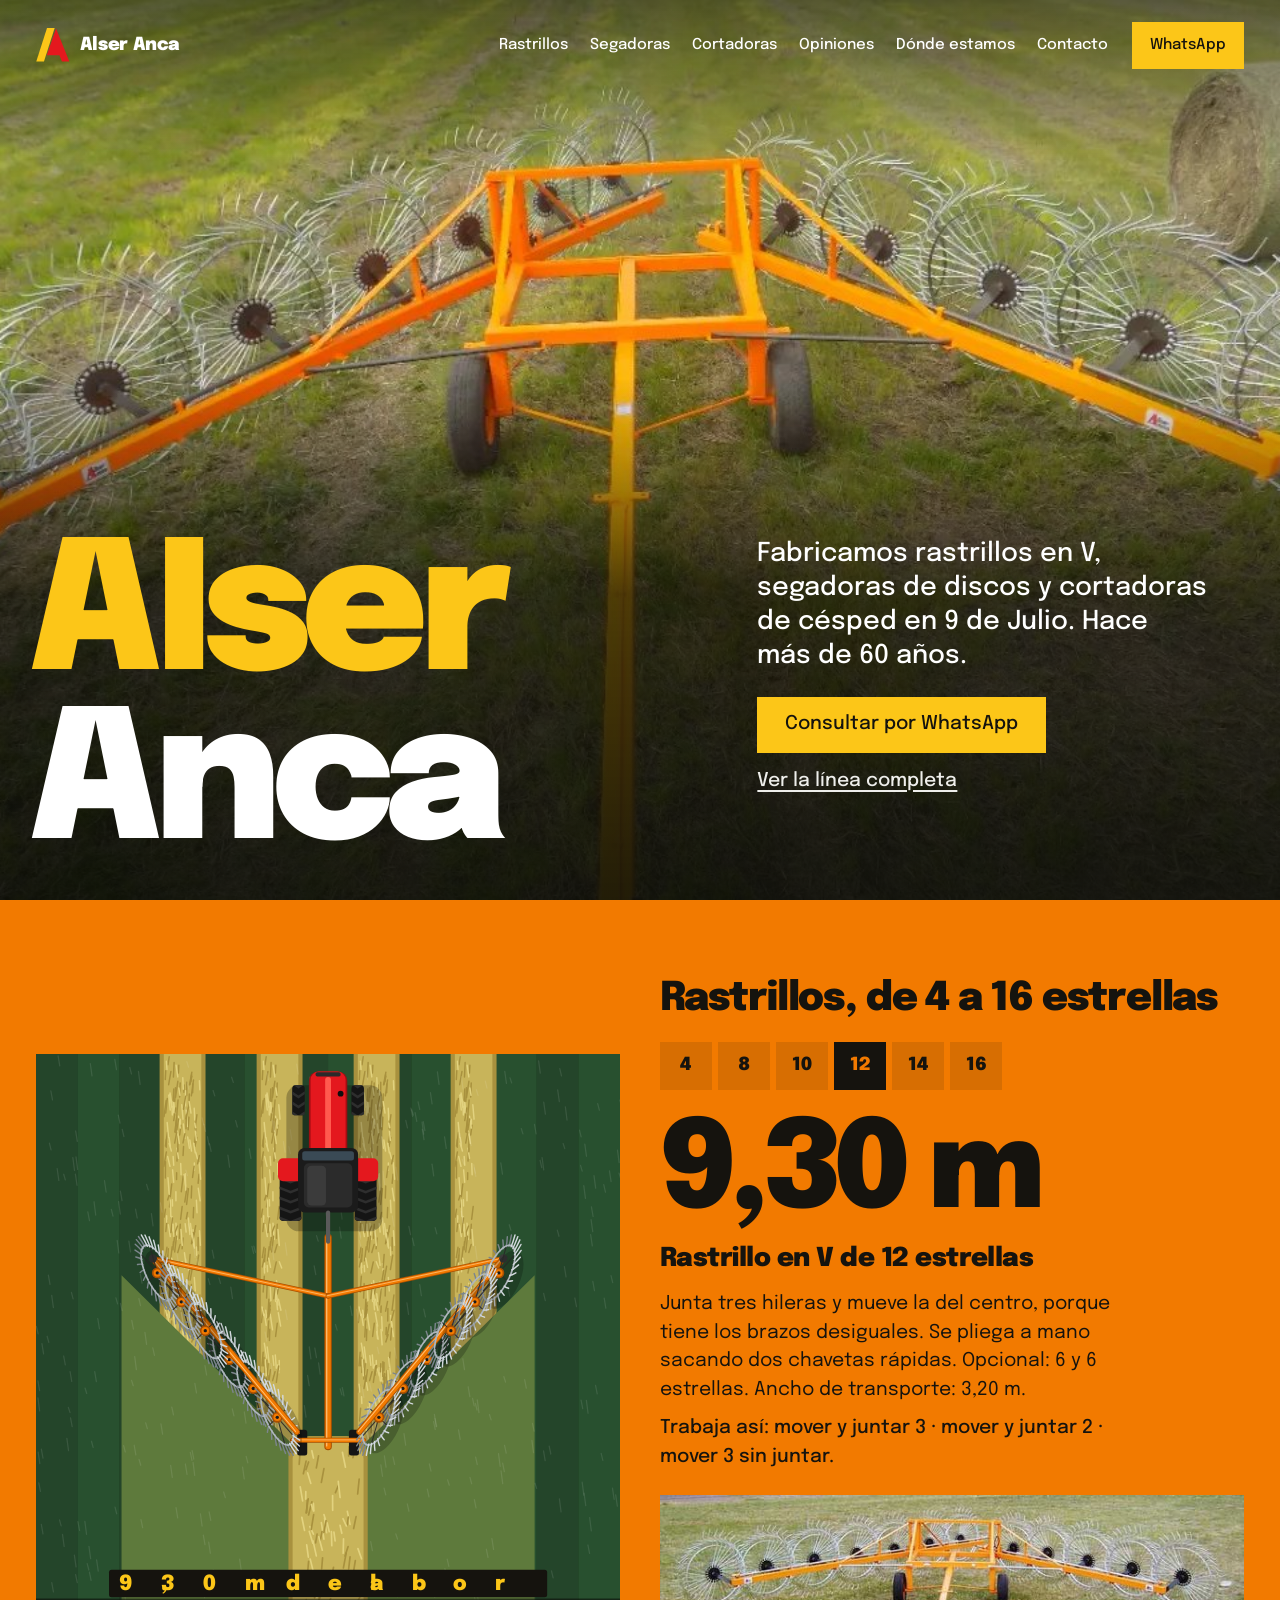
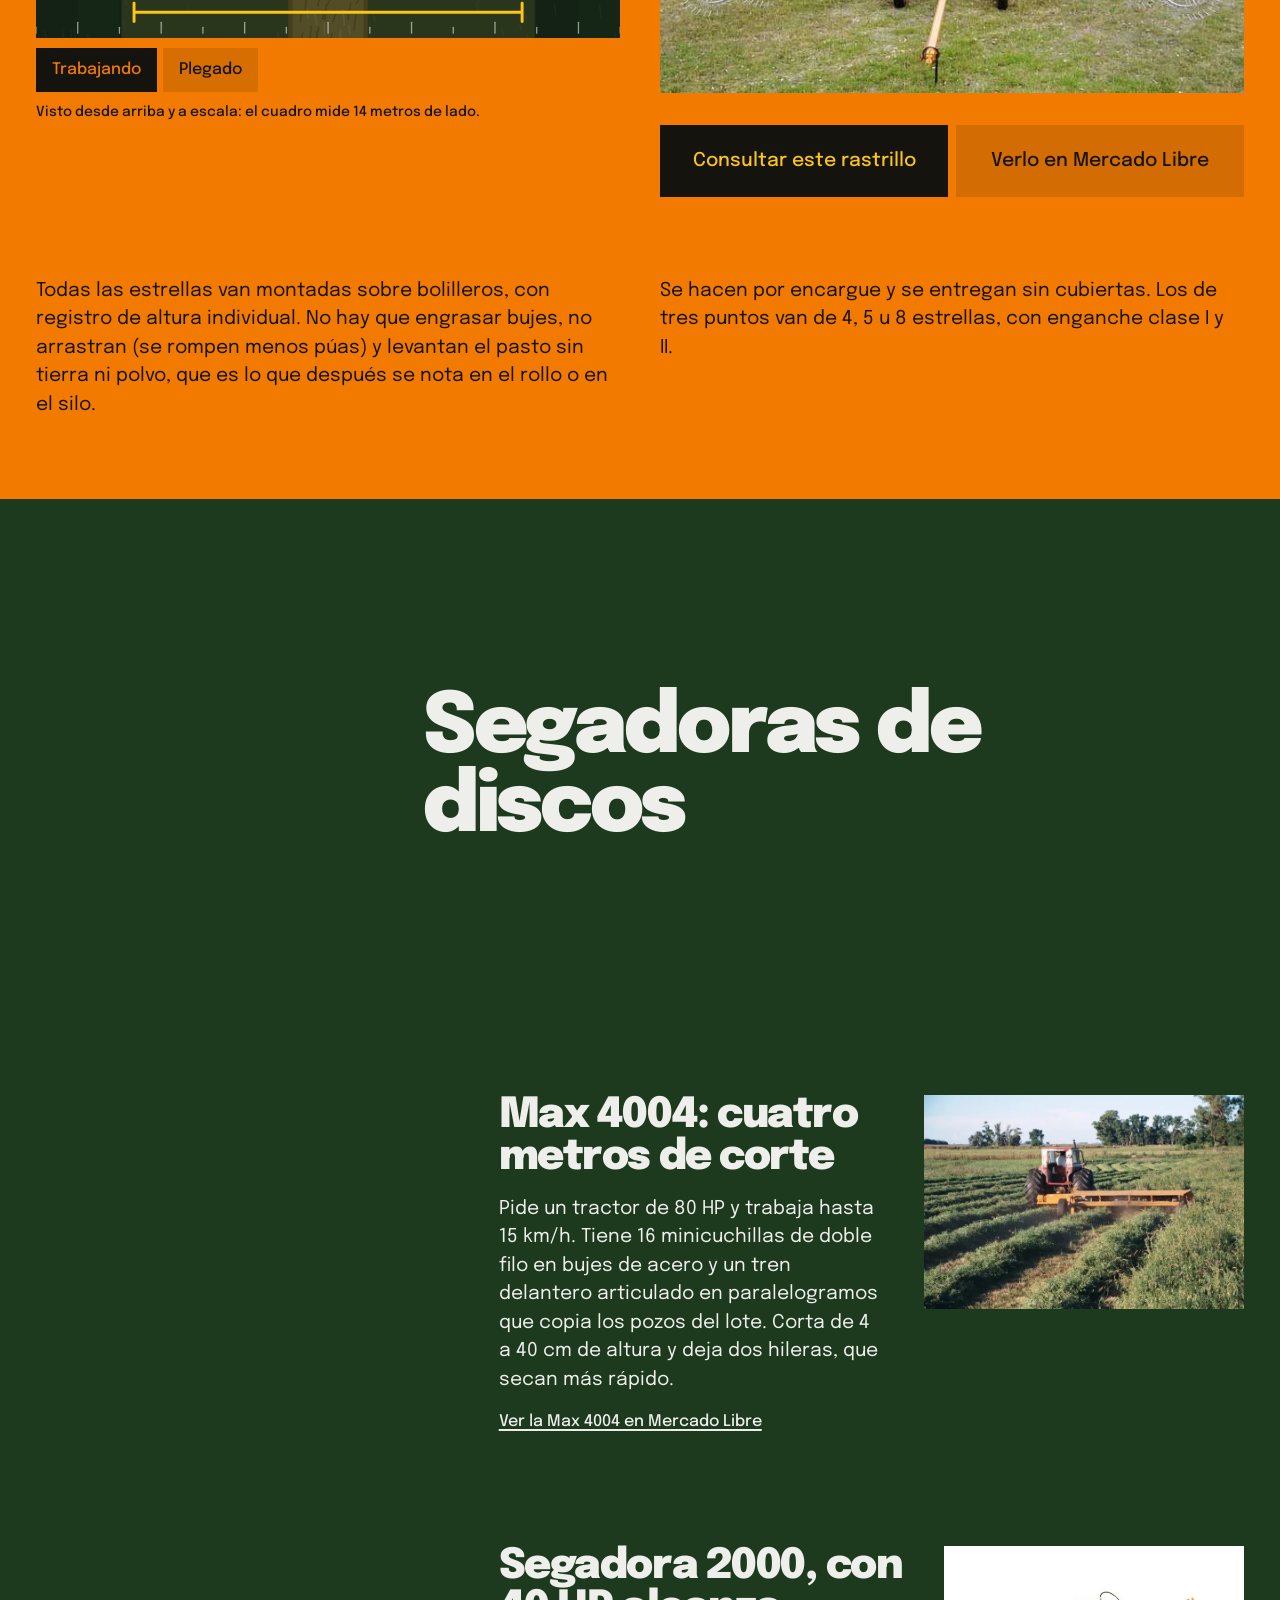
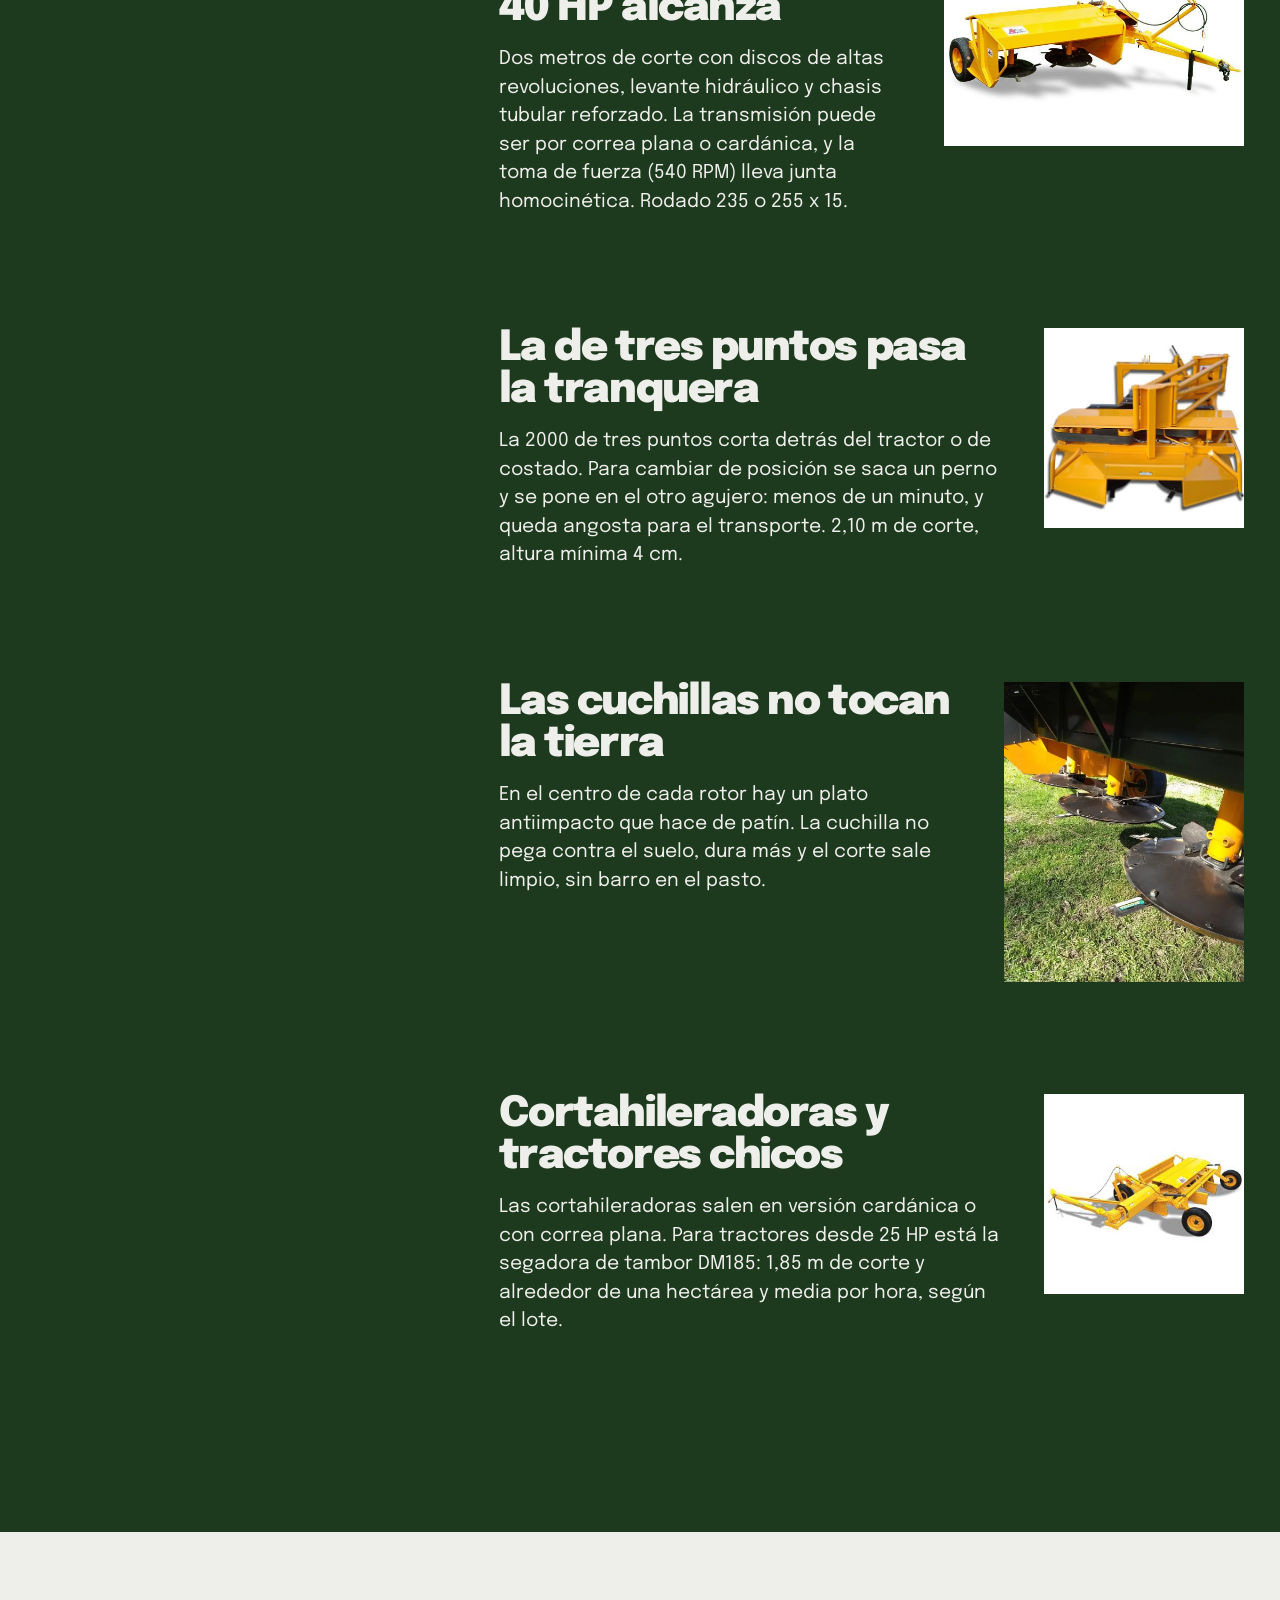
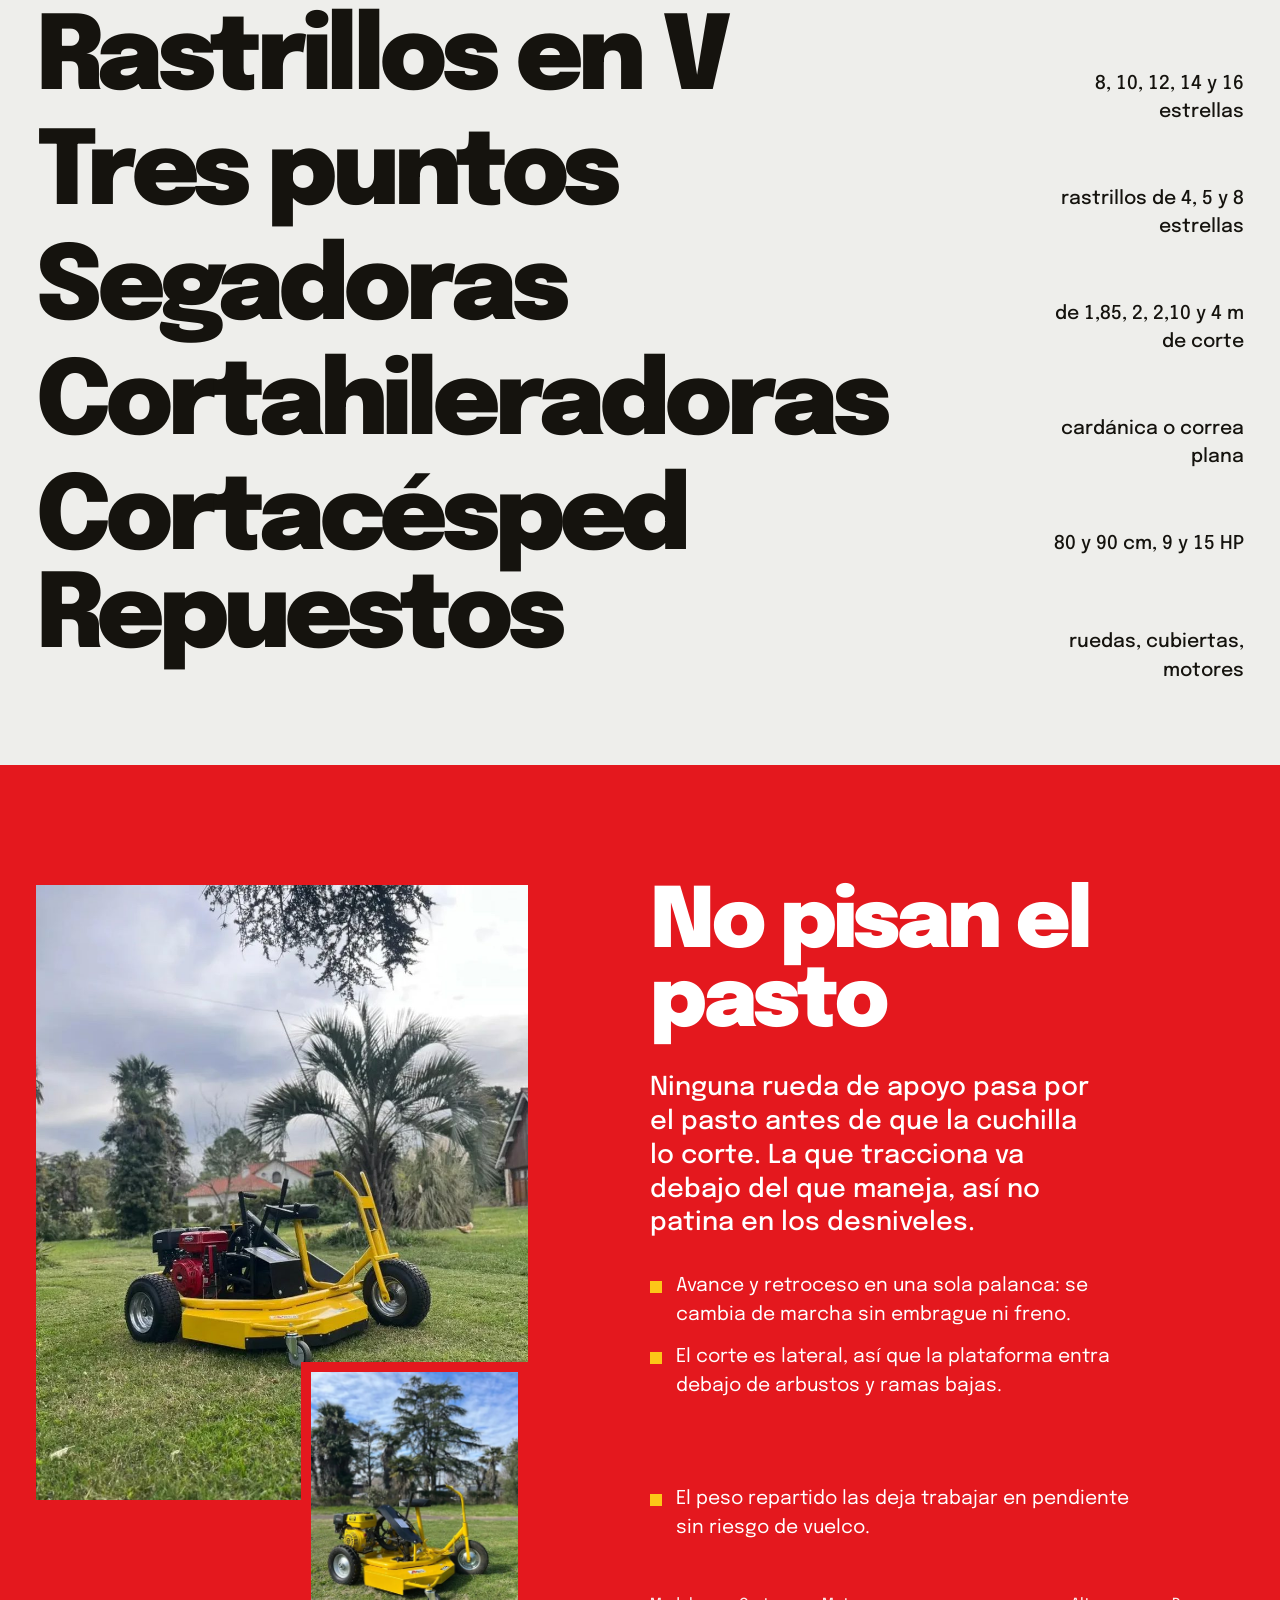
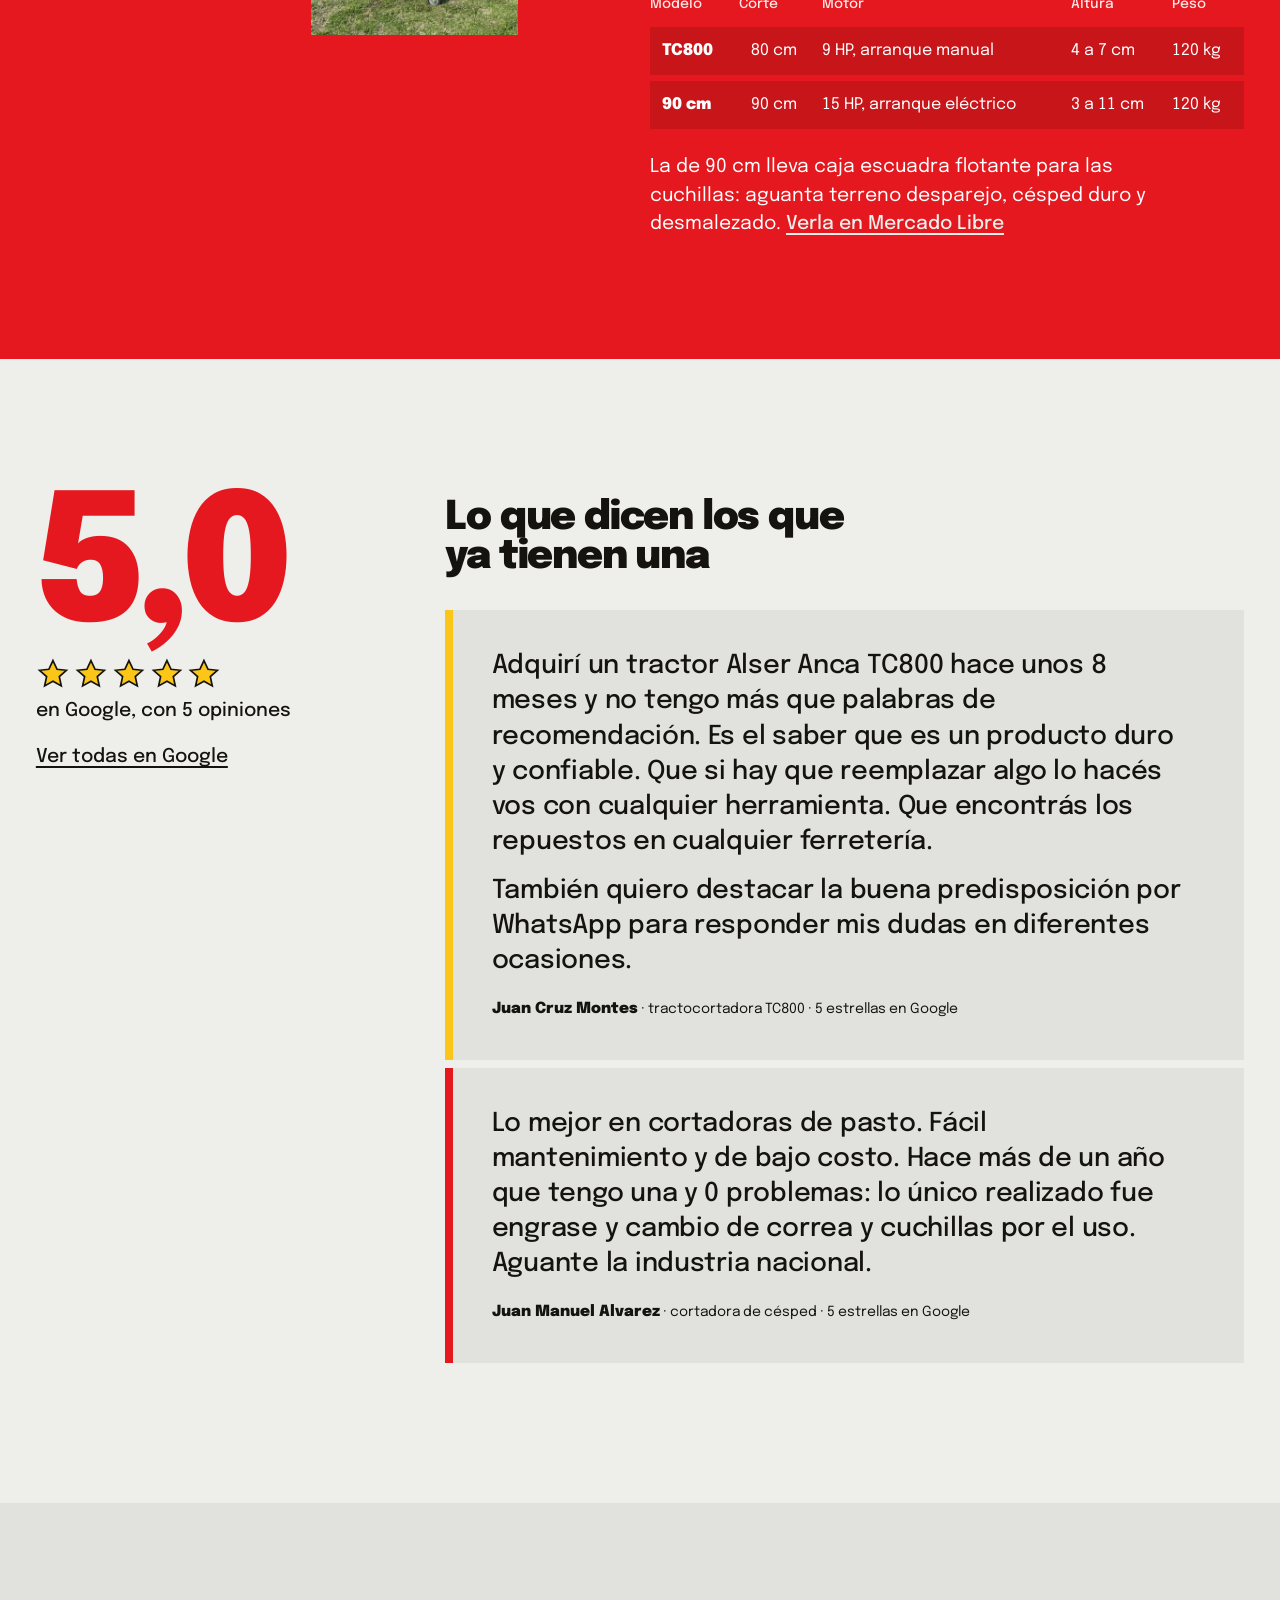
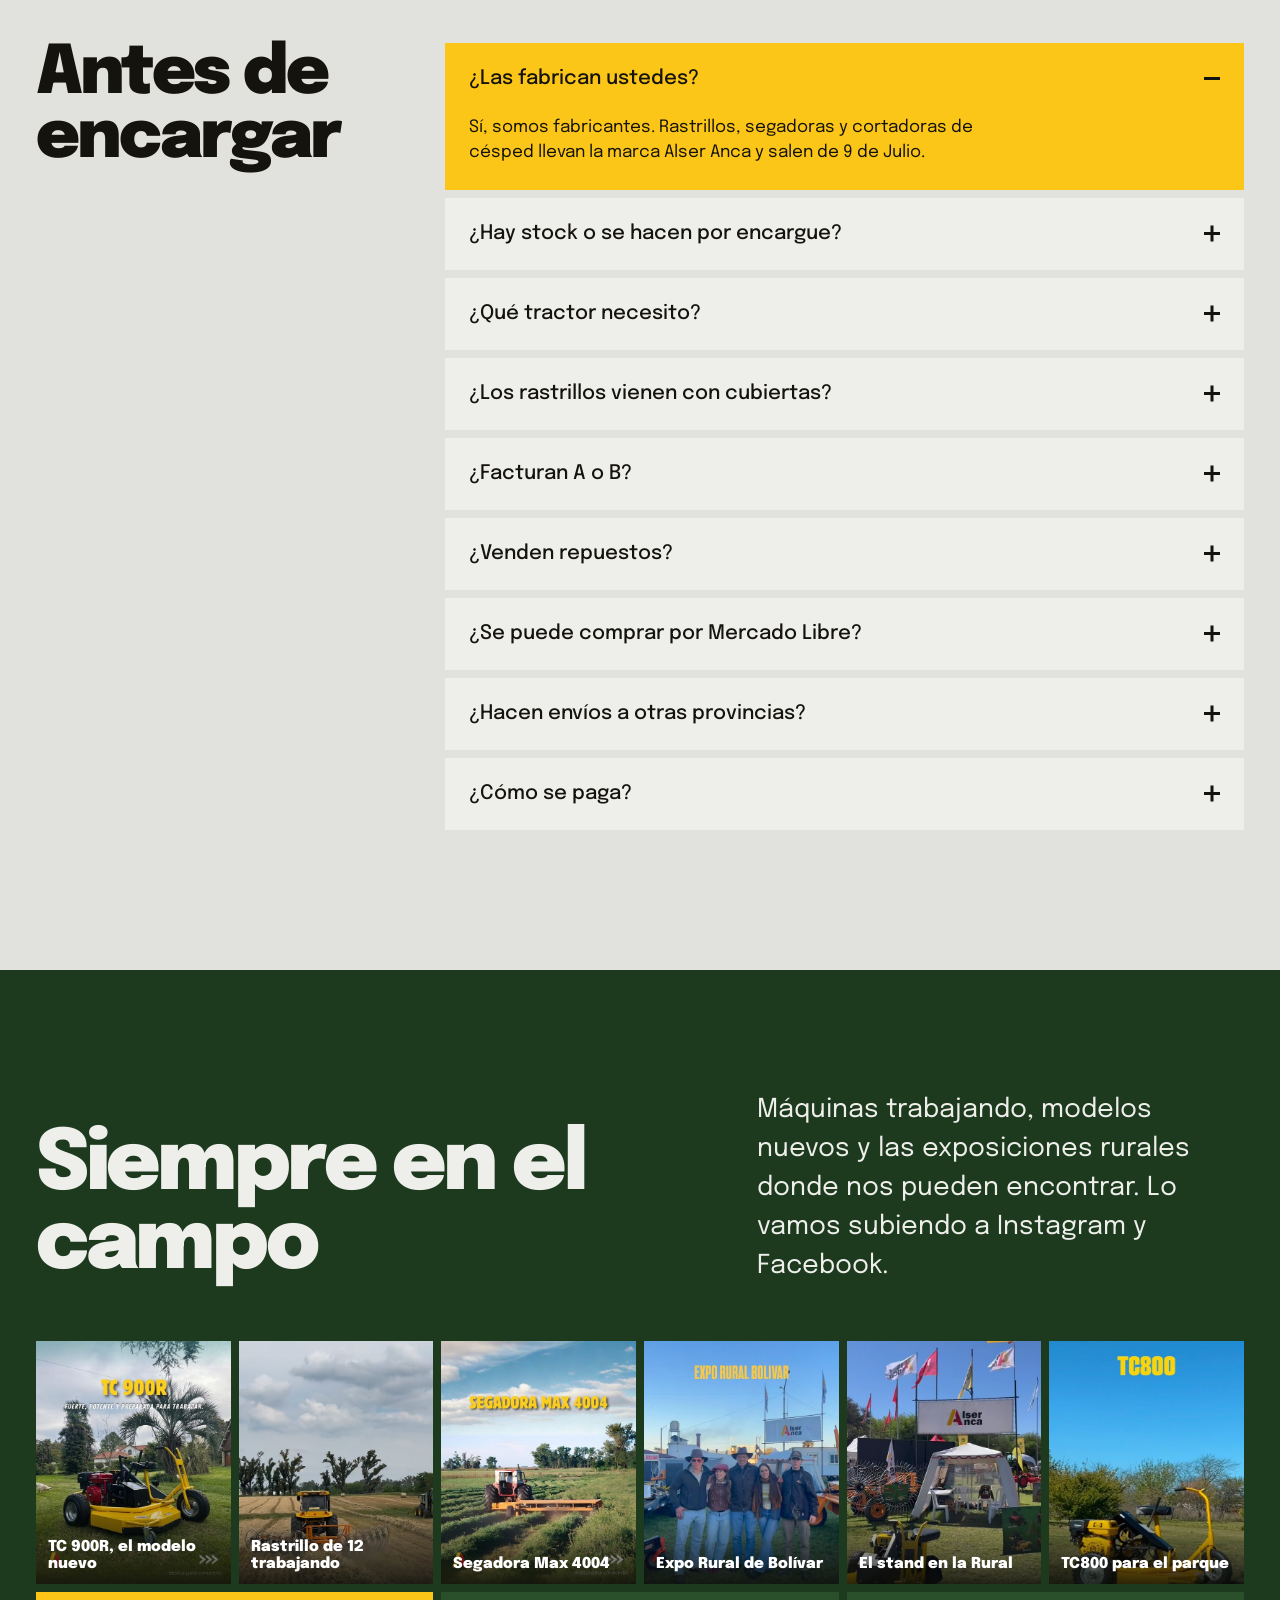
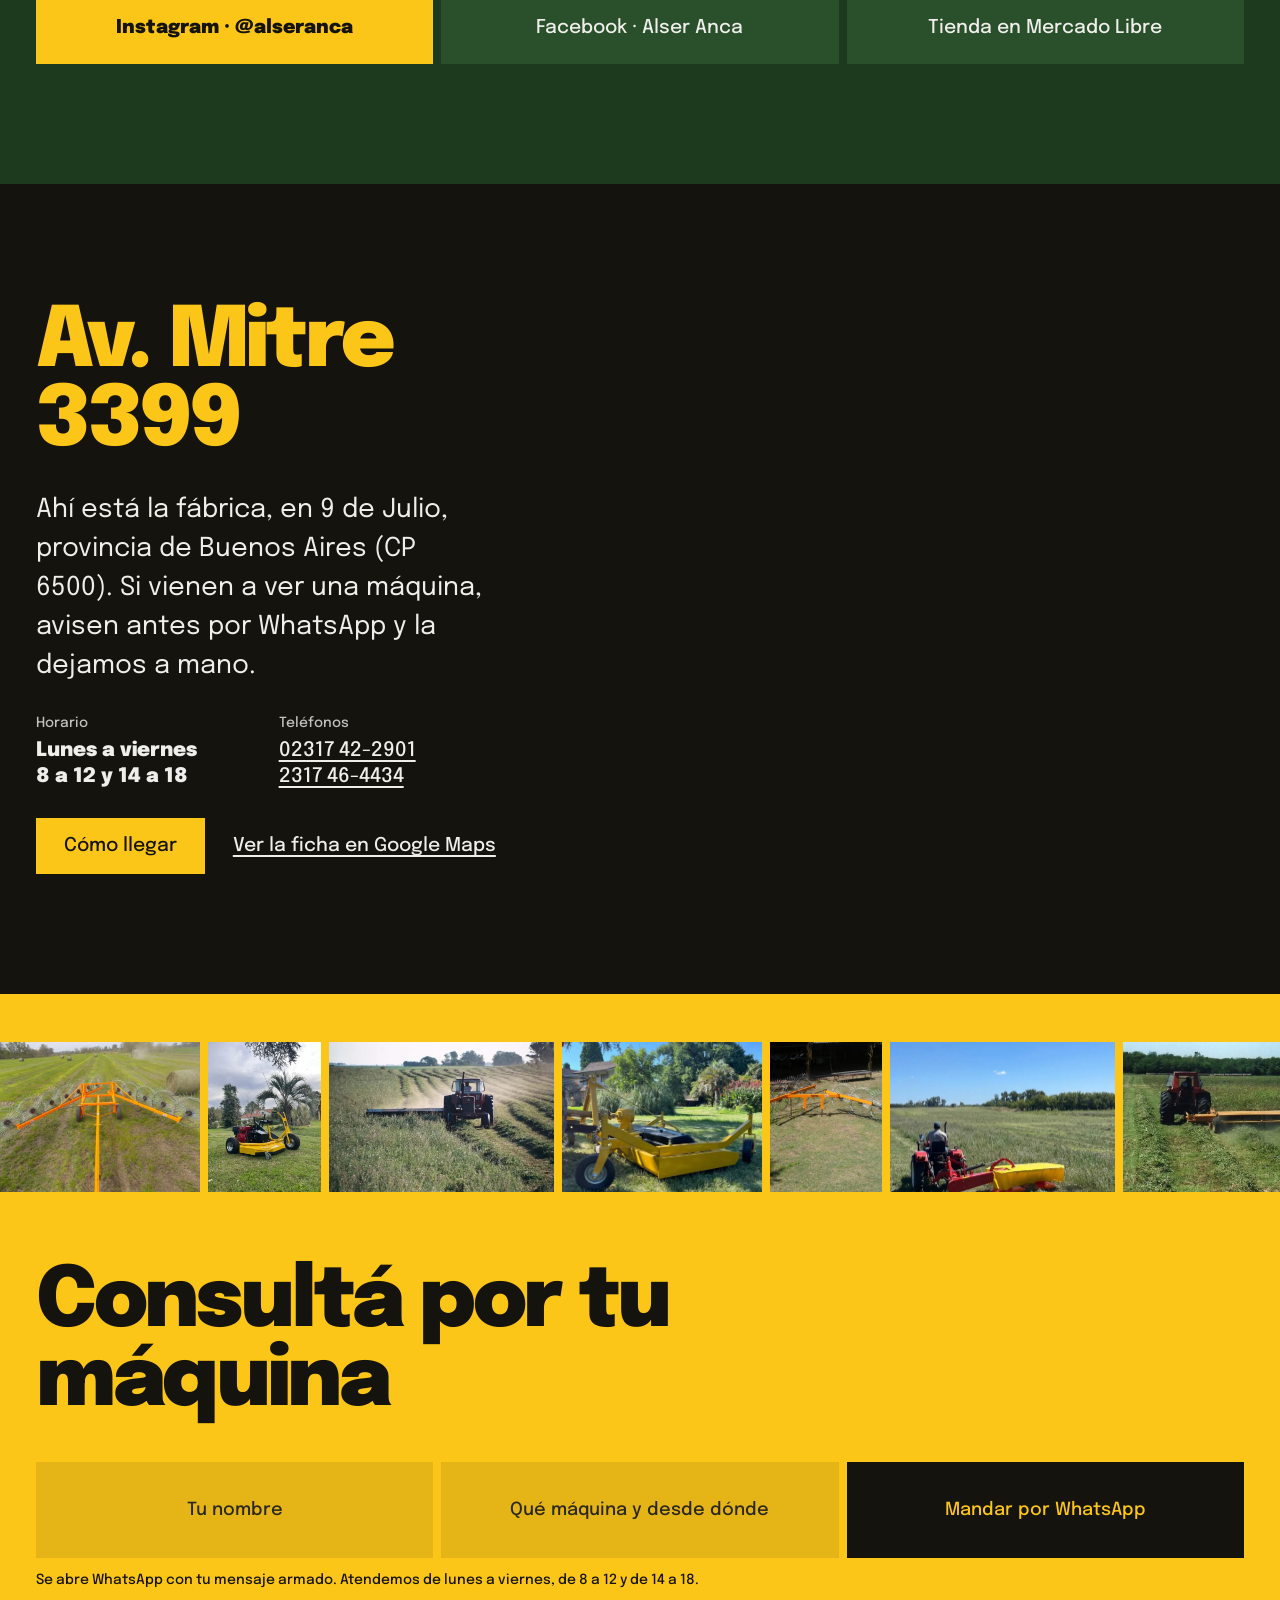
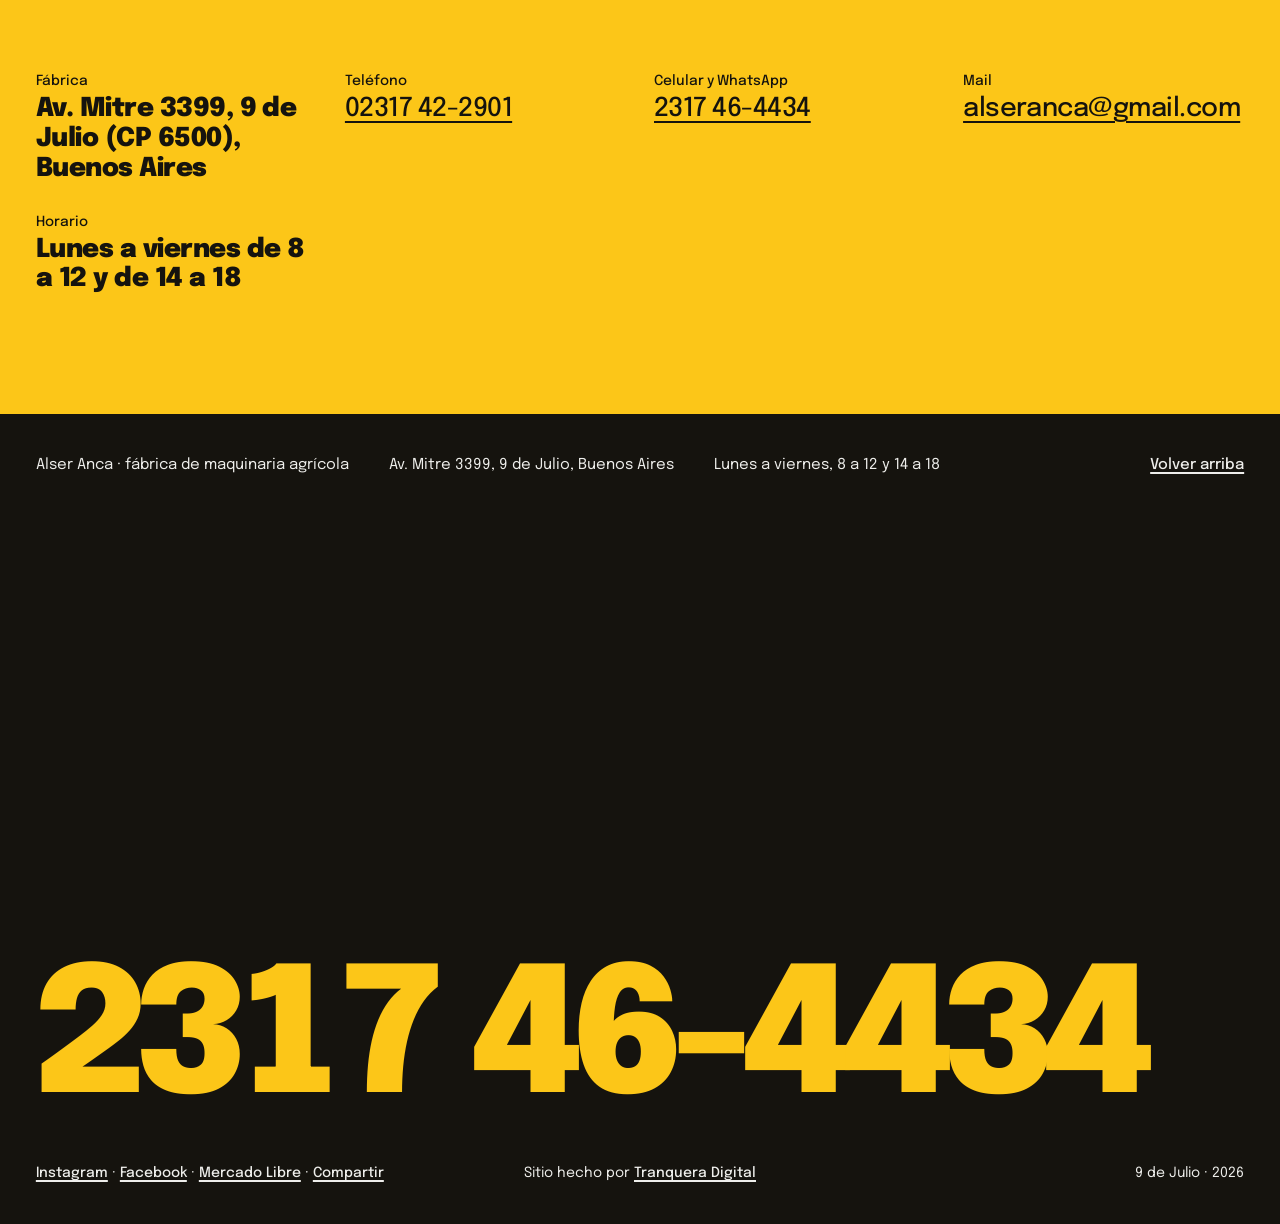
<file: index.html>
<!doctype html>
<html lang="es-AR">
<head>
<meta charset="utf-8">
<meta name="viewport" content="width=device-width, initial-scale=1">
<title>Alser Anca | Fábrica de rastrillos y segadoras en 9 de Julio</title>
<meta name="description" content="Fábrica de maquinaria agrícola en 9 de Julio, Buenos Aires: rastrillos en V de 8 a 16 estrellas, segadoras de discos de 2 y 4 metros, cortahileradoras y cortadoras de césped. Consultas por WhatsApp.">
<!-- MUESTRA: sacar el noindex cuando el sitio pase a alseranca.com.ar -->
<meta name="robots" content="noindex">
<link rel="canonical" href="https://alseranca.com.ar/">
<meta property="og:title" content="Alser Anca · Maquinaria agrícola en 9 de Julio">
<meta property="og:description" content="Rastrillos en V, segadoras de discos y cortadoras de césped. Fabricantes desde hace más de 60 años.">
<meta property="og:image" content="assets/img/rastrillo-v-12-estrellas-campo.jpg">
<meta property="og:type" content="website">
<meta name="theme-color" content="#FCC618">
<link rel="icon" href="assets/img/logo-alser-anca.svg" type="image/svg+xml">
<link rel="preconnect" href="https://fonts.googleapis.com">
<link rel="preconnect" href="https://fonts.gstatic.com" crossorigin>
<link href="https://fonts.googleapis.com/css2?family=Epilogue:wght@400;500;900&display=swap" rel="stylesheet">
<link rel="stylesheet" href="styles.css?v=10">
<script type="application/ld+json">
{
  "@context": "https://schema.org",
  "@type": "LocalBusiness",
  "@id": "https://alseranca.com.ar/#fabrica",
  "name": "Alser Anca",
  "description": "Fábrica de maquinaria agrícola: rastrillos en V, rastrillos de tres puntos, segadoras de discos, cortahileradoras y cortadoras de césped.",
  "url": "https://alseranca.com.ar/",
  "logo": "https://alseranca.com.ar/assets/img/logo-alser-anca.svg",
  "image": "https://alseranca.com.ar/assets/img/rastrillo-v-12-estrellas-campo.jpg",
  "telephone": "+54 2317 42-2901",
  "email": "alseranca@gmail.com",
  "address": {
    "@type": "PostalAddress",
    "streetAddress": "Av. Mitre 3399",
    "addressLocality": "9 de Julio",
    "postalCode": "6500",
    "addressRegion": "Buenos Aires",
    "addressCountry": "AR"
  },
  "geo": {"@type": "GeoCoordinates", "latitude": -35.4555786, "longitude": -60.9059053},
  "openingHoursSpecification": [
    {"@type": "OpeningHoursSpecification", "dayOfWeek": ["Monday","Tuesday","Wednesday","Thursday","Friday"], "opens": "08:00", "closes": "12:00"},
    {"@type": "OpeningHoursSpecification", "dayOfWeek": ["Monday","Tuesday","Wednesday","Thursday","Friday"], "opens": "14:00", "closes": "18:00"}
  ],
  "sameAs": ["https://www.instagram.com/alseranca/", "https://www.facebook.com/alser.anca/", "https://www.mercadolibre.com.ar/tienda/alser-anca", "https://maps.google.com/?cid=13103248731918909060"]
}
</script>
<script type="application/ld+json">
{
  "@context": "https://schema.org",
  "@type": "FAQPage",
  "mainEntity": [
    {"@type": "Question", "name": "¿Las fabrican ustedes?", "acceptedAnswer": {"@type": "Answer", "text": "Sí, somos fabricantes. Rastrillos, segadoras y cortadoras de césped llevan la marca Alser Anca y salen de 9 de Julio."}},
    {"@type": "Question", "name": "¿Hay stock o se hacen por encargue?", "acceptedAnswer": {"@type": "Answer", "text": "Los rastrillos en V se hacen por encargue. Escribinos por WhatsApp con el modelo y te decimos disponibilidad y plazo."}},
    {"@type": "Question", "name": "¿Qué tractor necesito?", "acceptedAnswer": {"@type": "Answer", "text": "Para la Max 4004, 80 HP. Para la Segadora 2000, 40 HP. Para la de tambor DM185, desde 25 HP. Los rastrillos de tres puntos van con enganche clase I y II."}},
    {"@type": "Question", "name": "¿Los rastrillos vienen con cubiertas?", "acceptedAnswer": {"@type": "Answer", "text": "No, se entregan sin cubiertas. Los de 14 y 16 estrellas llevan cuatro ruedas de apoyo 225 o 235 x 15."}},
    {"@type": "Question", "name": "¿Facturan A o B?", "acceptedAnswer": {"@type": "Answer", "text": "Sí, las dos."}},
    {"@type": "Question", "name": "¿Venden repuestos?", "acceptedAnswer": {"@type": "Answer", "text": "Sí: ruedas macizas 400 x 8 con bolilleros, ruedas inflables 650 x 8, cubiertas, cámaras 16 x 6.5 x 8 y motores de 15 HP de eje horizontal, entre otros."}},
    {"@type": "Question", "name": "¿Se puede comprar por Mercado Libre?", "acceptedAnswer": {"@type": "Answer", "text": "Sí, Alser Anca tiene tienda oficial en Mercado Libre."}}
  ]
}
</script>
</head>
<body>
<a class="skip" href="#rastrillos">Saltar al contenido</a>

<!-- ============ 1. AMARILLO: el nombre ============ -->
<header class="hero field field--photo" id="inicio">
  <nav class="bar" aria-label="Principal">
    <a class="bar__brand" href="#inicio" aria-label="Alser Anca, inicio">
      <svg class="mark" viewBox="0 0 240 244" aria-hidden="true"><path fill="#FCC618" d="M0 241 77 0h55L55 241z"/><path fill="#E4181E" d="M142 3l95 238h-53l-18-45H75z"/></svg>
      <span>Alser Anca</span>
    </a>
    <ul class="bar__links">
      <li><a href="#rastrillos">Rastrillos</a></li>
      <li><a href="#segadoras">Segadoras</a></li>
      <li><a href="#cortadoras">Cortadoras</a></li>
      <li><a href="#opiniones">Opiniones</a></li>
      <li><a href="#ubicacion">Dónde estamos</a></li>
      <li><a href="#contacto">Contacto</a></li>
    </ul>
    <a class="bar__cta" href="https://wa.me/5492317464434?text=Hola%20Alser%20Anca%2C%20quer%C3%ADa%20hacer%20una%20consulta." target="_blank" rel="noopener">WhatsApp</a>
  </nav>

  <picture class="hero__bg">
    <source media="(max-width: 760px)" srcset="assets/img/hero-rastrillo-v-pastura-celular.jpg" width="558" height="900">
    <img src="assets/img/hero-rastrillo-v-pastura.jpg" alt="Rastrillo en V de 12 estrellas Alser Anca, naranja, abierto sobre una pastura recién cortada" width="1200" height="675" fetchpriority="high">
  </picture>
  <h1 class="hero__name" aria-label="Alser Anca">
    <span class="line"><span class="line__in">Alser</span></span>
    <span class="line line--red"><span class="line__in">Anca</span></span>
  </h1>
  <div class="hero__foot">
    <p class="hero__lead">Fabricamos rastrillos en V, segadoras de discos y cortadoras de césped en 9&nbsp;de&nbsp;Julio. Hace más de 60 años.</p>
    <div class="hero__actions">
      <a class="btn btn--yellow" href="https://wa.me/5492317464434?text=Hola%20Alser%20Anca%2C%20quer%C3%ADa%20consultar%20por%20una%20m%C3%A1quina." target="_blank" rel="noopener">Consultar por WhatsApp</a>
      <a class="link link--light" href="#linea">Ver la línea completa</a>
    </div>
  </div>
</header>

<main>

<!-- ============ 2. NARANJA: rastrillos (la pieza interactiva) ============ -->
<section class="field field--orange rake" id="rastrillos" aria-labelledby="rake-title">
  <div class="rake__plate reveal">
    <canvas id="rakeCanvas" role="img" aria-label="Rastrillo visto desde arriba, dibujado a escala sobre la pastura, con el tractor, las estrellas y la hilera que deja"></canvas>
    <div class="rake__under">
      <div class="modes" role="group" aria-label="Posición del rastrillo">
        <button type="button" data-fold="0" aria-pressed="true">Trabajando</button>
        <button type="button" data-fold="1" aria-pressed="false">Plegado</button>
      </div>
      <p class="rake__scale">Visto desde arriba y a escala: el cuadro mide 14 metros de lado.</p>
    </div>
  </div>

  <div class="rake__side">
    <div class="rake__top reveal">
      <h2 id="rake-title" class="h-sec">Rastrillos, de 4 a 16 estrellas</h2>
      <div class="tabs" role="tablist" aria-label="Cantidad de estrellas">
        <button role="tab" data-n="4" aria-selected="false">4</button>
        <button role="tab" data-n="8" aria-selected="false">8</button>
        <button role="tab" data-n="10" aria-selected="false">10</button>
        <button role="tab" data-n="12" aria-selected="true">12</button>
        <button role="tab" data-n="14" aria-selected="false">14</button>
        <button role="tab" data-n="16" aria-selected="false">16</button>
      </div>
    </div>

    <div class="rake__mid reveal" aria-live="polite">
      <p class="rake__width"><span id="rkWidth">9,30</span>&nbsp;m</p>
      <h3 class="rake__model" id="rkModel">Rastrillo en V de 12 estrellas</h3>
      <p class="rake__desc" id="rkDesc">Junta tres hileras y mueve la del centro. Se pliega a mano sacando dos chavetas rápidas, en segundos. Ancho de transporte: 3,20&nbsp;m.</p>
      <p class="rake__rows" id="rkRows">Trabaja así: mover y juntar 3 · mover y juntar 2 · mover 3 sin juntar.</p>
      <img class="rake__photo" id="rkPhoto" src="assets/img/rastrillo-v-12-estrellas.jpg" alt="Rastrillo en V de 12 estrellas Alser Anca, naranja, abierto sobre el pasto" width="629" height="213" loading="lazy">
    </div>

    <div class="cells reveal">
      <a class="cell cell--ink" id="rkWa" href="https://wa.me/5492317464434" target="_blank" rel="noopener">Consultar este rastrillo</a>
      <a class="cell cell--tone" id="rkMl" href="https://articulo.mercadolibre.com.ar/MLA-4031760790" target="_blank" rel="noopener">Verlo en Mercado Libre</a>
    </div>
  </div>

  <div class="rake__why">
    <p class="reveal">Todas las estrellas van montadas sobre bolilleros, con registro de altura individual. No hay que engrasar bujes, no arrastran (se rompen menos púas) y levantan el pasto sin tierra ni polvo, que es lo que después se nota en el rollo o en el silo.</p>
    <p class="reveal">Se hacen por encargue y se entregan sin cubiertas. Los de tres puntos van de 4, 5 u 8 estrellas, con enganche clase I y II.</p>
  </div>
</section>

<!-- ============ 3. VERDE PASTURA: segadoras ============ -->
<section class="field field--green feats" id="segadoras" aria-labelledby="sega-title">
  <div class="feats__intro">
    <h2 id="sega-title" class="h-big reveal">Segadoras de discos</h2>
  </div>

  <article class="row">
    <div class="row__text">
      <h3 class="h-row reveal">Max 4004: cuatro metros de corte</h3>
      <p class="reveal">Pide un tractor de 80&nbsp;HP y trabaja hasta 15&nbsp;km/h. Tiene 16 minicuchillas de doble filo en bujes de acero y un tren delantero articulado en paralelogramos que copia los pozos del lote. Corta de 4 a 40&nbsp;cm de altura y deja dos hileras, que secan más rápido.</p>
      <p class="row__more reveal"><a class="link" href="https://articulo.mercadolibre.com.ar/MLA-3926977892" target="_blank" rel="noopener">Ver la Max 4004 en Mercado Libre</a></p>
    </div>
    <img class="row__pic row__pic--a reveal" src="assets/img/segadora-max-4004-cortando-alfalfa.jpg" alt="Segadora Max 4004 cortando alfalfa detrás de un tractor rojo" width="720" height="480" loading="lazy">
  </article>

  <article class="row">
    <div class="row__text">
      <h3 class="h-row reveal">Segadora 2000, con 40 HP alcanza</h3>
      <p class="reveal">Dos metros de corte con discos de altas revoluciones, levante hidráulico y chasis tubular reforzado. La transmisión puede ser por correa plana o cardánica, y la toma de fuerza (540&nbsp;RPM) lleva junta homocinética. Rodado 235 o 255&nbsp;x&nbsp;15.</p>
    </div>
    <img class="row__pic row__pic--b reveal" src="assets/img/segadora-2000-discos.jpg" alt="Segadora 2000 de discos Alser Anca, amarilla, vista de costado" width="590" height="229" loading="lazy">
  </article>

  <article class="row">
    <div class="row__text">
      <h3 class="h-row reveal">La de tres puntos pasa la tranquera</h3>
      <p class="reveal">La 2000 de tres puntos corta detrás del tractor o de costado. Para cambiar de posición se saca un perno y se pone en el otro agujero: menos de un minuto, y queda angosta para el transporte. 2,10&nbsp;m de corte, altura mínima 4&nbsp;cm.</p>
    </div>
    <img class="row__pic row__pic--c reveal" src="assets/img/segadora-2000-tres-puntos.jpg" alt="Segadora 2000 de tres puntos Alser Anca, vista de frente" width="404" height="337" loading="lazy">
  </article>

  <article class="row">
    <div class="row__text">
      <h3 class="h-row reveal">Las cuchillas no tocan la tierra</h3>
      <p class="reveal">En el centro de cada rotor hay un plato antiimpacto que hace de patín. La cuchilla no pega contra el suelo, dura más y el corte sale limpio, sin barro en el pasto.</p>
    </div>
    <img class="row__pic row__pic--d reveal" src="assets/img/segadora-platos-antiimpacto.jpg" alt="Detalle de los platos antiimpacto debajo de una segadora de discos" width="900" height="1125" loading="lazy">
  </article>

  <article class="row">
    <div class="row__text">
      <h3 class="h-row reveal">Cortahileradoras y tractores chicos</h3>
      <p class="reveal">Las cortahileradoras salen en versión cardánica o con correa plana. Para tractores desde 25&nbsp;HP está la segadora de tambor DM185: 1,85&nbsp;m de corte y alrededor de una hectárea y media por hora, según el lote.</p>
      <!-- A CONFIRMAR: medidas y potencia de las cortahileradoras (la web vieja solo tenía las fotos) -->
    </div>
    <img class="row__pic row__pic--c reveal" src="assets/img/cortahileradora-cardanica.jpg" alt="Cortahileradora cardánica Alser Anca, amarilla" width="300" height="149" loading="lazy">
  </article>
</section>

<!-- ============ 4. PAPEL: la línea completa como cartel ============ -->
<section class="field field--paper poster" id="linea" aria-labelledby="linea-title">
  <h2 id="linea-title" class="sr-only">Línea completa de Alser Anca</h2>
  <ul class="poster__list">
    <li><a href="#rastrillos"><span class="poster__w">Rastrillos en V</span><span class="poster__d">8, 10, 12, 14 y 16 estrellas</span></a></li>
    <li><a href="#rastrillos"><span class="poster__w">Tres puntos</span><span class="poster__d">rastrillos de 4, 5 y 8 estrellas</span></a></li>
    <li><a href="#segadoras"><span class="poster__w">Segadoras</span><span class="poster__d">de 1,85, 2, 2,10 y 4 m de corte</span></a></li>
    <li><a href="#segadoras"><span class="poster__w">Cortahileradoras</span><span class="poster__d">cardánica o correa plana</span></a></li>
    <li><a href="#cortadoras"><span class="poster__w">Cortacésped</span><span class="poster__d">80 y 90 cm, 9 y 15 HP</span></a></li>
    <li><a href="#repuestos"><span class="poster__w">Repuestos</span><span class="poster__d">ruedas, cubiertas, motores</span></a></li>
  </ul>
</section>

<!-- ============ 5. ROJO: cortadoras de césped ============ -->
<section class="field field--red mow" id="cortadoras" aria-labelledby="mow-title">
  <div class="mow__pics">
    <img class="mow__big reveal" src="assets/img/tractocortadora-90-cm-parque.jpg" alt="Tractocortadora Alser Anca de 90 cm, amarilla, sobre el césped de un parque con palmeras" width="900" height="1125" loading="lazy">
    <img class="mow__small reveal" src="assets/img/tractocortadora-tc800-9-hp.jpg" alt="Tractocortadora TC800 de 9 HP Alser Anca en un jardín" width="900" height="1125" loading="lazy">
  </div>
  <div class="mow__text">
    <h2 id="mow-title" class="h-big reveal">No pisan el pasto</h2>
    <p class="mow__lead reveal">Ninguna rueda de apoyo pasa por el pasto antes de que la cuchilla lo corte. La que tracciona va debajo del que maneja, así no patina en los desniveles.</p>
    <ul class="mow__points">
      <li class="reveal">Avance y retroceso en una sola palanca: se cambia de marcha sin embrague ni freno.</li>
      <li class="reveal">El corte es lateral, así que la plataforma entra debajo de arbustos y ramas bajas.</li>
      <li class="reveal">Giran corto: rodean un árbol cortando, sin alejarse.</li>
      <li class="reveal">El peso repartido las deja trabajar en pendiente sin riesgo de vuelco.</li>
    </ul>
    <table class="specs reveal">
      <caption class="sr-only">Modelos de cortadoras de césped</caption>
      <thead><tr><th scope="col">Modelo</th><th scope="col">Corte</th><th scope="col">Motor</th><th scope="col">Altura</th><th scope="col">Peso</th></tr></thead>
      <tbody>
        <tr><th scope="row">TC800</th><td>80 cm</td><td>9 HP, arranque manual</td><td>4 a 7 cm</td><td>120 kg</td></tr>
        <tr><th scope="row">90 cm</th><td>90 cm</td><td>15 HP, arranque eléctrico</td><td>3 a 11 cm</td><td>120 kg</td></tr>
      </tbody>
    </table>
    <p class="mow__note reveal">La de 90&nbsp;cm lleva caja escuadra flotante para las cuchillas: aguanta terreno desparejo, césped duro y desmalezado. <a class="link link--light" href="https://articulo.mercadolibre.com.ar/MLA-3948970706" target="_blank" rel="noopener">Verla en Mercado Libre</a></p>
  </div>
</section>

<!-- ============ 6. PAPEL: opiniones (reseñas reales de Google) ============ -->
<section class="field field--paper revs" id="opiniones" aria-labelledby="revs-title">
  <div class="revs__score reveal">
    <p class="revs__num">5,0</p>
    <p class="revs__stars" aria-hidden="true"><svg viewBox="0 0 24 24"><path d="M12 2.5l2.9 6.2 6.6.7-5 4.5 1.4 6.6L12 17.2l-5.9 3.3 1.4-6.6-5-4.5 6.6-.7z"/></svg><svg viewBox="0 0 24 24"><path d="M12 2.5l2.9 6.2 6.6.7-5 4.5 1.4 6.6L12 17.2l-5.9 3.3 1.4-6.6-5-4.5 6.6-.7z"/></svg><svg viewBox="0 0 24 24"><path d="M12 2.5l2.9 6.2 6.6.7-5 4.5 1.4 6.6L12 17.2l-5.9 3.3 1.4-6.6-5-4.5 6.6-.7z"/></svg><svg viewBox="0 0 24 24"><path d="M12 2.5l2.9 6.2 6.6.7-5 4.5 1.4 6.6L12 17.2l-5.9 3.3 1.4-6.6-5-4.5 6.6-.7z"/></svg><svg viewBox="0 0 24 24"><path d="M12 2.5l2.9 6.2 6.6.7-5 4.5 1.4 6.6L12 17.2l-5.9 3.3 1.4-6.6-5-4.5 6.6-.7z"/></svg></p>
    <p class="revs__meta">en Google, con 5 opiniones</p>
    <a class="link" href="https://maps.google.com/?cid=13103248731918909060" target="_blank" rel="noopener">Ver todas en Google</a>
  </div>
  <div class="revs__list">
    <h2 id="revs-title" class="h-sec reveal">Lo que dicen los que ya tienen una</h2>
    <figure class="rev reveal">
      <blockquote><p>Adquirí un tractor Alser Anca TC800 hace unos 8 meses y no tengo más que palabras de recomendación. Es el saber que es un producto duro y confiable. Que si hay que reemplazar algo lo hacés vos con cualquier herramienta. Que encontrás los repuestos en cualquier ferretería.</p>
      <p>También quiero destacar la buena predisposición por WhatsApp para responder mis dudas en diferentes ocasiones.</p></blockquote>
      <figcaption><strong>Juan Cruz Montes</strong> · tractocortadora TC800 · 5 estrellas en Google</figcaption>
    </figure>
    <figure class="rev reveal">
      <blockquote><p>Lo mejor en cortadoras de pasto. Fácil mantenimiento y de bajo costo. Hace más de un año que tengo una y 0 problemas: lo único realizado fue engrase y cambio de correa y cuchillas por el uso. Aguante la industria nacional.</p></blockquote>
      <figcaption><strong>Juan Manuel Alvarez</strong> · cortadora de césped · 5 estrellas en Google</figcaption>
    </figure>
  </div>
</section>

<!-- ============ 7. PAPEL: preguntas ============ -->
<section class="field field--paper2 faq" id="preguntas" aria-labelledby="faq-title">
  <h2 id="faq-title" class="faq__title h-big reveal">Antes de encargar</h2>
  <div class="faq__list">
    <details name="faq" class="reveal" open>
      <summary>¿Las fabrican ustedes?</summary>
      <p>Sí, somos fabricantes. Rastrillos, segadoras y cortadoras de césped llevan la marca Alser Anca y salen de 9 de Julio.</p>
    </details>
    <details name="faq" class="reveal">
      <summary>¿Hay stock o se hacen por encargue?</summary>
      <p>Los rastrillos en V se hacen por encargue. Escribinos por WhatsApp con el modelo y te decimos disponibilidad y plazo.</p>
    </details>
    <details name="faq" class="reveal">
      <summary>¿Qué tractor necesito?</summary>
      <p>Para la Max 4004, 80&nbsp;HP. Para la Segadora 2000, 40&nbsp;HP. Para la de tambor DM185, desde 25&nbsp;HP. Los rastrillos de tres puntos van con enganche clase I y II.</p>
    </details>
    <details name="faq" class="reveal">
      <summary>¿Los rastrillos vienen con cubiertas?</summary>
      <p>No, se entregan sin cubiertas. Los de 14 y 16 estrellas llevan cuatro ruedas de apoyo 225 o 235&nbsp;x&nbsp;15.</p>
    </details>
    <details name="faq" class="reveal">
      <summary>¿Facturan A o B?</summary>
      <p>Sí, las dos.</p>
    </details>
    <details name="faq" class="reveal" id="repuestos">
      <summary>¿Venden repuestos?</summary>
      <p>Sí: ruedas macizas 400&nbsp;x&nbsp;8 con bolilleros, ruedas inflables 650&nbsp;x&nbsp;8, cubiertas, cámaras 16&nbsp;x&nbsp;6.5&nbsp;x&nbsp;8 y motores de 15&nbsp;HP de eje horizontal, con arranque manual o eléctrico, entre otros.</p>
    </details>
    <details name="faq" class="reveal">
      <summary>¿Se puede comprar por Mercado Libre?</summary>
      <p>Sí, tenemos tienda oficial: <a class="link" href="https://www.mercadolibre.com.ar/tienda/alser-anca" target="_blank" rel="noopener">Alser Anca en Mercado Libre</a>. Ahí también están los tractores cortacésped de otras líneas, como el de giro cero de 17&nbsp;HP.</p>
    </details>
    <details name="faq" class="reveal">
      <summary>¿Hacen envíos a otras provincias?</summary>
      <!-- A CONFIRMAR: envíos y zonas --><!-- taste-skill-ignore -->
      <p>Lorem ipsum dolor sit amet, consectetur adipiscing elit. Sed do eiusmod tempor incididunt.</p>
    </details>
    <details name="faq" class="reveal">
      <summary>¿Cómo se paga?</summary>
      <!-- A CONFIRMAR: formas de pago (transferencia, cheque, financiación) --><!-- taste-skill-ignore -->
      <p>Lorem ipsum dolor sit amet, consectetur adipiscing elit. Ut enim ad minim veniam.</p>
    </details>
  </div>
</section>

<!-- ============ 8. VERDE: redes ============ -->
<section class="field field--green redes" id="redes" aria-labelledby="redes-title">
  <div class="redes__head">
    <h2 id="redes-title" class="h-big reveal">Siempre en el campo</h2>
    <p class="redes__lead reveal">Máquinas trabajando, modelos nuevos y las exposiciones rurales donde nos pueden encontrar. Lo vamos subiendo a Instagram y Facebook.</p>
  </div>
  <ul class="redes__grid">
    <li class="reveal"><a href="https://www.instagram.com/p/Dd4GRm4DlD_/" target="_blank" rel="noopener"><img src="assets/img/ig-tractocortadora-tc900r.jpg" alt="Tractocortadora TC 900R amarilla de Alser Anca sobre el pasto" width="540" height="675" loading="lazy"><span>TC 900R, el modelo nuevo</span></a></li>
    <li class="reveal"><a href="https://www.instagram.com/p/Deb7nfZuyuG/" target="_blank" rel="noopener"><img src="assets/img/ig-rastrillo-v-12-estrellas-trabajando.jpg" alt="Rastrillo en V de 12 estrellas trabajando detrás de un tractor amarillo" width="540" height="675" loading="lazy"><span>Rastrillo de 12 trabajando</span></a></li>
    <li class="reveal"><a href="https://www.instagram.com/p/DfCrb0BlSNw/" target="_blank" rel="noopener"><img src="assets/img/ig-segadora-max-4004-alfalfa.jpg" alt="Segadora Max 4004 cortando una pastura detrás de un tractor rojo" width="540" height="675" loading="lazy"><span>Segadora Max 4004</span></a></li>
    <li class="reveal"><a href="https://www.instagram.com/p/DdbWWWXubQi/" target="_blank" rel="noopener"><img src="assets/img/ig-equipo-alser-anca-expo-rural-bolivar.jpg" alt="El equipo de Alser Anca en la Expo Rural de Bolívar" width="540" height="675" loading="lazy"><span>Expo Rural de Bolívar</span></a></li>
    <li class="reveal"><a href="https://www.instagram.com/p/DeHzv8ypsqu/" target="_blank" rel="noopener"><img src="assets/img/ig-stand-alser-anca-sociedad-rural-9-de-julio.jpg" alt="Stand de Alser Anca con rastrillos y cortadoras en una exposición rural" width="540" height="675" loading="lazy"><span>El stand en la Rural</span></a></li>
    <li class="reveal"><a href="https://www.instagram.com/p/DexC8n8JzAt/" target="_blank" rel="noopener"><img src="assets/img/ig-tractocortadora-tc800.jpg" alt="Tractocortadora TC800 amarilla en un parque" width="540" height="675" loading="lazy"><span>TC800 para el parque</span></a></li>
  </ul>
  <div class="cells cells--3 redes__links reveal">
    <a class="cell cell--yellow" href="https://www.instagram.com/alseranca/" target="_blank" rel="noopener">Instagram · @alseranca</a>
    <a class="cell cell--line" href="https://www.facebook.com/alser.anca/" target="_blank" rel="noopener">Facebook · Alser Anca</a>
    <a class="cell cell--line" href="https://www.mercadolibre.com.ar/tienda/alser-anca" target="_blank" rel="noopener">Tienda en Mercado Libre</a>
  </div>
</section>

<!-- ============ 9. NEGRO: ubicación ============ -->
<section class="field field--ink ubi" id="ubicacion" aria-labelledby="ubi-title">
  <div class="ubi__text">
    <h2 id="ubi-title" class="h-big reveal">Av. Mitre 3399</h2>
    <p class="ubi__lead reveal">Ahí está la fábrica, en 9 de Julio, provincia de Buenos Aires (CP 6500). Si vienen a ver una máquina, avisen antes por WhatsApp y la dejamos a mano.</p>
    <dl class="ubi__data reveal">
      <div><dt>Horario</dt><dd>Lunes a viernes<br>8 a 12 y 14 a 18</dd></div>
      <div><dt>Teléfonos</dt><dd><a class="link link--light" href="tel:+542317422901">02317 42-2901</a><br><a class="link link--light" href="https://wa.me/5492317464434" target="_blank" rel="noopener">2317 46-4434</a></dd></div>
    </dl>
    <div class="ubi__actions reveal">
      <a class="btn btn--yellow" href="https://www.google.com/maps/dir/?api=1&amp;destination=-35.4555786,-60.9059053" target="_blank" rel="noopener">Cómo llegar</a>
      <a class="link link--light" href="https://maps.google.com/?cid=13103248731918909060" target="_blank" rel="noopener">Ver la ficha en Google Maps</a>
    </div>
  </div>
  <iframe class="ubi__map" title="Mapa: Alser Anca, Av. Mitre 3399, 9 de Julio" src="https://maps.google.com/maps?q=-35.4555786,-60.9059053&amp;z=15&amp;output=embed" loading="lazy" referrerpolicy="no-referrer-when-downgrade"></iframe>
</section>

<!-- ============ 10. AMARILLO: contacto ============ -->
<section class="field field--yellow contact" id="contacto" aria-labelledby="contact-title">
  <div class="strip" aria-hidden="true">
    <div class="strip__track">
      <img src="assets/img/rastrillo-v-12-estrellas-campo.jpg" alt="" width="200" height="150">
      <img src="assets/img/tractocortadora-90-cm-15-hp.jpg" alt="" width="120" height="150">
      <img src="assets/img/segadora-cortando-pastura.jpg" alt="" width="225" height="150">
      <img src="assets/img/desmalezadora-180-tres-puntos.jpg" alt="" width="120" height="150">
      <img src="assets/img/rastrillo-3-puntos-8-estrellas-campo.jpg" alt="" width="200" height="150">
      <img src="assets/img/segadora-tambor-dm185.jpg" alt="" width="120" height="150">
      <img src="assets/img/segadora-max-4004-trabajando.jpg" alt="" width="225" height="150">
      <img src="assets/img/segadora-discos-tres-puntos-campo.jpg" alt="" width="120" height="150">
      <img src="assets/img/rastrillo-v-16-estrellas-campo.jpg" alt="" width="221" height="150">
      <img src="assets/img/motor-15-hp-eje-horizontal.jpg" alt="" width="120" height="150">
      <img src="assets/img/segadora-max-4004-tractor.jpg" alt="" width="236" height="150">
      <img src="assets/img/rueda-650x8.jpg" alt="" width="120" height="150">
    </div>
  </div>

  <div class="contact__body">
    <h2 id="contact-title" class="h-big reveal">Consultá por tu máquina</h2>
    <form class="cells cells--3 reveal" id="waForm" action="https://wa.me/5492317464434" method="get" target="_blank">
      <label class="sr-only" for="fName">Tu nombre</label>
      <input class="cell cell--input" id="fName" name="nombre" placeholder="Tu nombre" autocomplete="name" required>
      <label class="sr-only" for="fWhat">Qué máquina y desde dónde</label>
      <input class="cell cell--input" id="fWhat" name="maquina" placeholder="Qué máquina y desde dónde" required>
      <button class="cell cell--ink" type="submit">Mandar por WhatsApp</button>
    </form>
    <p class="contact__small">Se abre WhatsApp con tu mensaje armado. Atendemos de lunes a viernes, de 8 a 12 y de 14 a 18.</p>

    <div class="contact__grid contact__grid--solo">
      <dl class="contact__data reveal">
        <div><dt>Fábrica</dt><dd>Av. Mitre 3399, 9 de Julio (CP 6500), Buenos Aires</dd></div>
        <div><dt>Teléfono</dt><dd><a class="link" href="tel:+542317422901">02317 42-2901</a></dd></div>
        <div><dt>Celular y WhatsApp</dt><dd><a class="link" href="https://wa.me/5492317464434" target="_blank" rel="noopener">2317 46-4434</a></dd></div>
        <div><dt>Mail</dt><dd><a class="link" href="mailto:alseranca@gmail.com">alseranca@gmail.com</a></dd></div>
        <div><dt>Horario</dt><dd>Lunes a viernes de 8 a 12 y de 14 a 18</dd></div>
      </dl>
    </div>
  </div>
</section>

</main>

<!-- ============ 11. NEGRO: cierre ============ -->
<footer class="field field--ink foot">
  <div class="foot__top">
    <p>Alser Anca · fábrica de maquinaria agrícola</p>
    <p>Av. Mitre 3399, 9 de Julio, Buenos Aires</p>
    <p>Lunes a viernes, 8 a 12 y 14 a 18</p>
    <a class="link link--light foot__up" href="#inicio">Volver arriba</a>
  </div>
  <a class="foot__phone" href="https://wa.me/5492317464434" target="_blank" rel="noopener">2317 46-4434</a>
  <div class="foot__meta">
    <p><a class="link link--light" href="https://www.instagram.com/alseranca/" target="_blank" rel="noopener">Instagram</a> · <a class="link link--light" href="https://www.facebook.com/alser.anca/" target="_blank" rel="noopener">Facebook</a> · <a class="link link--light" href="https://www.mercadolibre.com.ar/tienda/alser-anca" target="_blank" rel="noopener">Mercado Libre</a> · <button class="share link link--light" type="button" id="shareBtn">Compartir</button></p>
    <p>Sitio hecho por <a class="link link--light" href="https://tranqueraweb.com.ar" target="_blank" rel="noopener">Tranquera Digital</a></p>
    <p>9 de Julio · 2026</p>
  </div>
</footer>

<a class="fab" href="https://wa.me/5492317464434?text=Hola%20Alser%20Anca%2C%20quer%C3%ADa%20hacer%20una%20consulta." target="_blank" rel="noopener" aria-label="Escribir por WhatsApp">
  <svg viewBox="0 0 24 24" aria-hidden="true"><path fill="currentColor" d="M12 2a10 10 0 0 0-8.6 15.1L2 22l5-1.3A10 10 0 1 0 12 2Zm0 18.2a8.2 8.2 0 0 1-4.2-1.2l-.3-.2-3 .8.8-2.9-.2-.3A8.2 8.2 0 1 1 12 20.2Zm4.5-6.1c-.2-.1-1.5-.7-1.7-.8-.2-.1-.4-.1-.6.1l-.8 1c-.1.2-.3.2-.5.1a6.7 6.7 0 0 1-3.3-2.9c-.3-.4.3-.4.7-1.3.1-.2 0-.3 0-.4l-.8-1.8c-.2-.5-.4-.4-.6-.4h-.5a1 1 0 0 0-.7.3 3 3 0 0 0-.9 2.2 5.2 5.2 0 0 0 1.1 2.8 11.9 11.9 0 0 0 4.6 4c1.7.7 2.4.8 3.2.7.5-.1 1.5-.6 1.8-1.2.2-.6.2-1.1.1-1.2l-.5-.2Z"/></svg>
  <span>WhatsApp</span>
</a>

<script src="rake.js?v=2" defer></script>
<script src="script.js?v=5" defer></script>
</body>
</html>
</file>
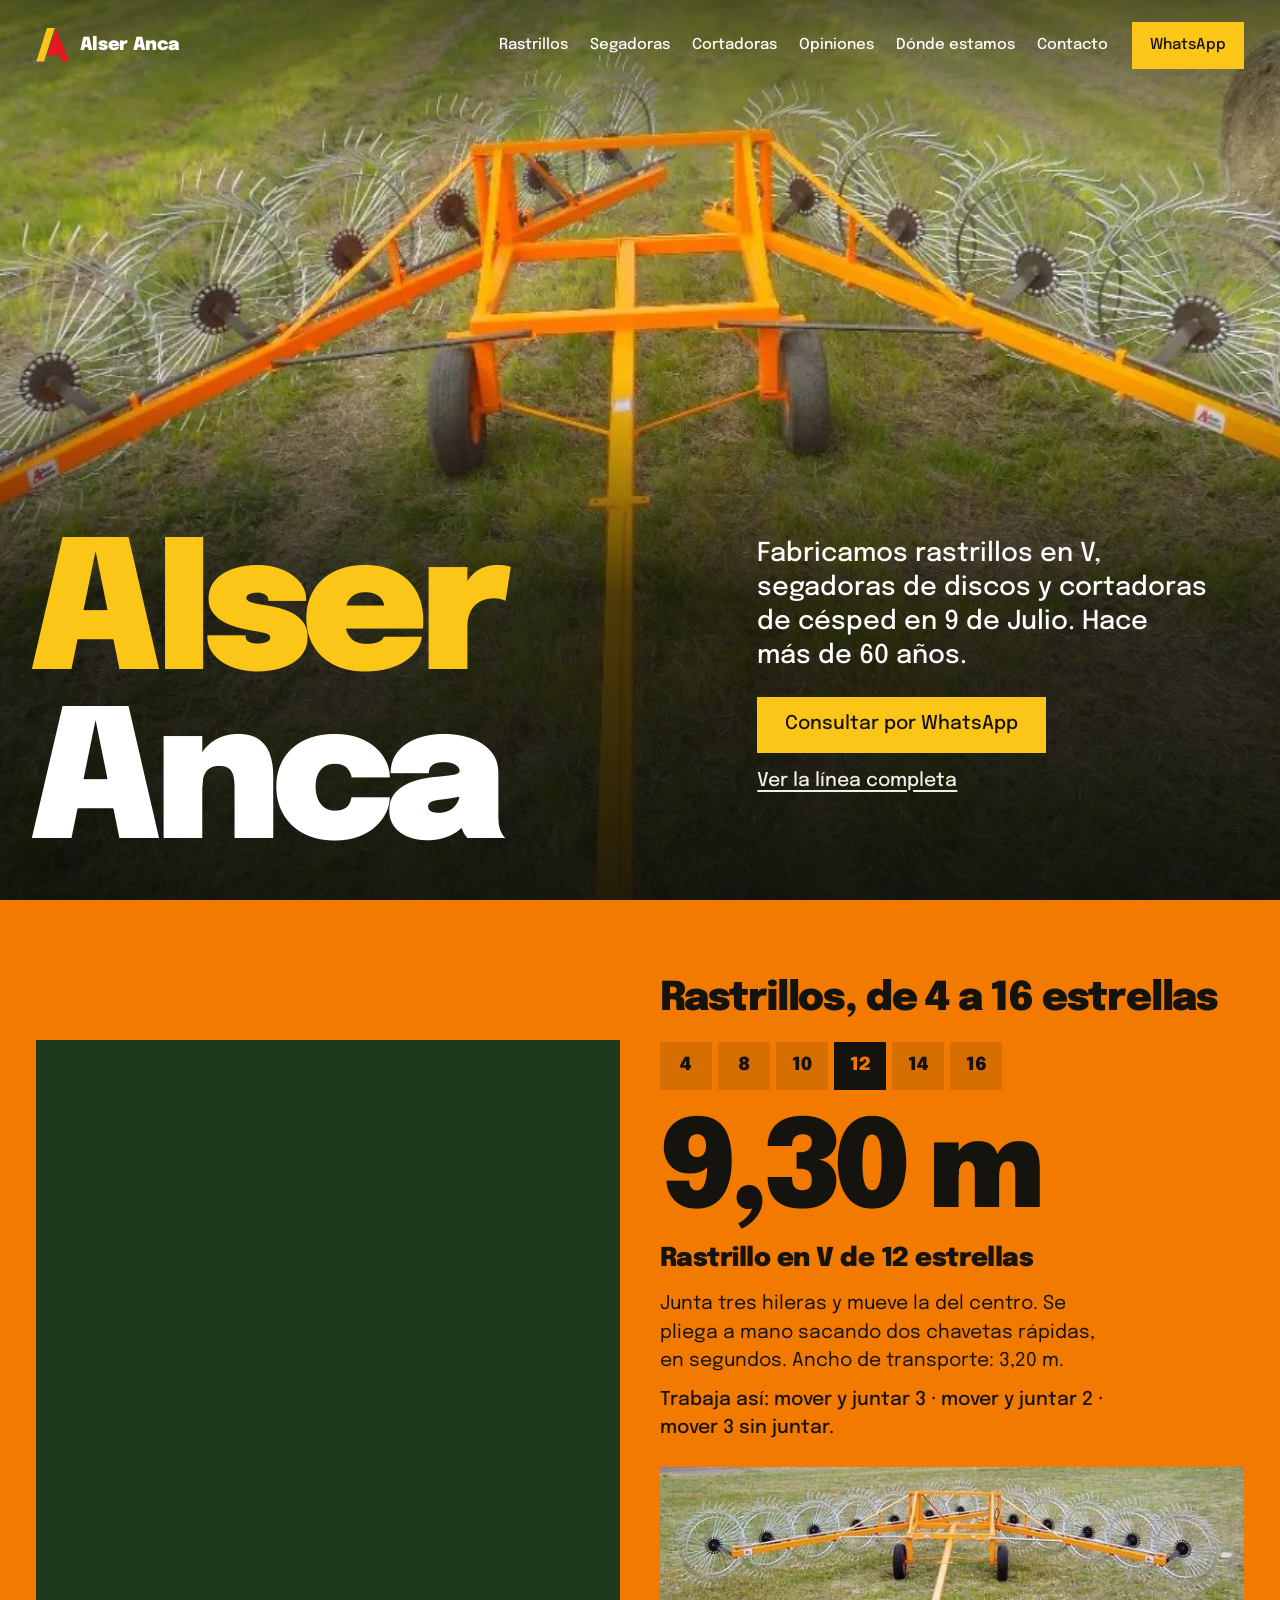
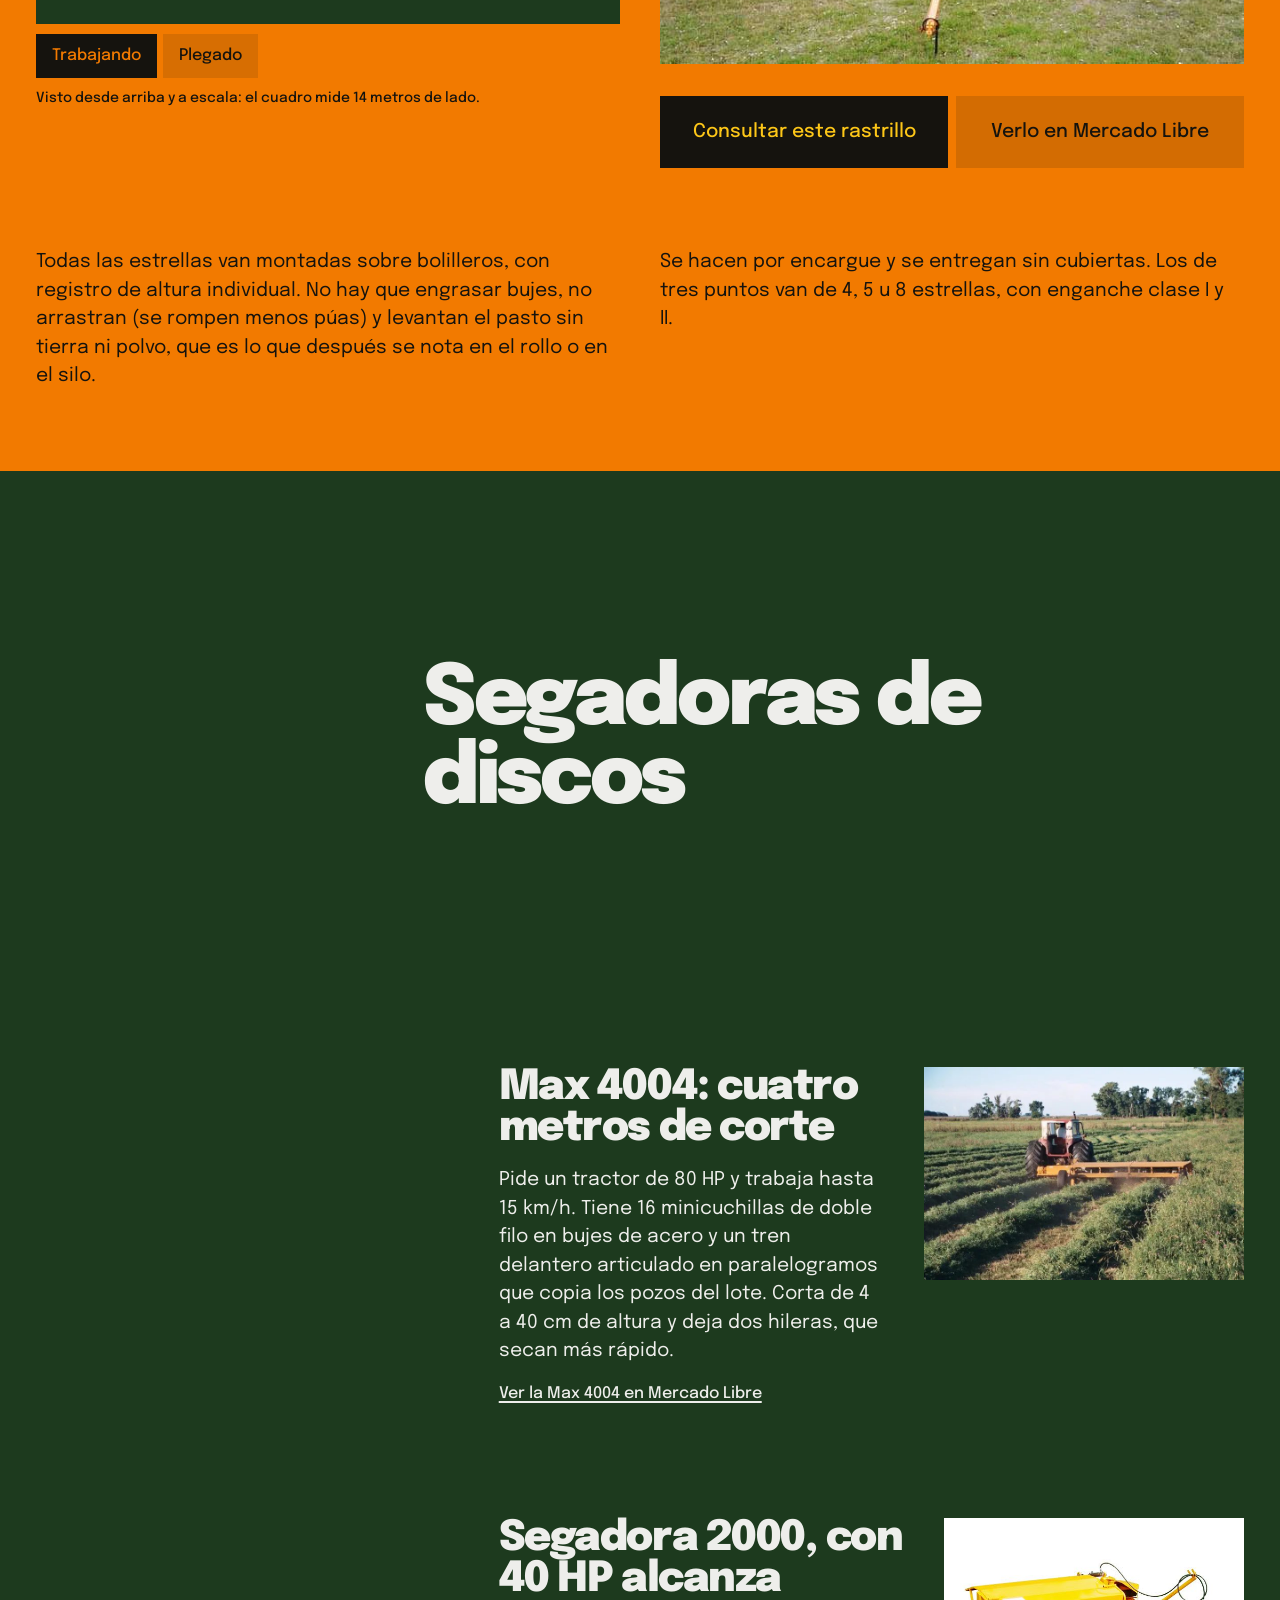
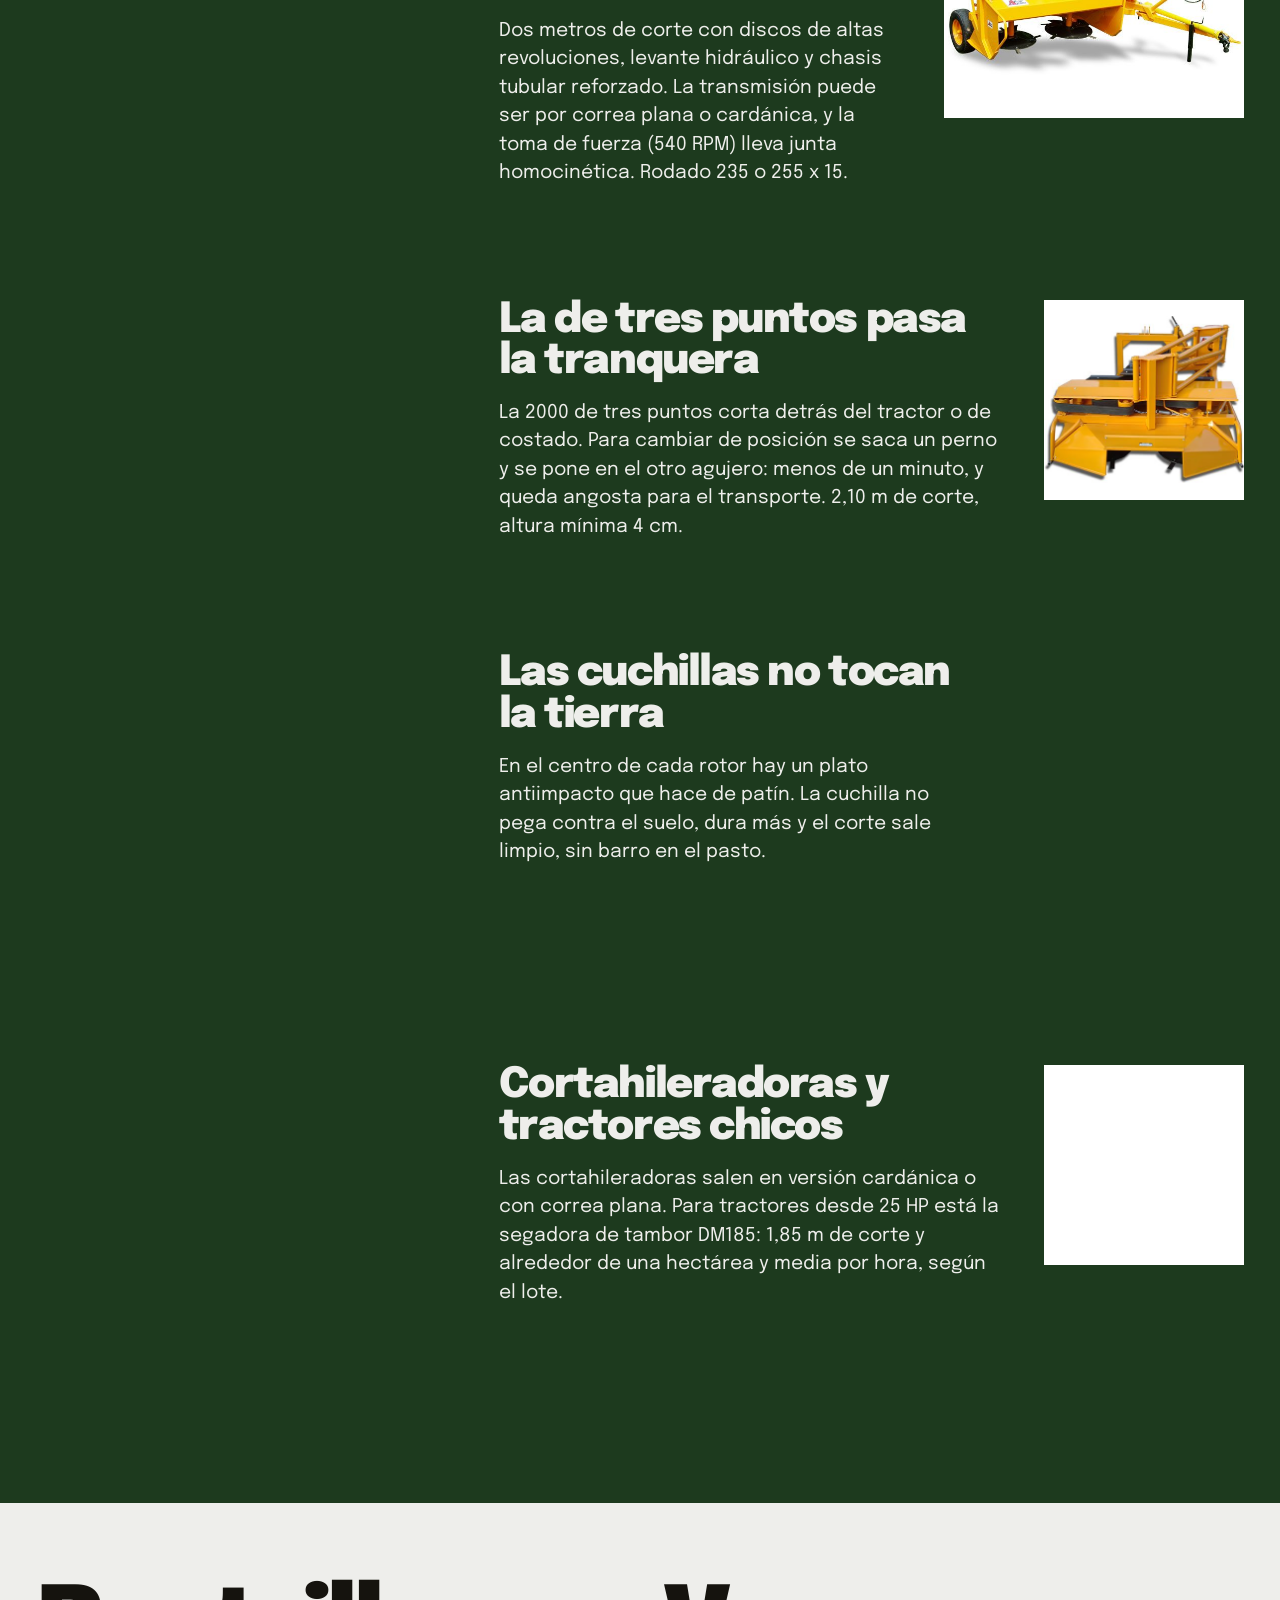
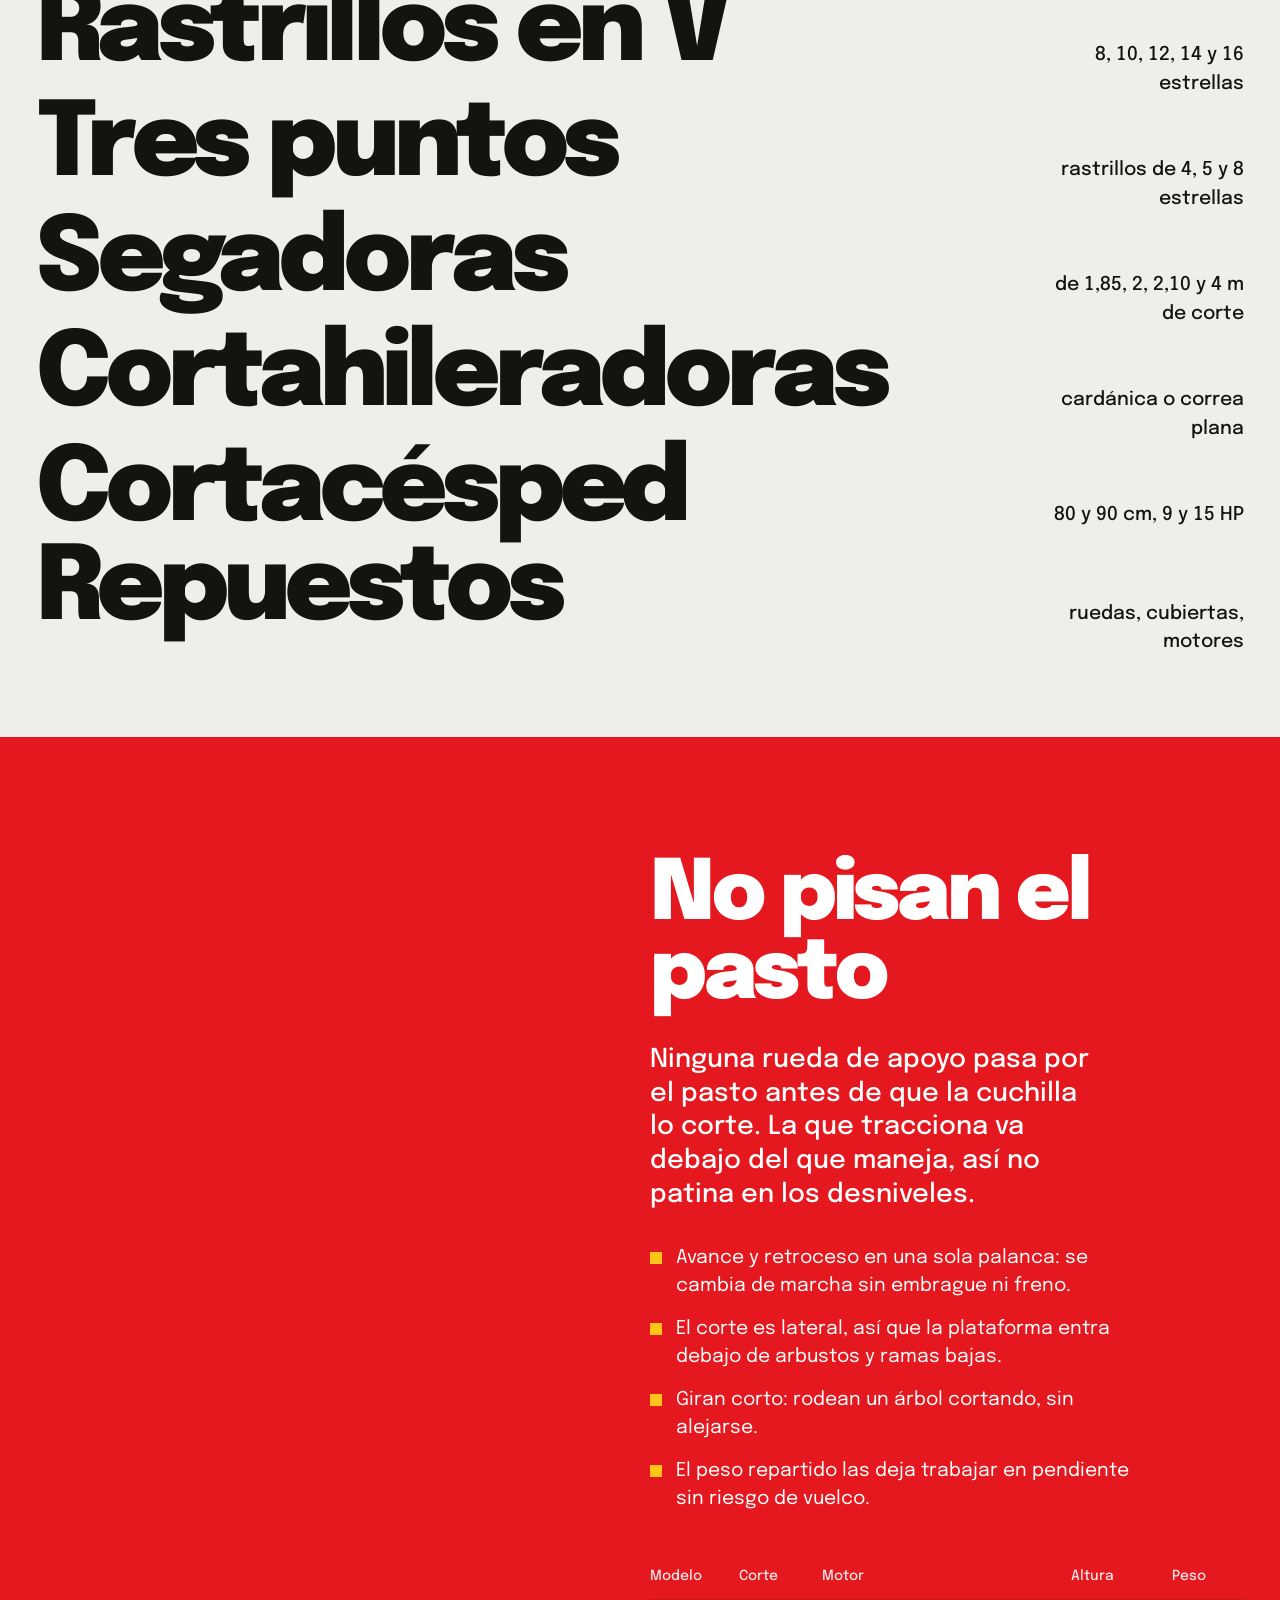
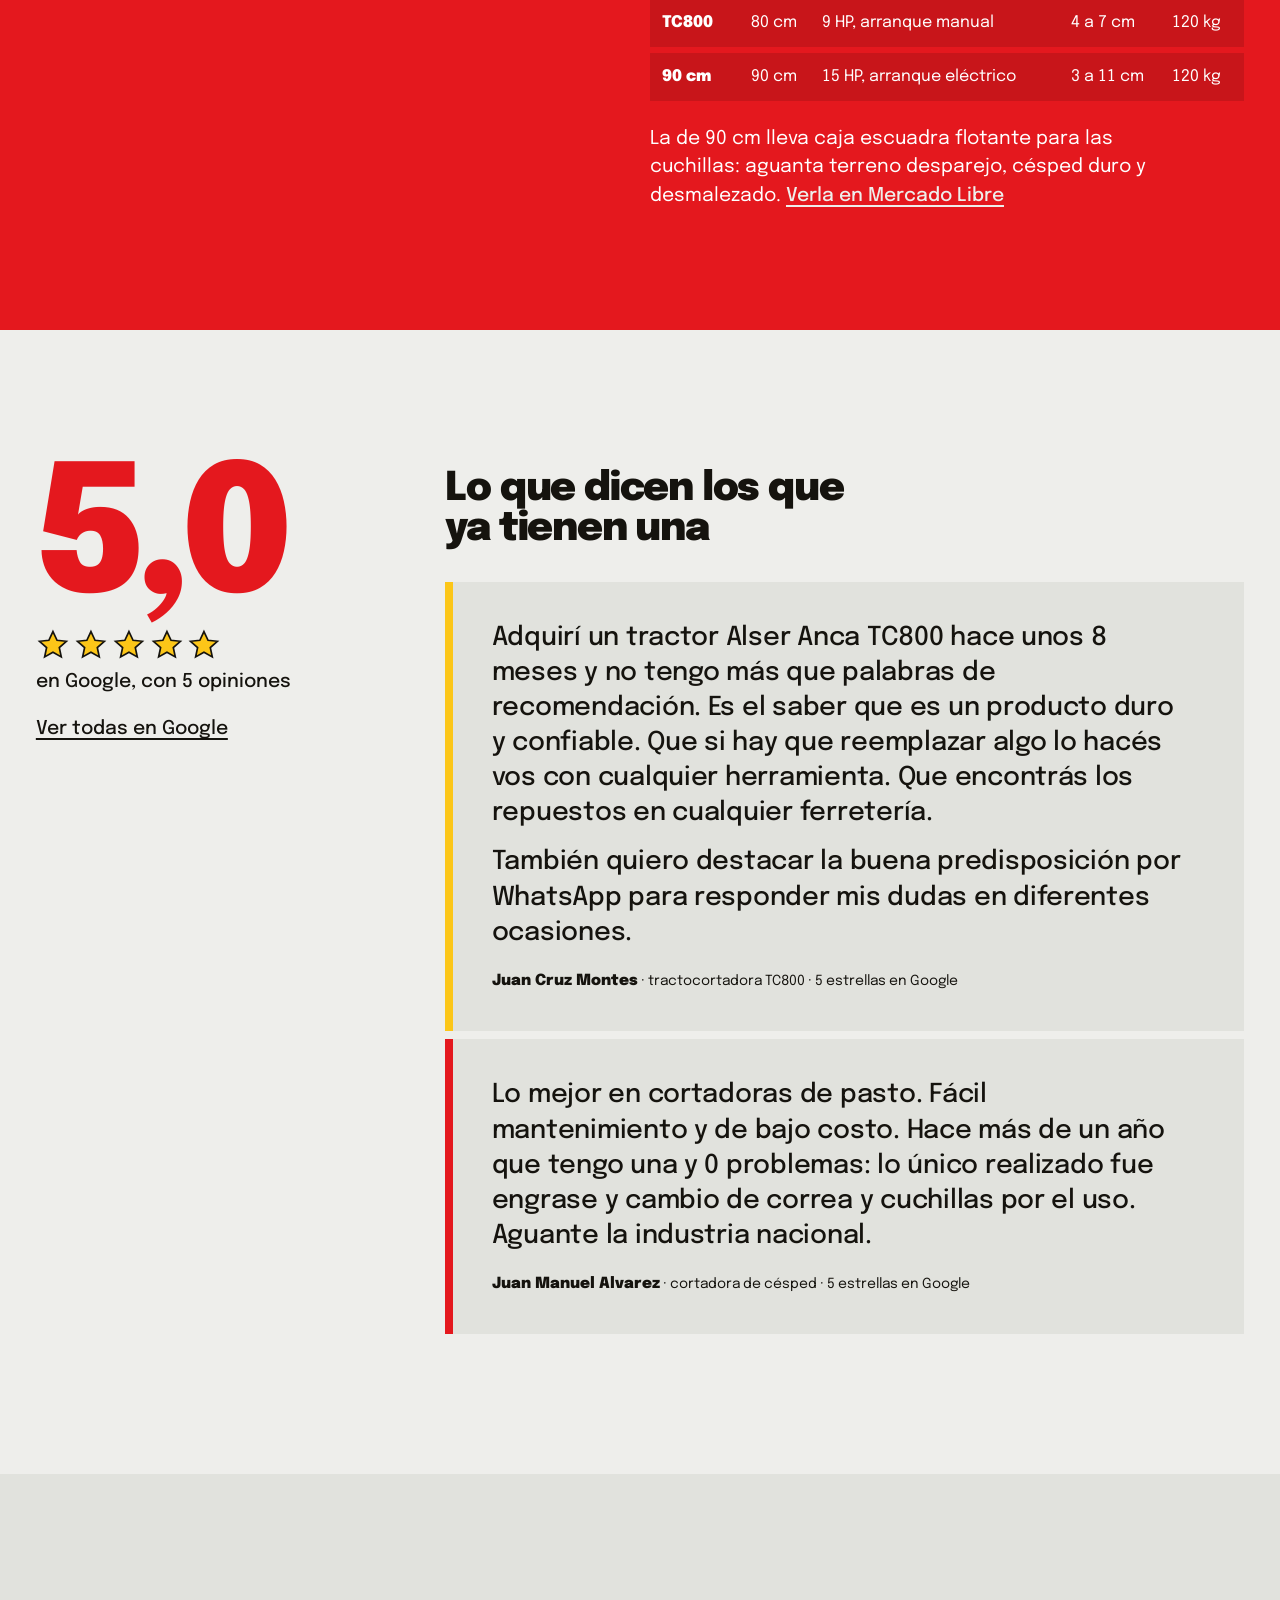
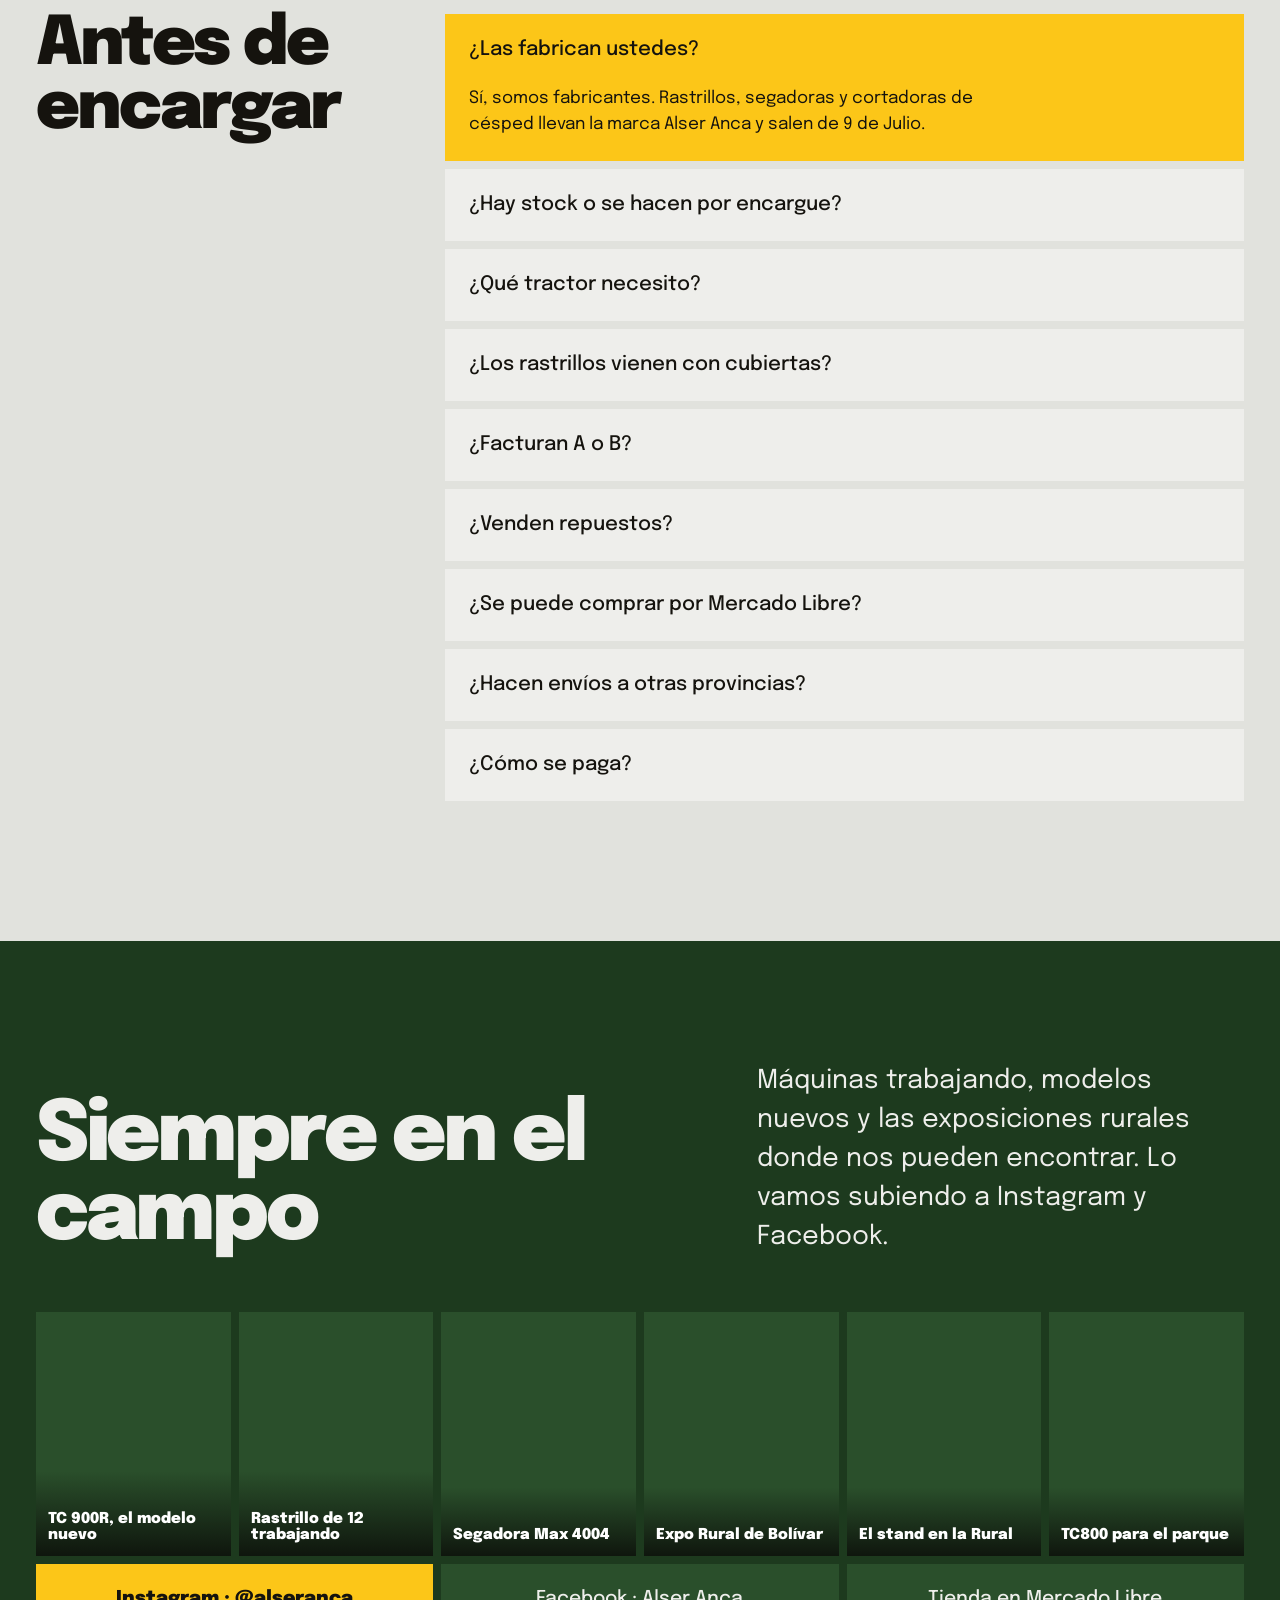
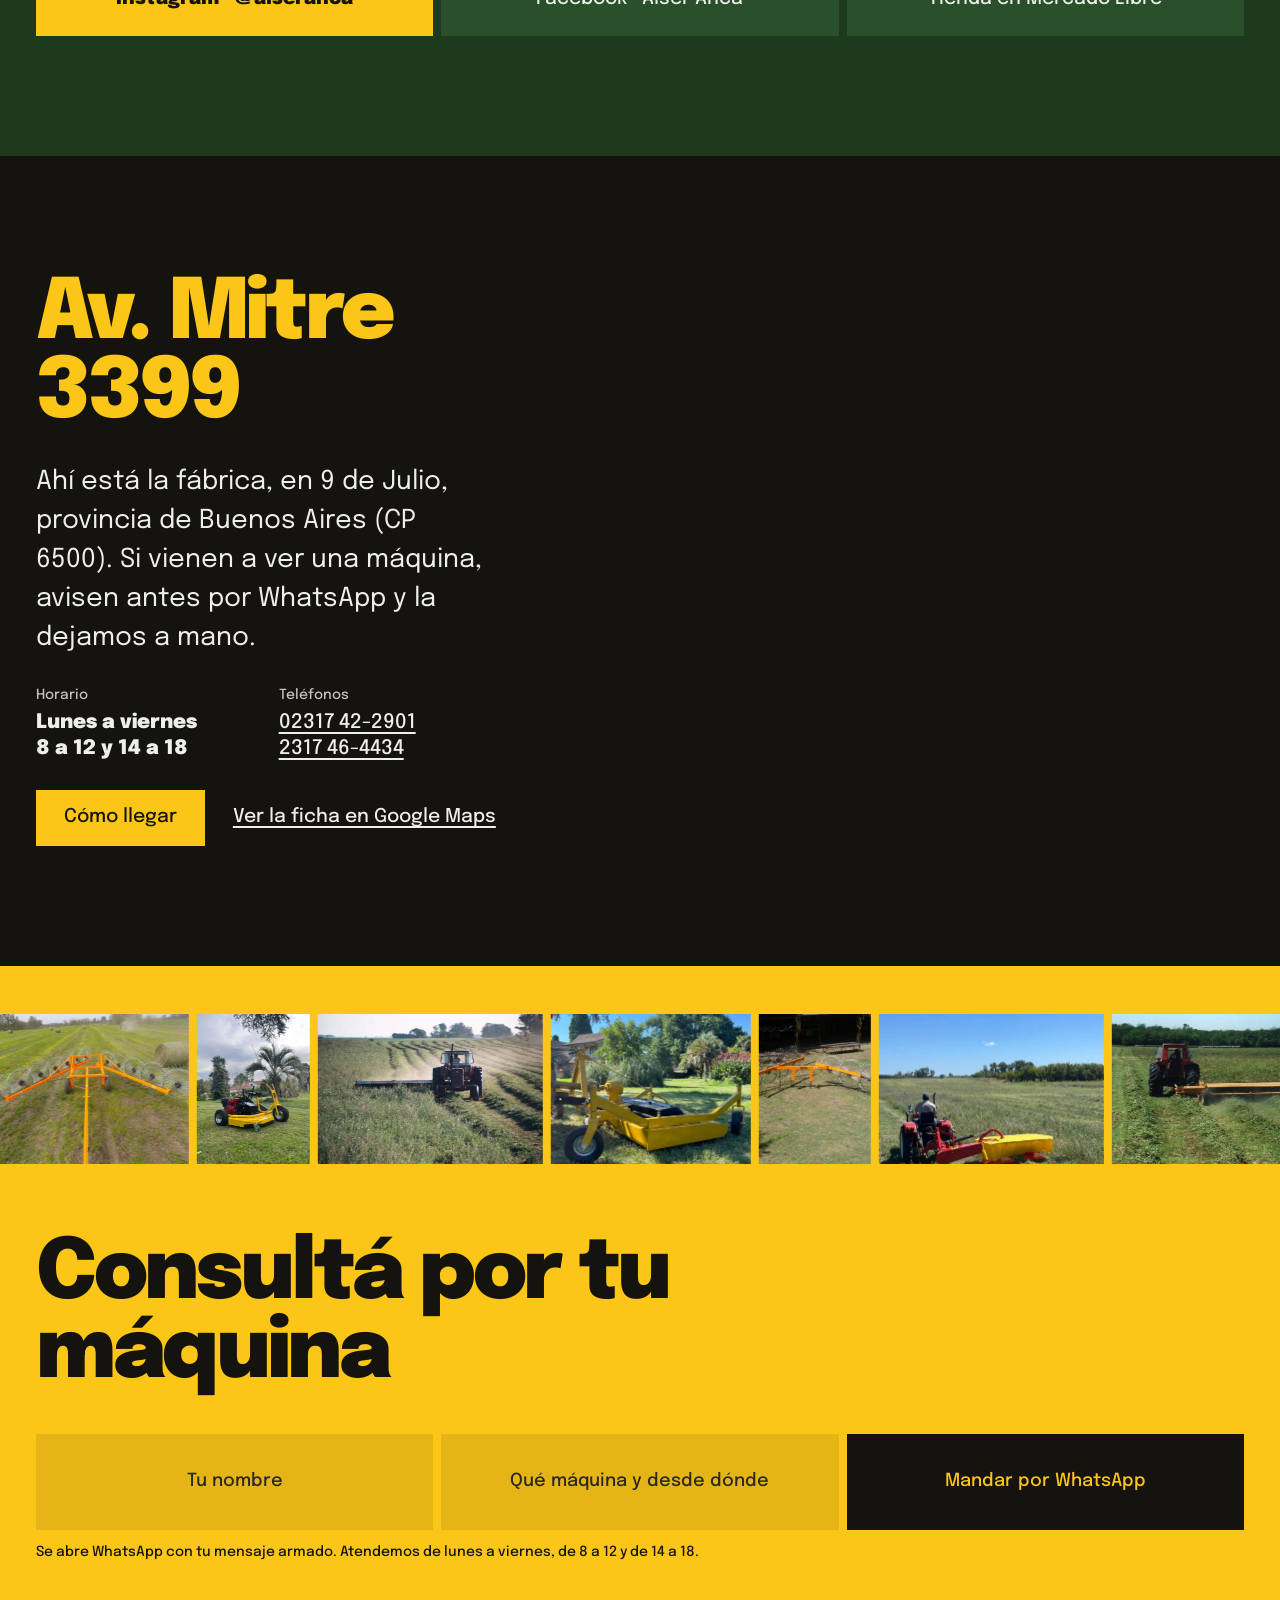
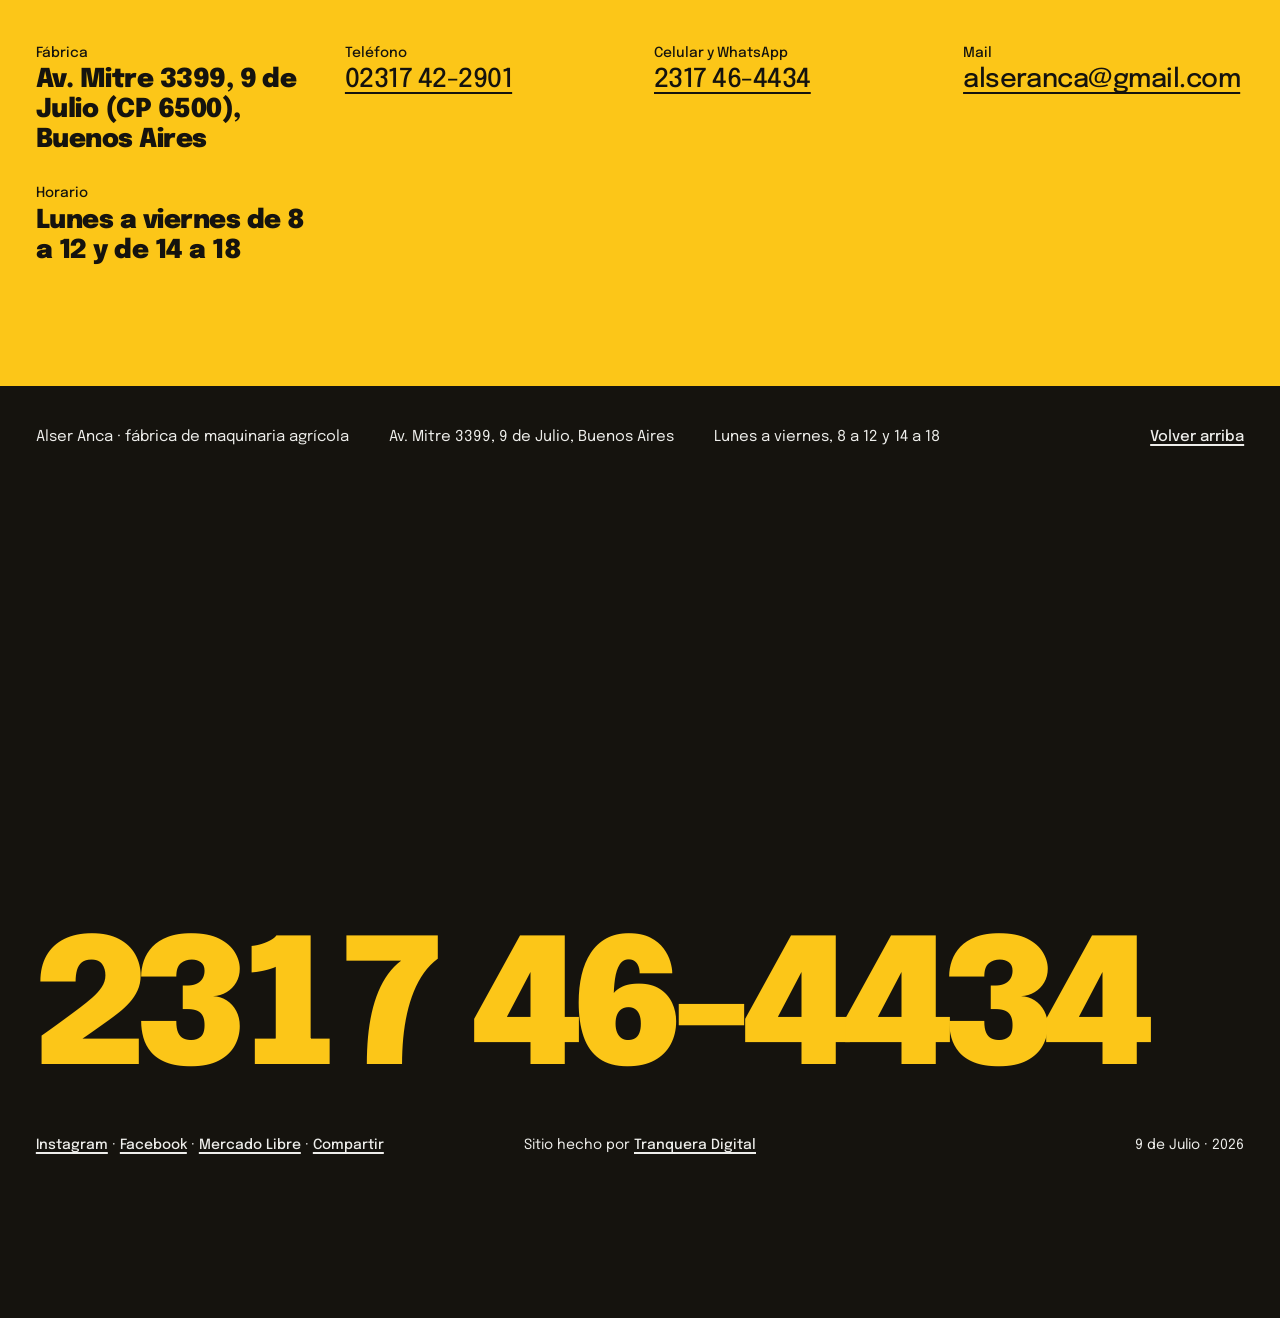
<file: contacto.html>
<!doctype html><html lang="es-AR"><head><meta charset="utf-8"><title>Alser Anca</title><meta name="robots" content="noindex"><link rel="canonical" href="https://alseranca.com.ar/#contacto"><meta http-equiv="refresh" content="0; url=./#contacto"></head><body><a href="./#contacto">Ir a Alser Anca</a></body></html>
</file>
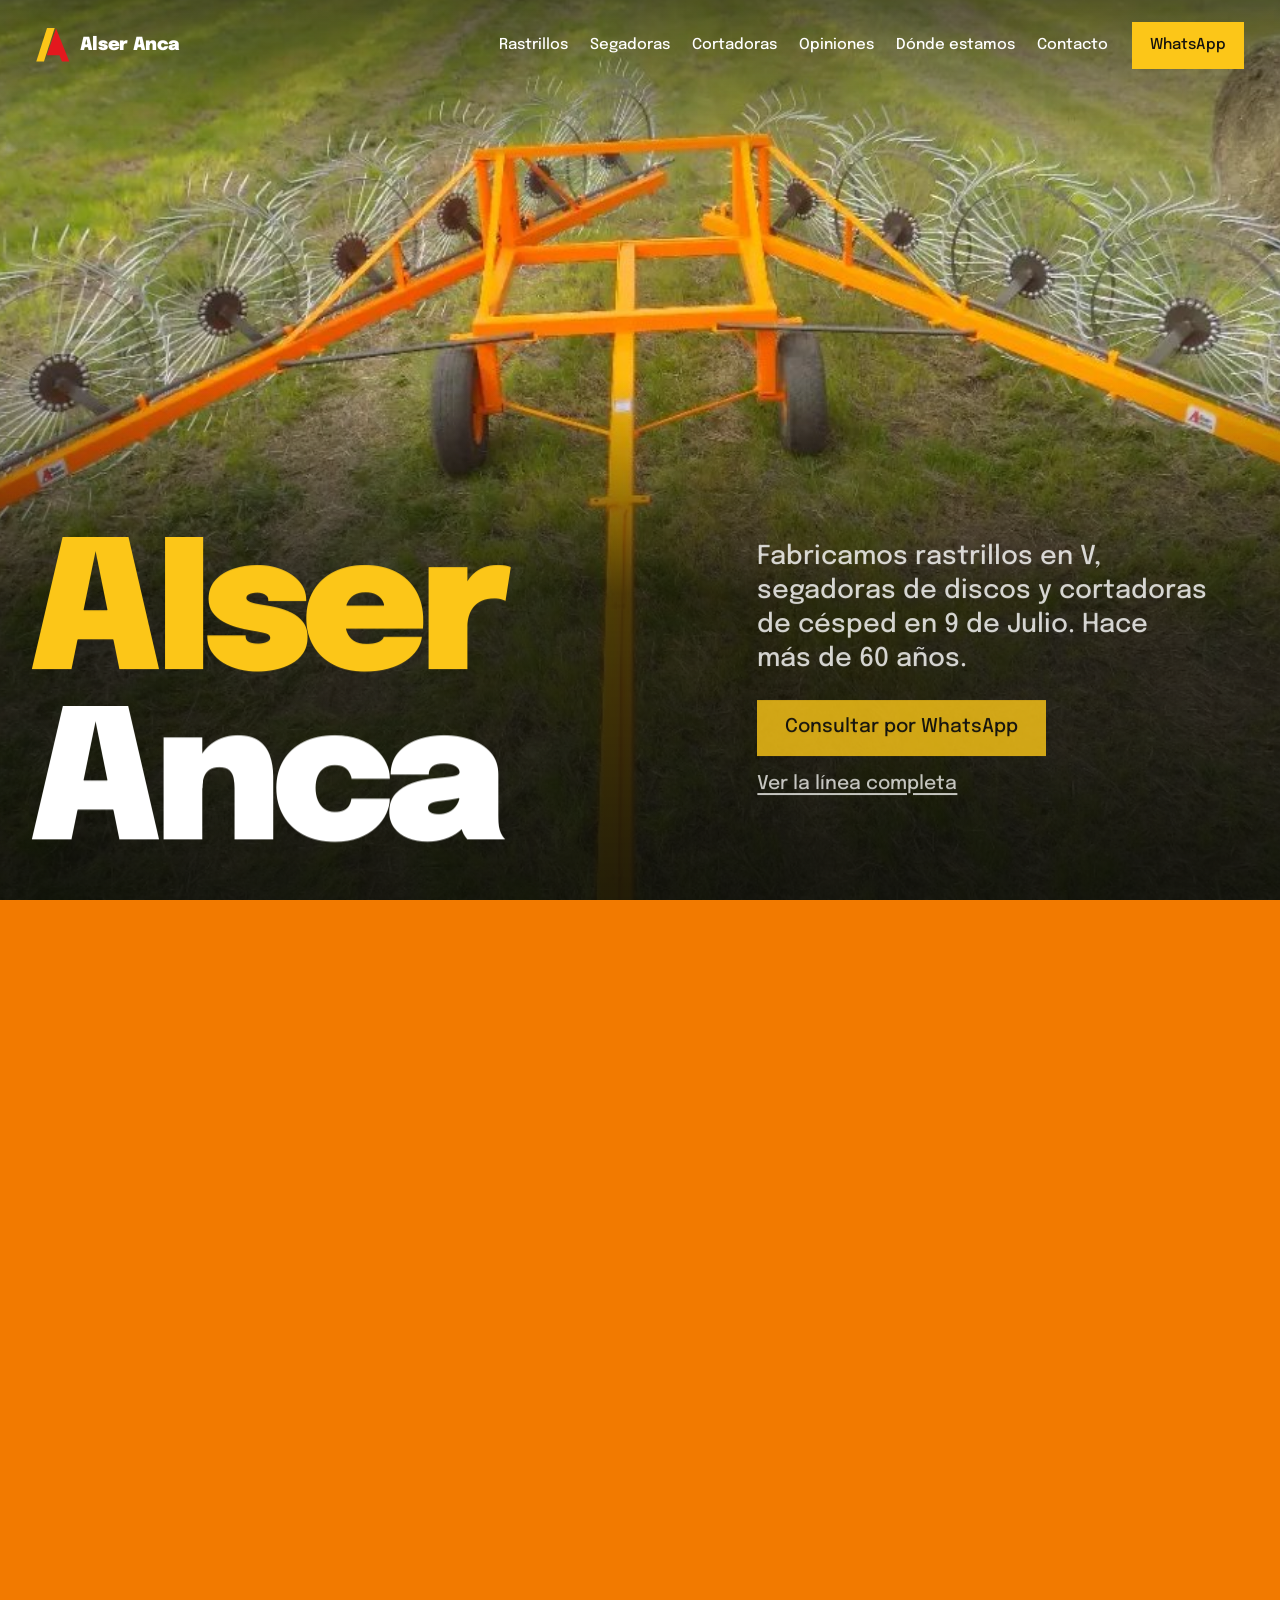
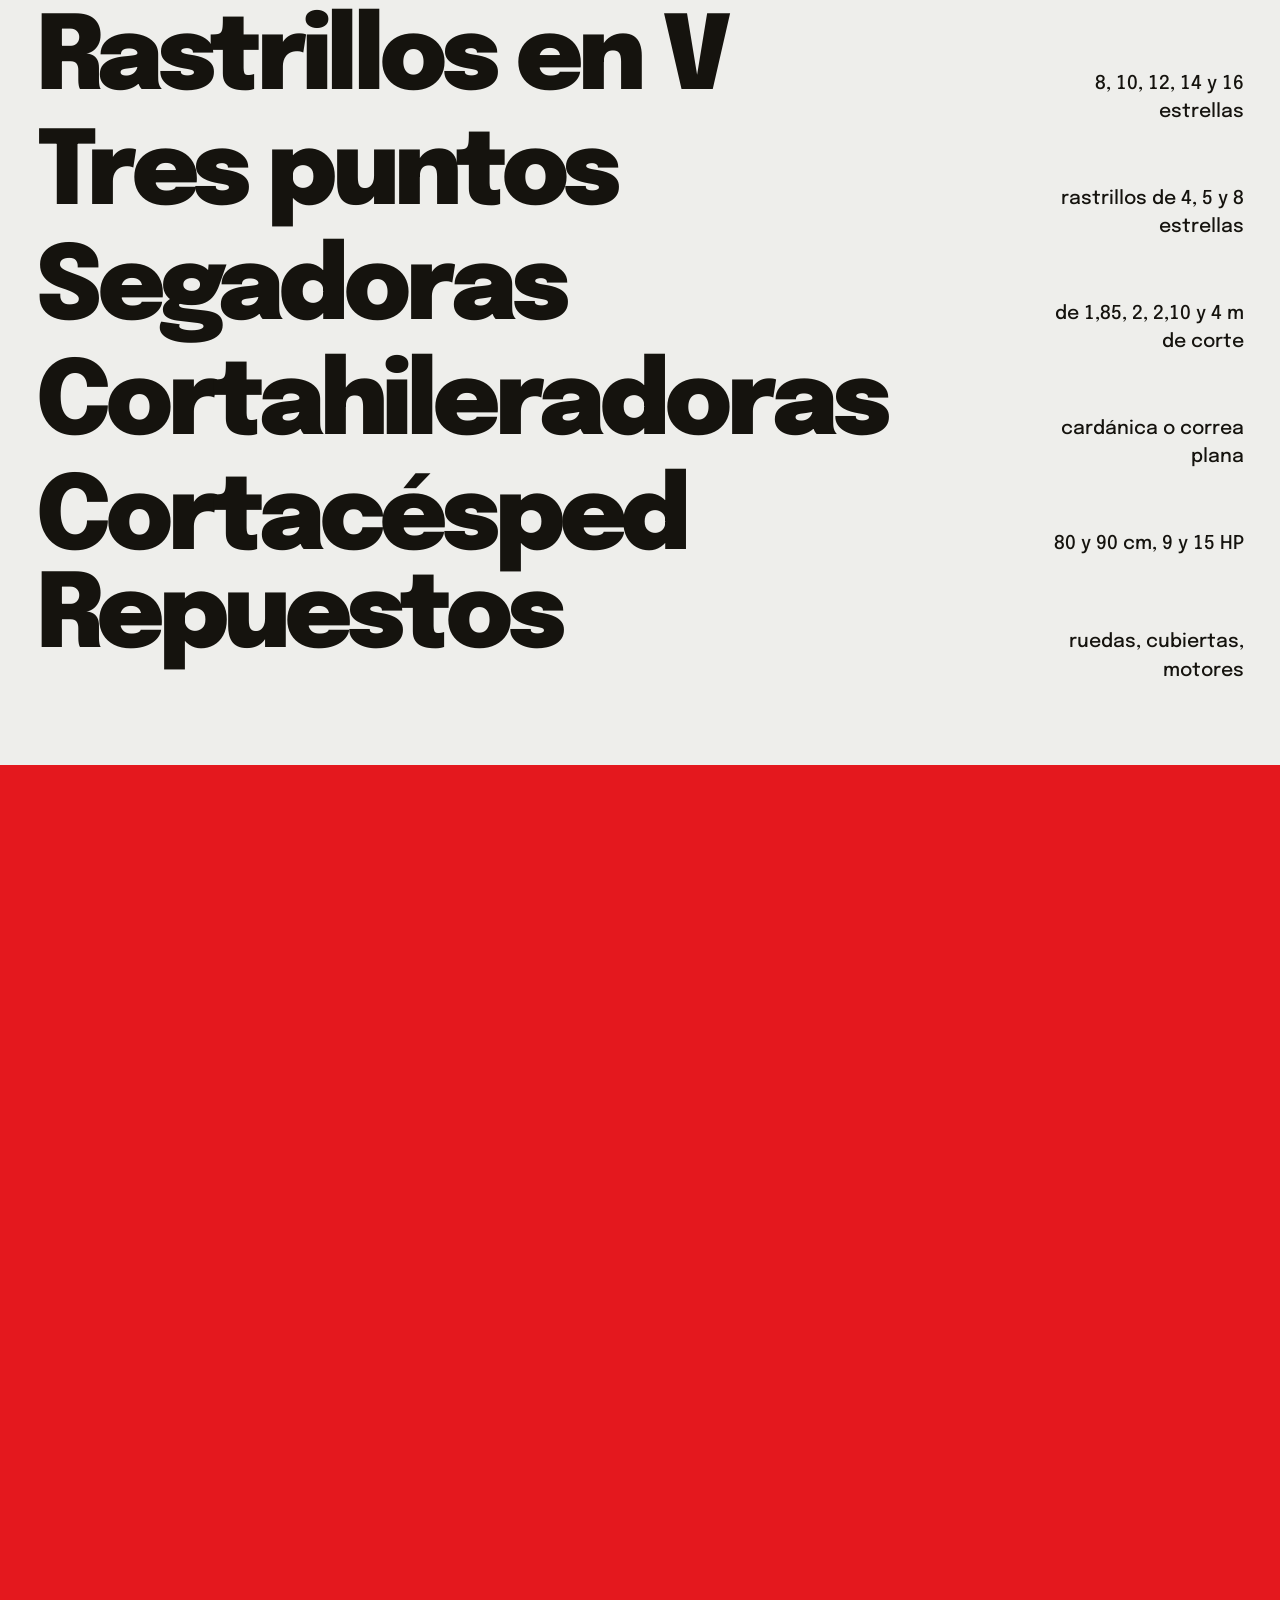
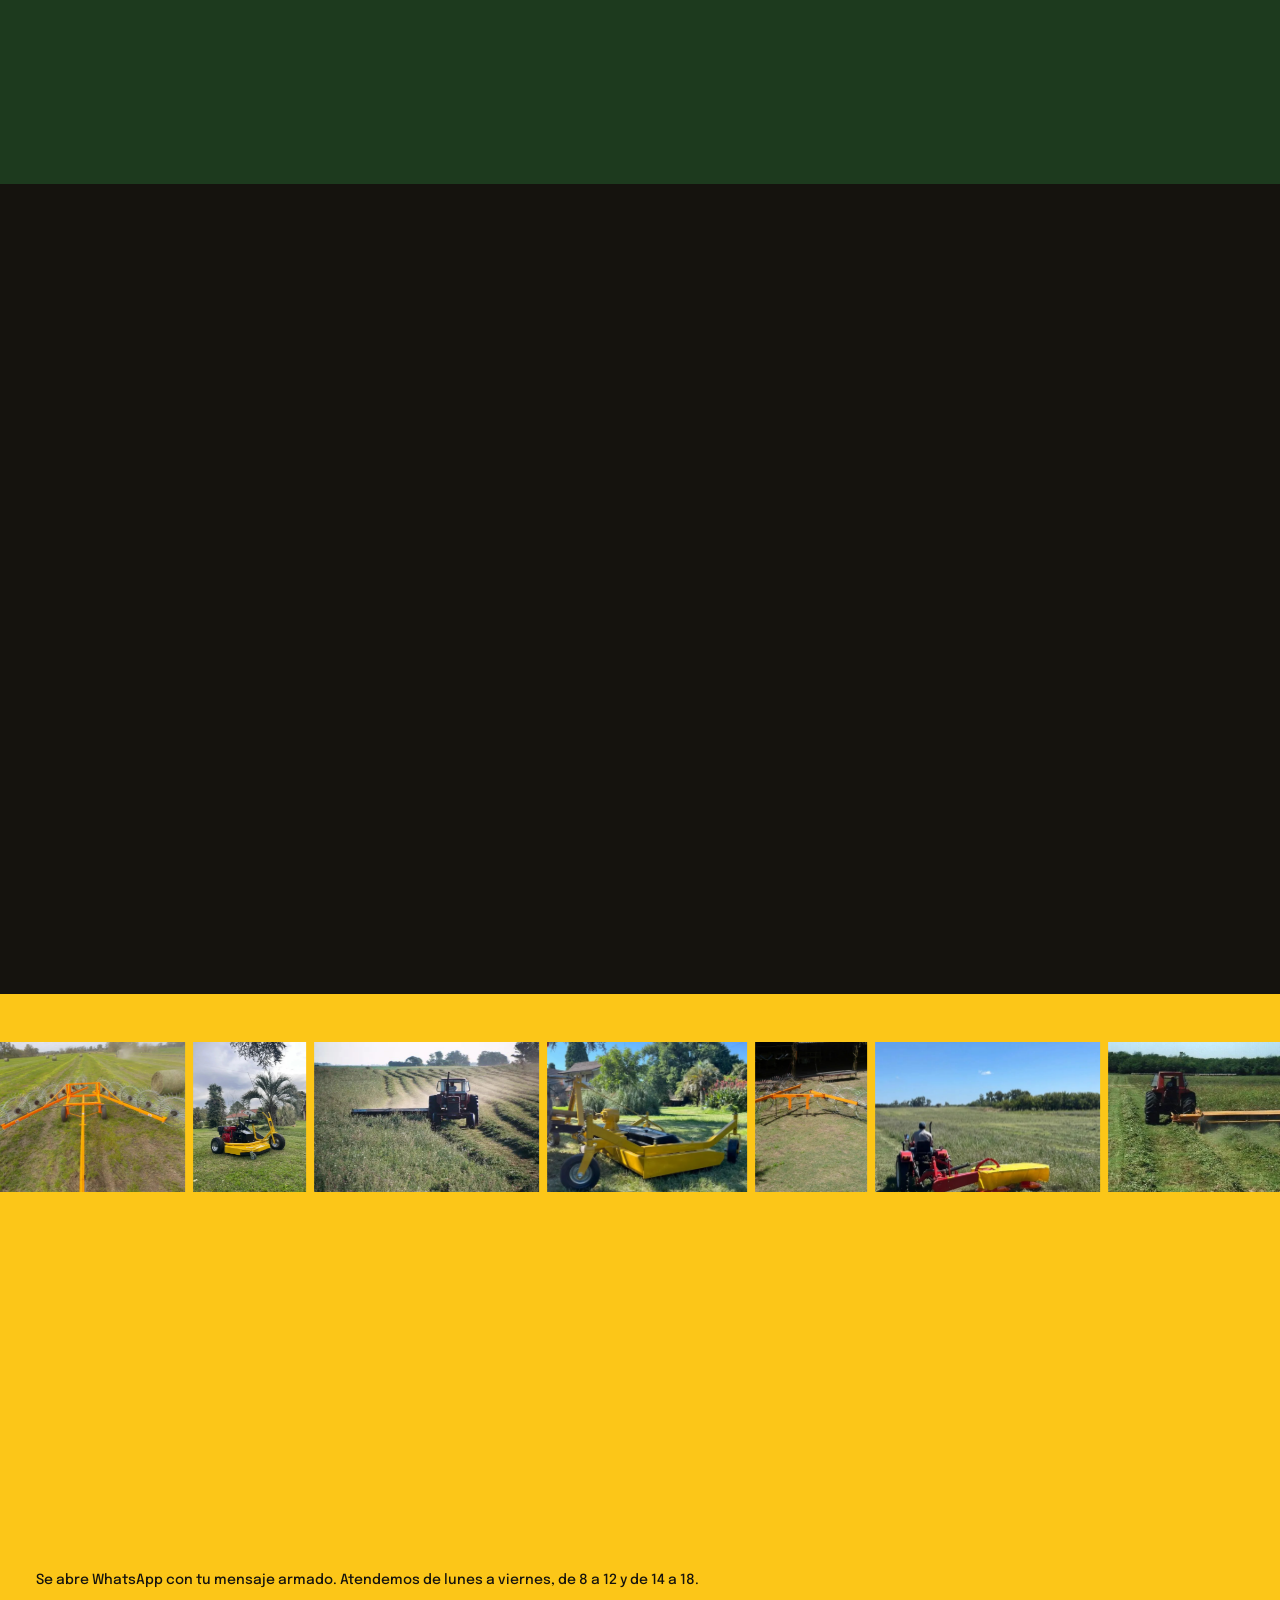
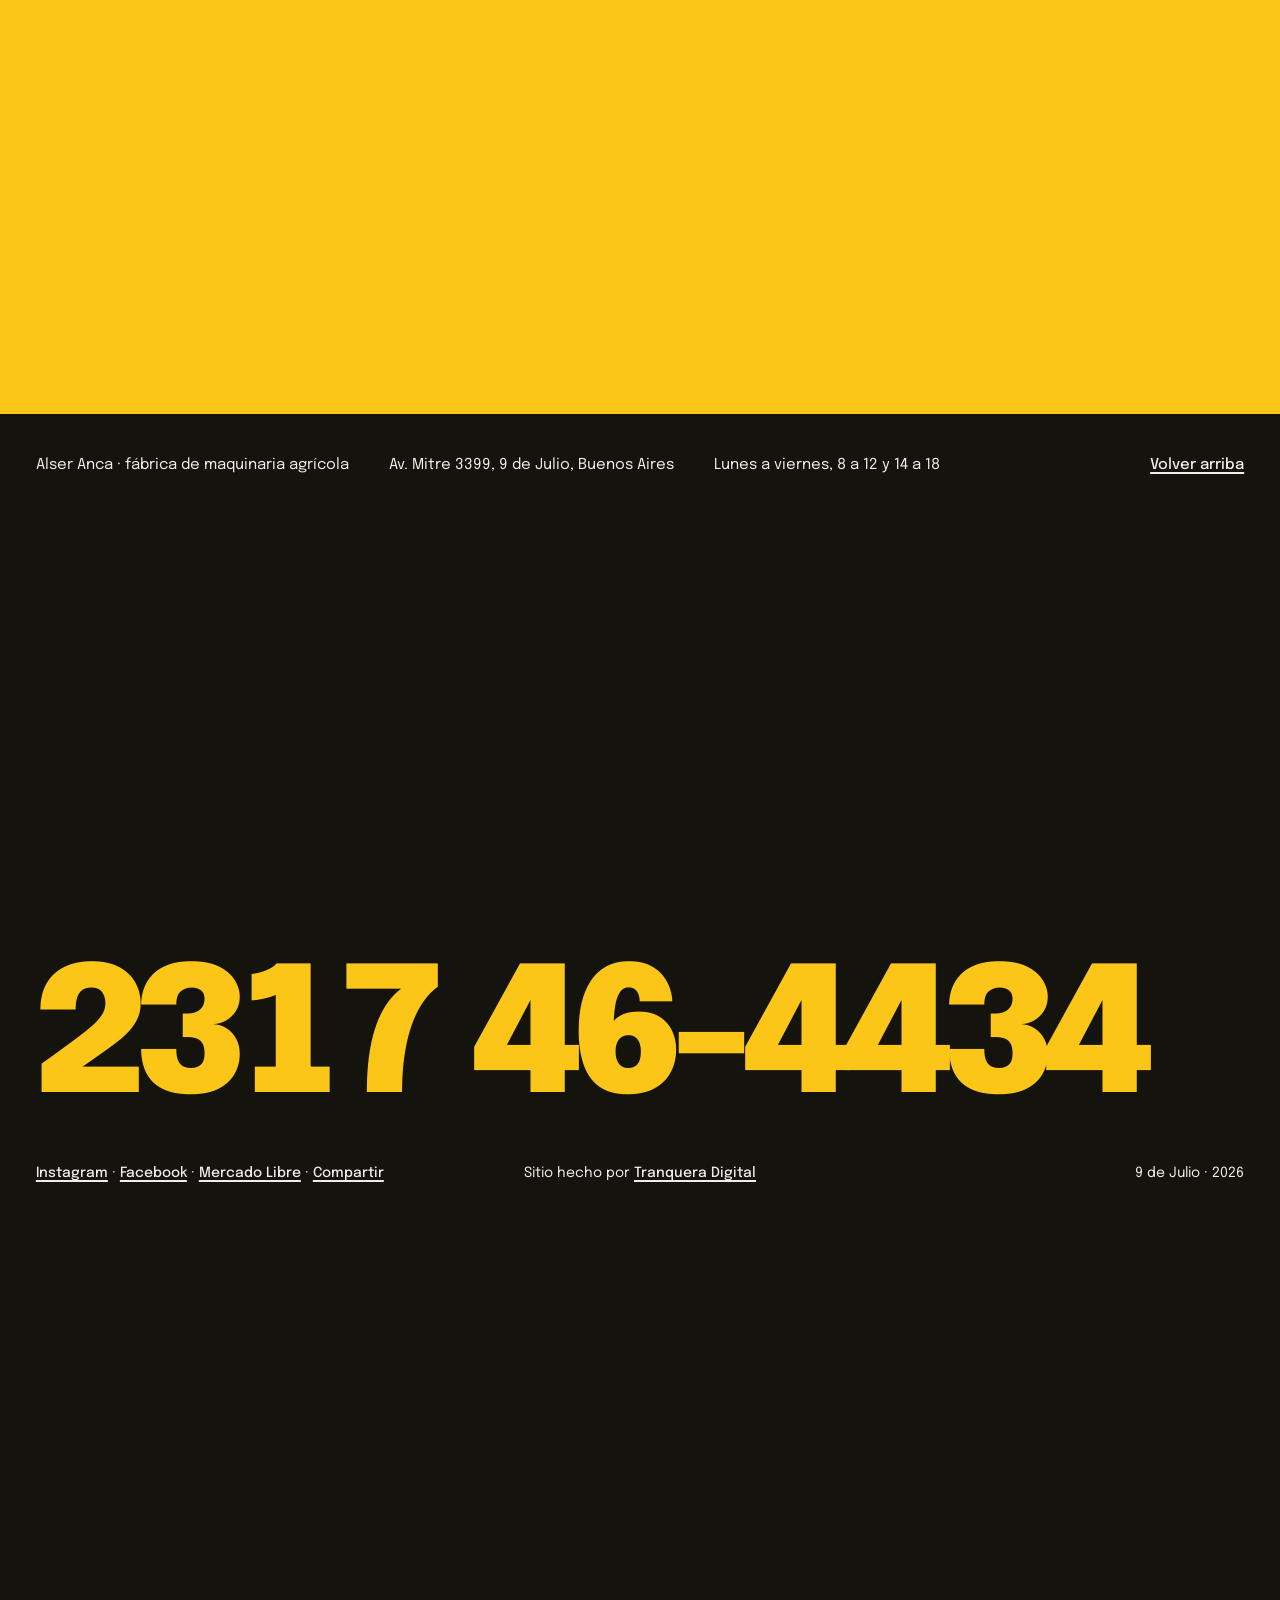
<file: cortadoras_cesped.html>
<!doctype html><html lang="es-AR"><head><meta charset="utf-8"><title>Alser Anca</title><meta name="robots" content="noindex"><link rel="canonical" href="https://alseranca.com.ar/#cortadoras"><meta http-equiv="refresh" content="0; url=./#cortadoras"></head><body><a href="./#cortadoras">Ir a Alser Anca</a></body></html>
</file>
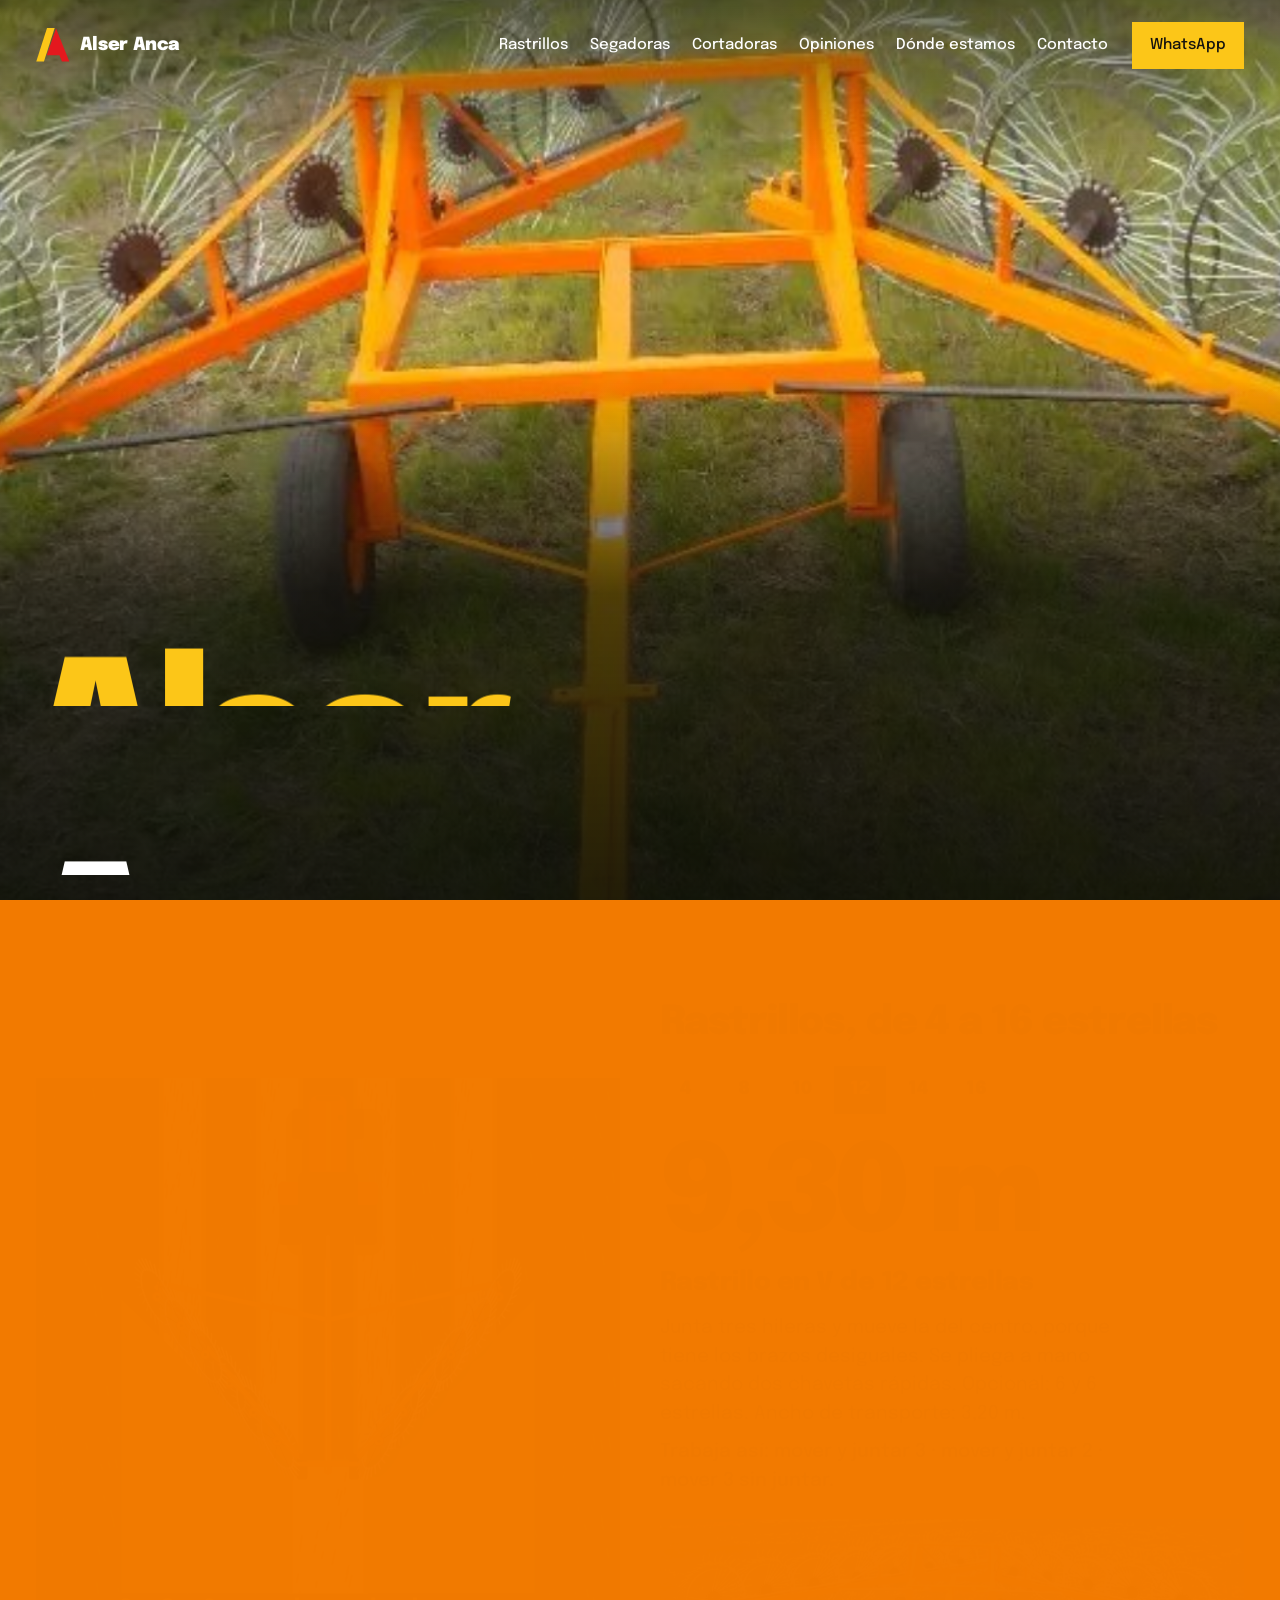
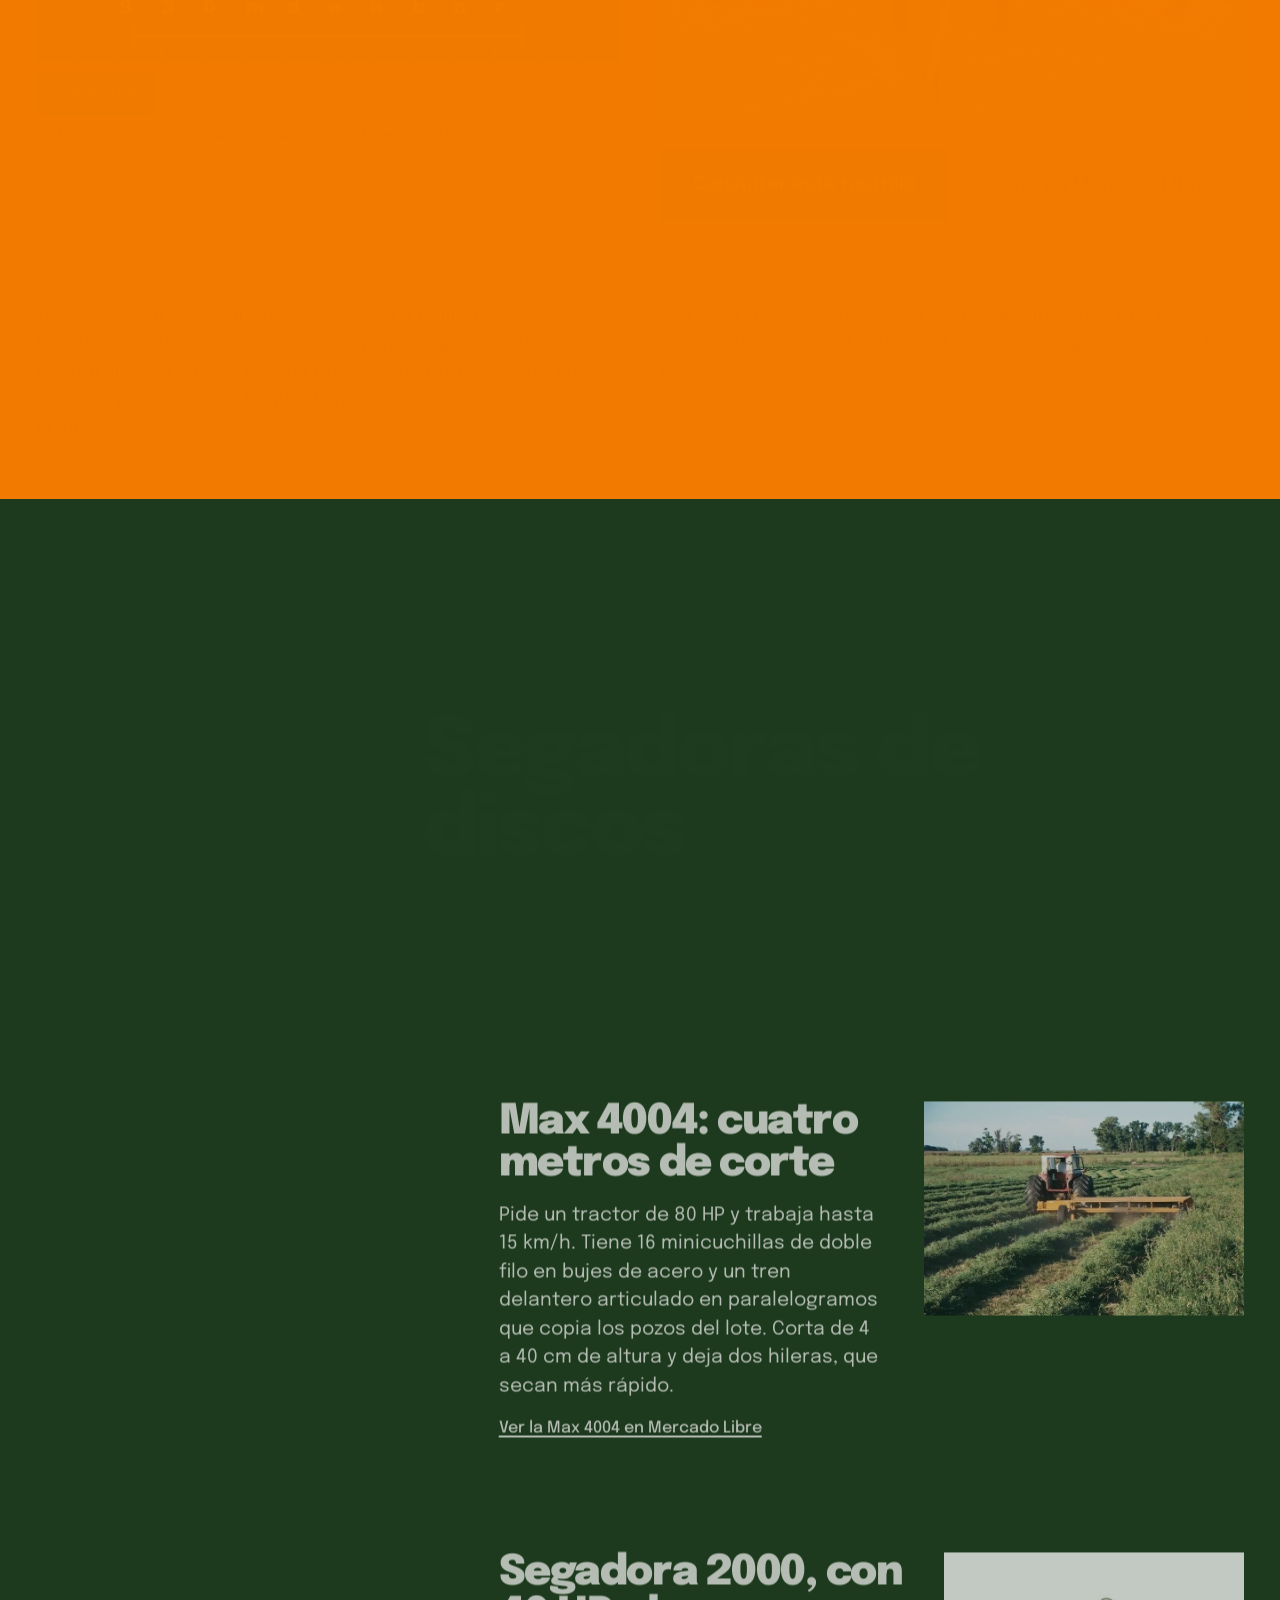
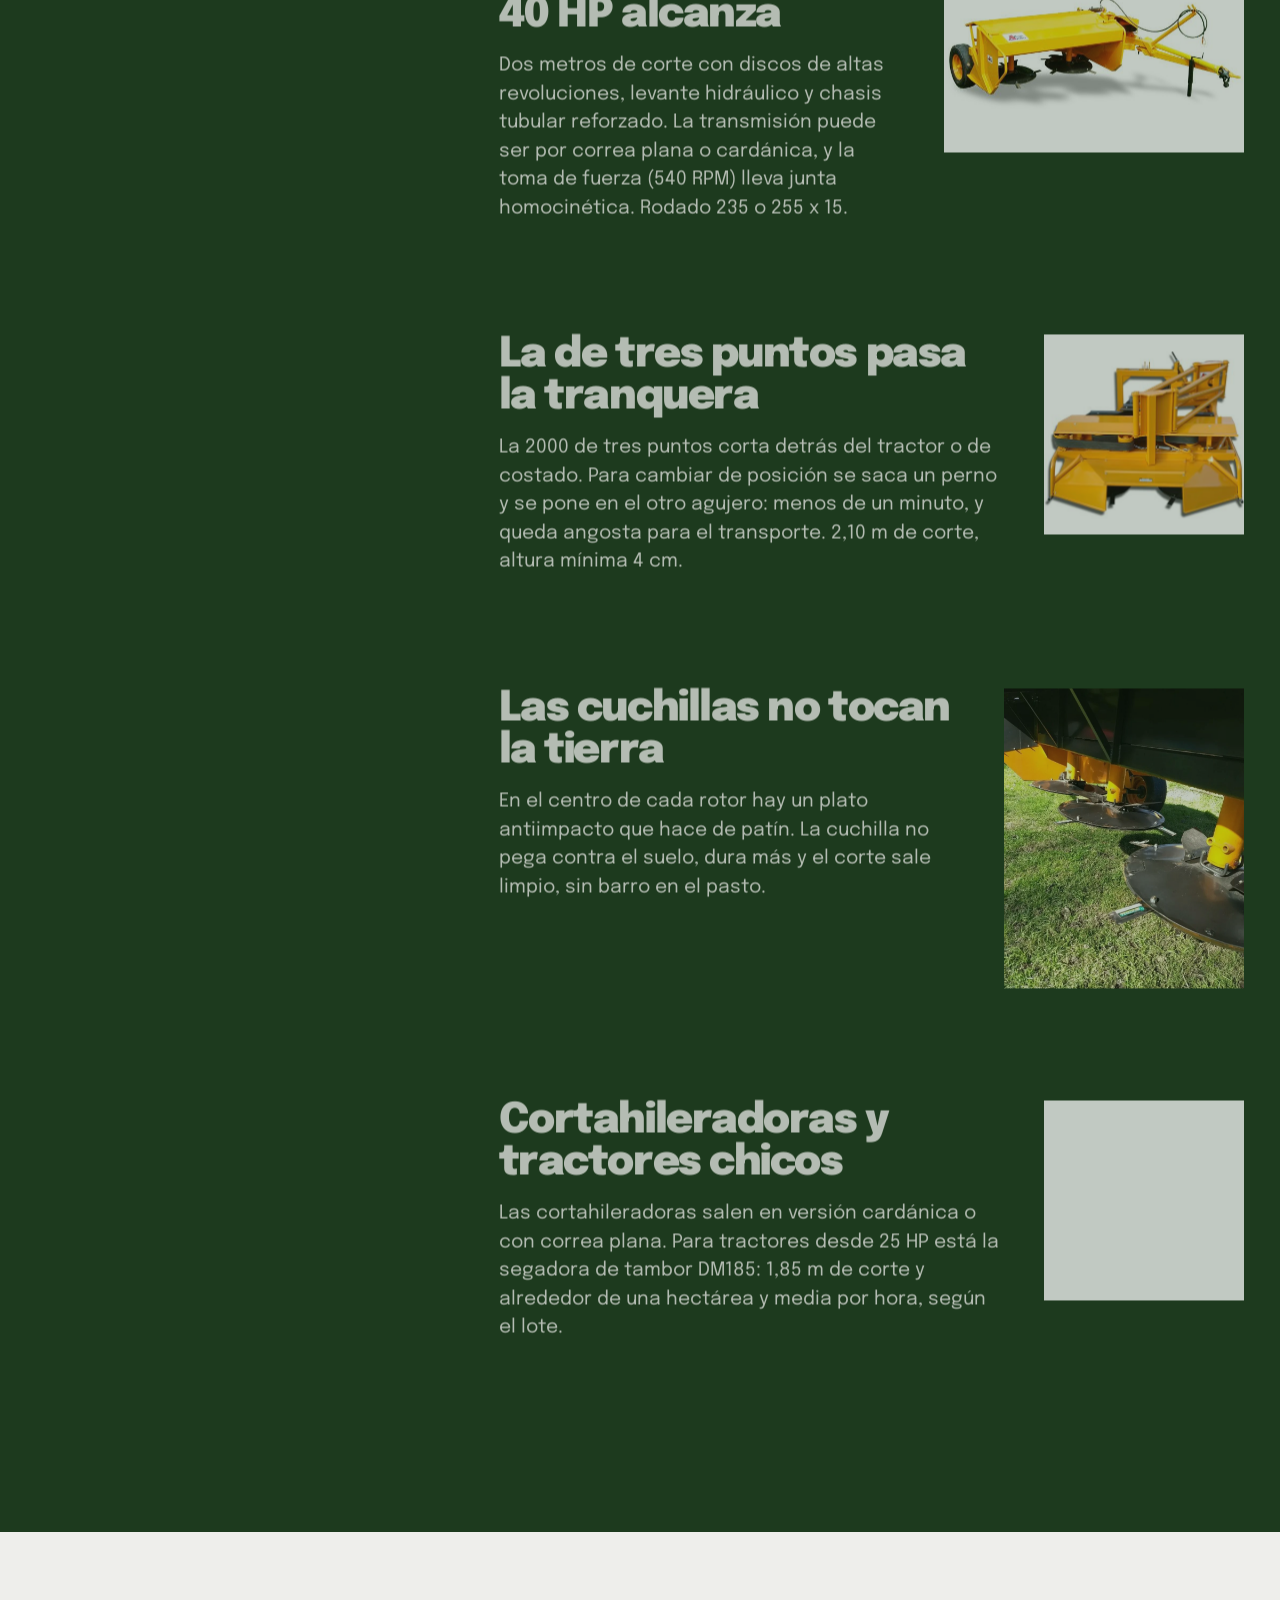
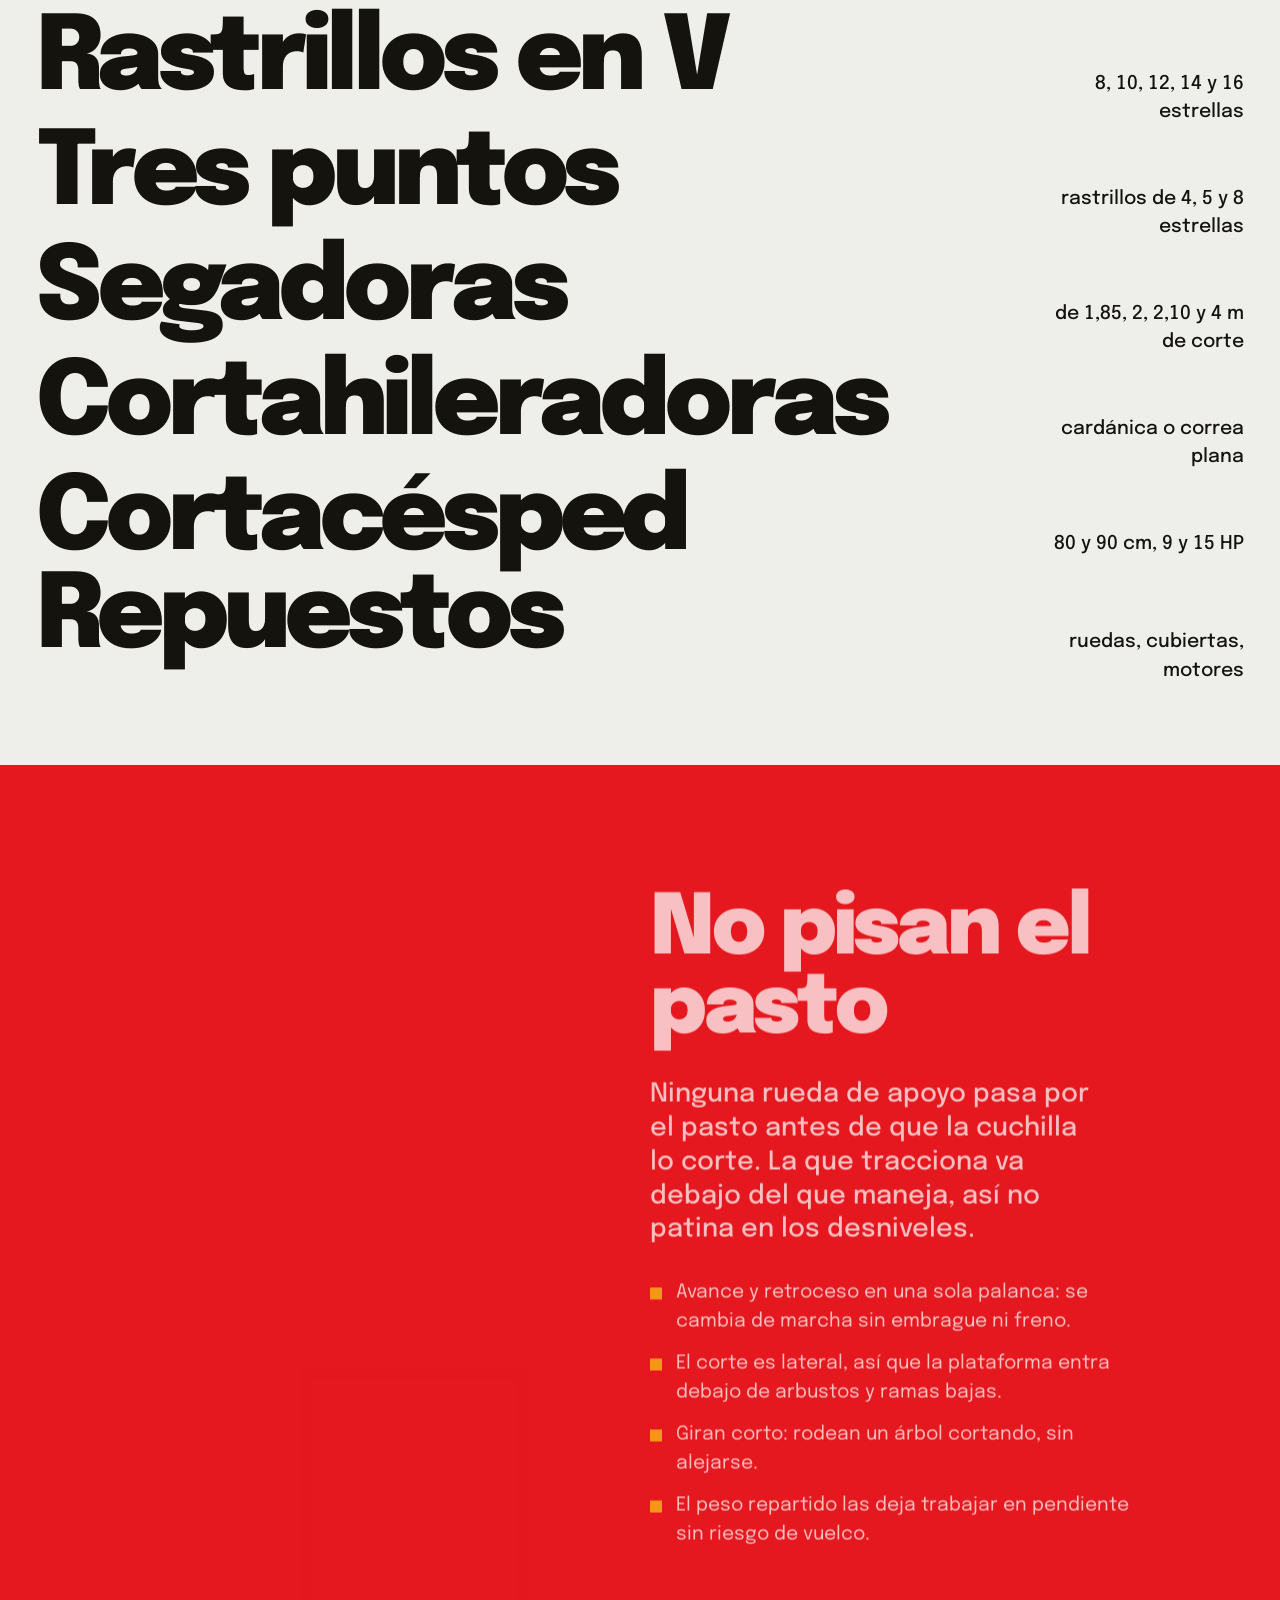
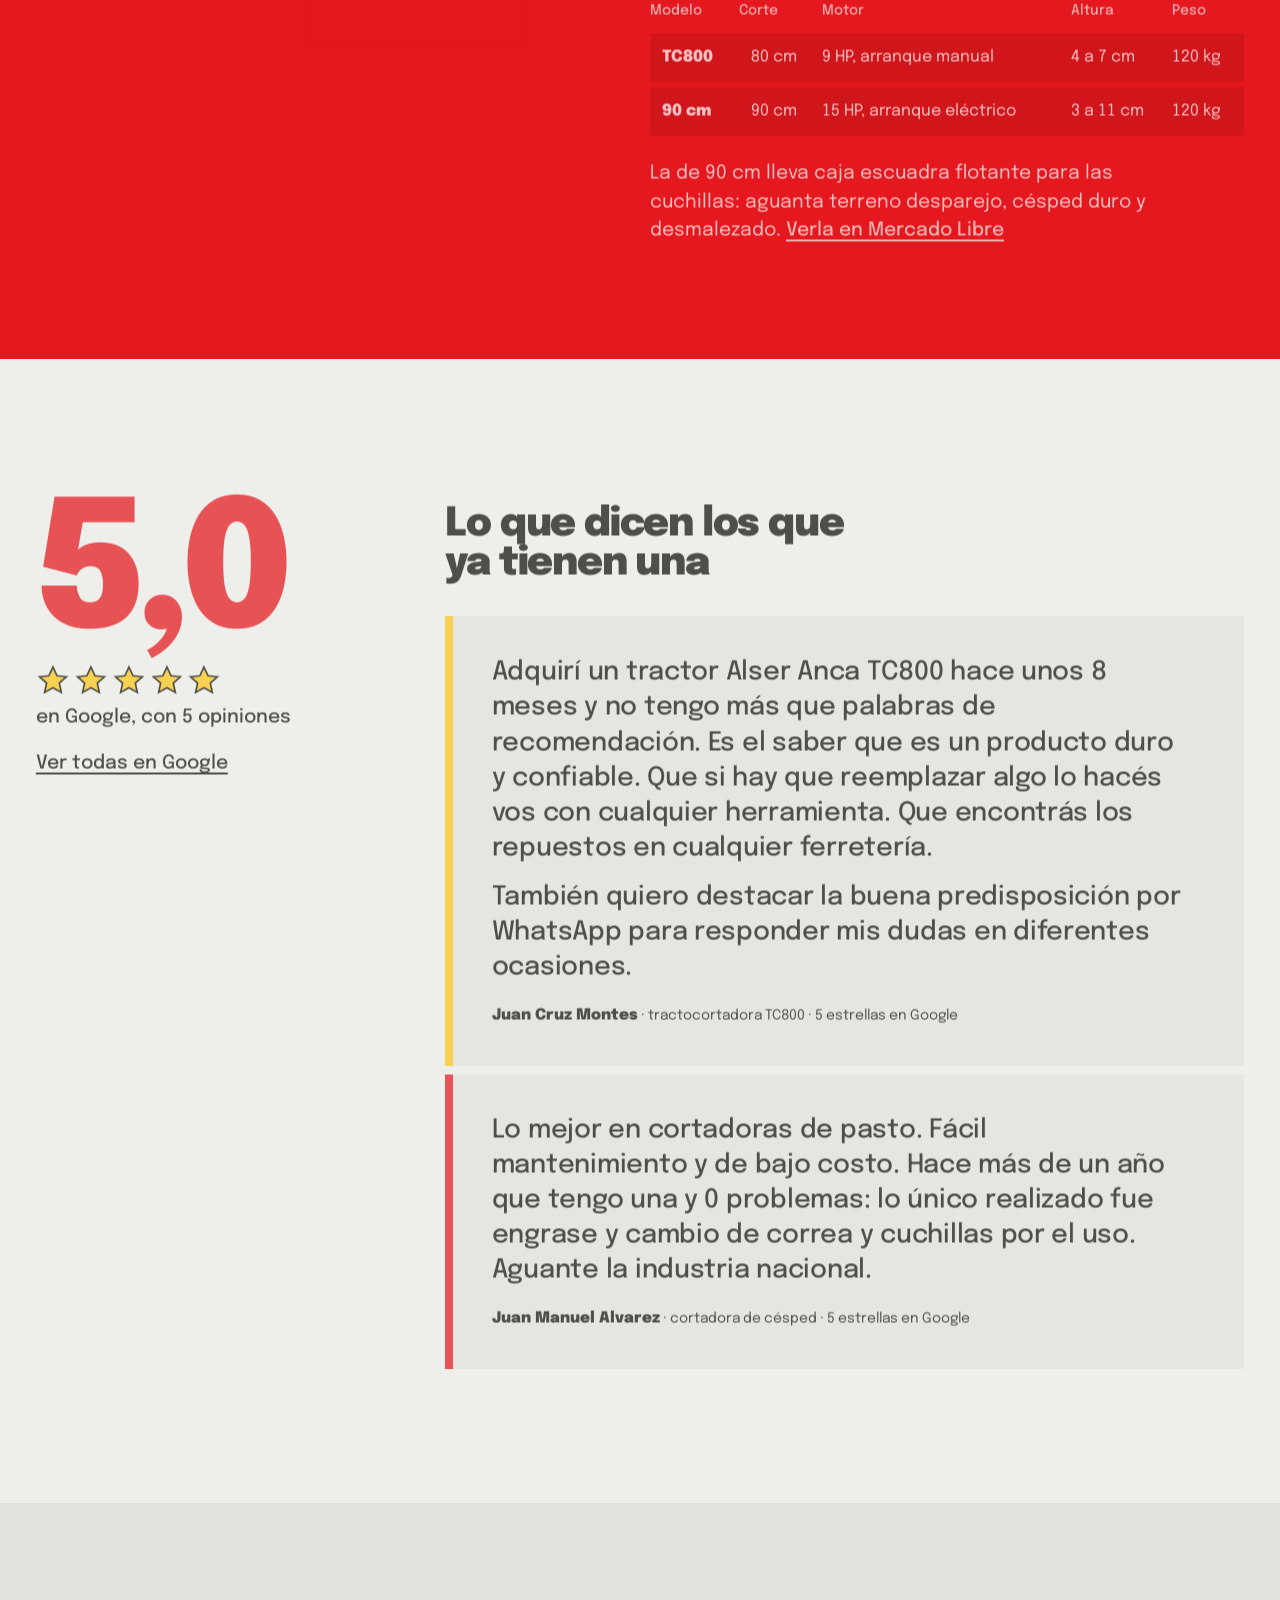
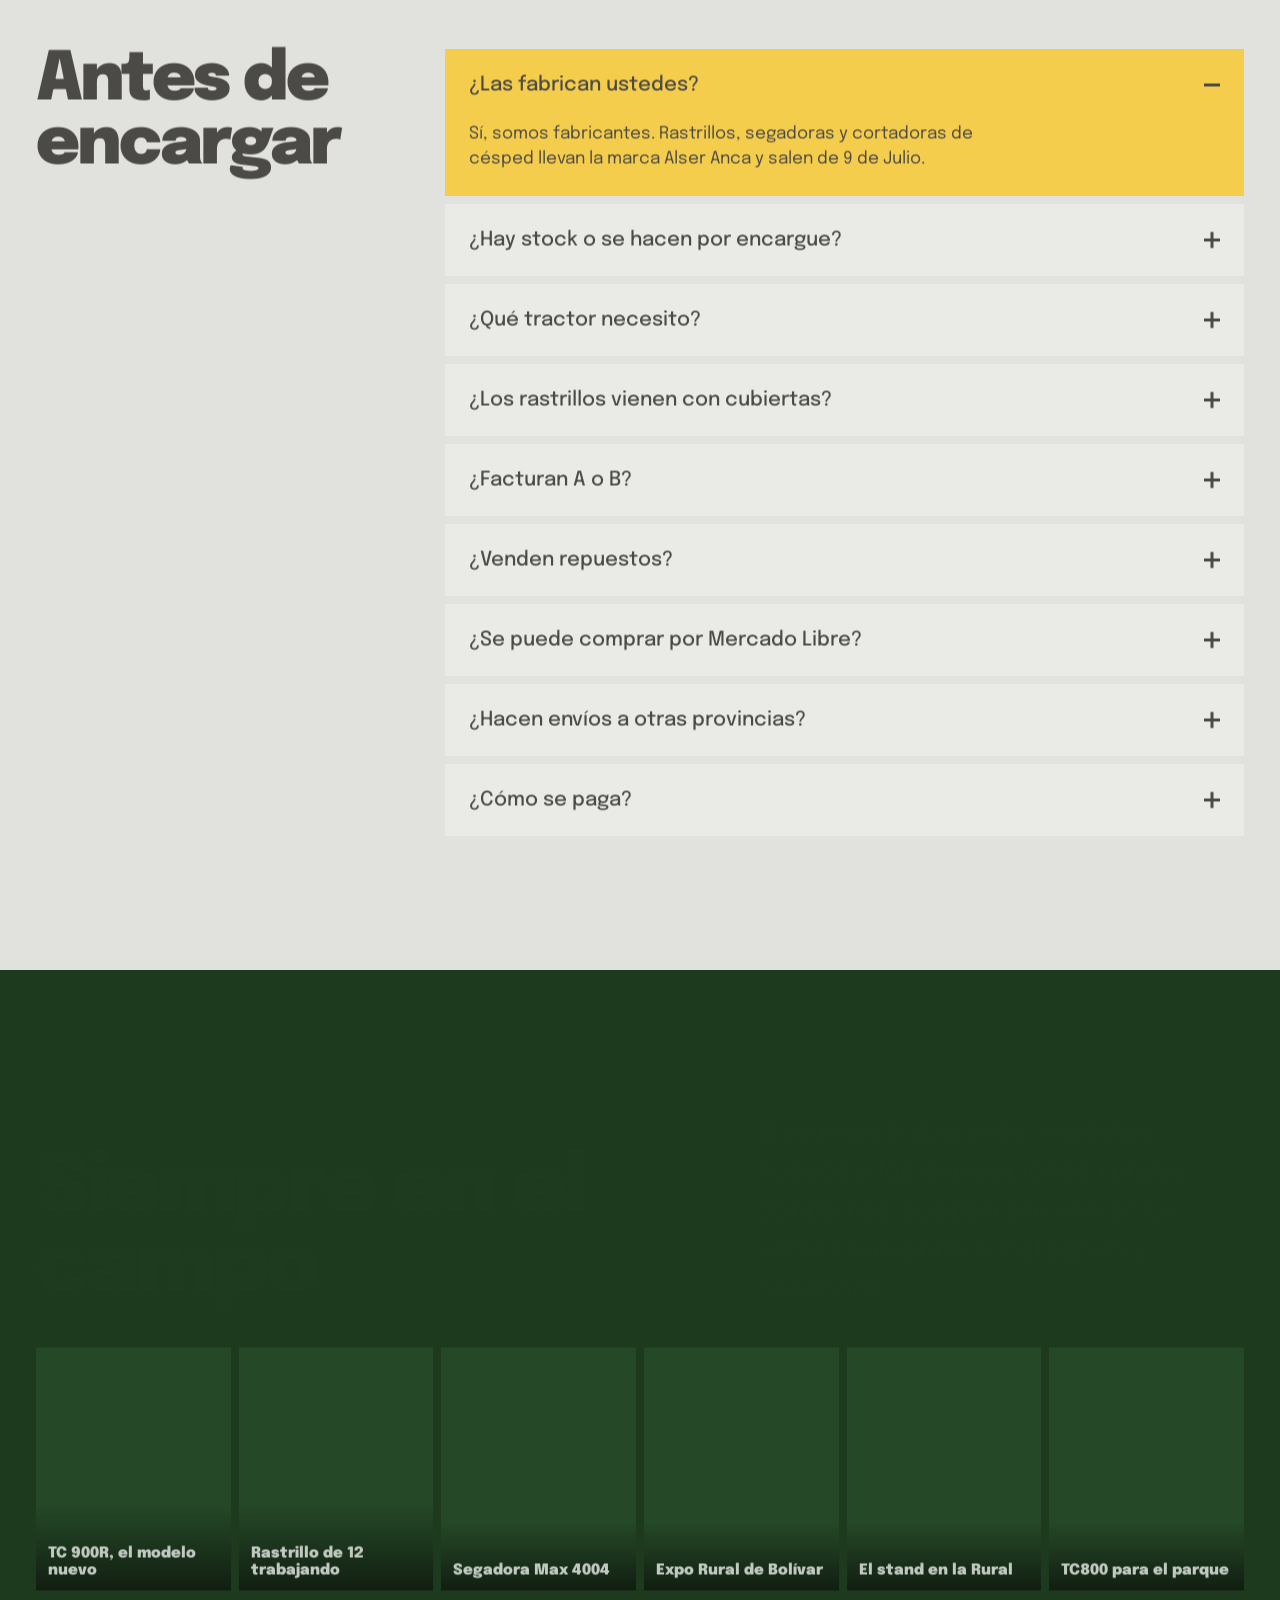
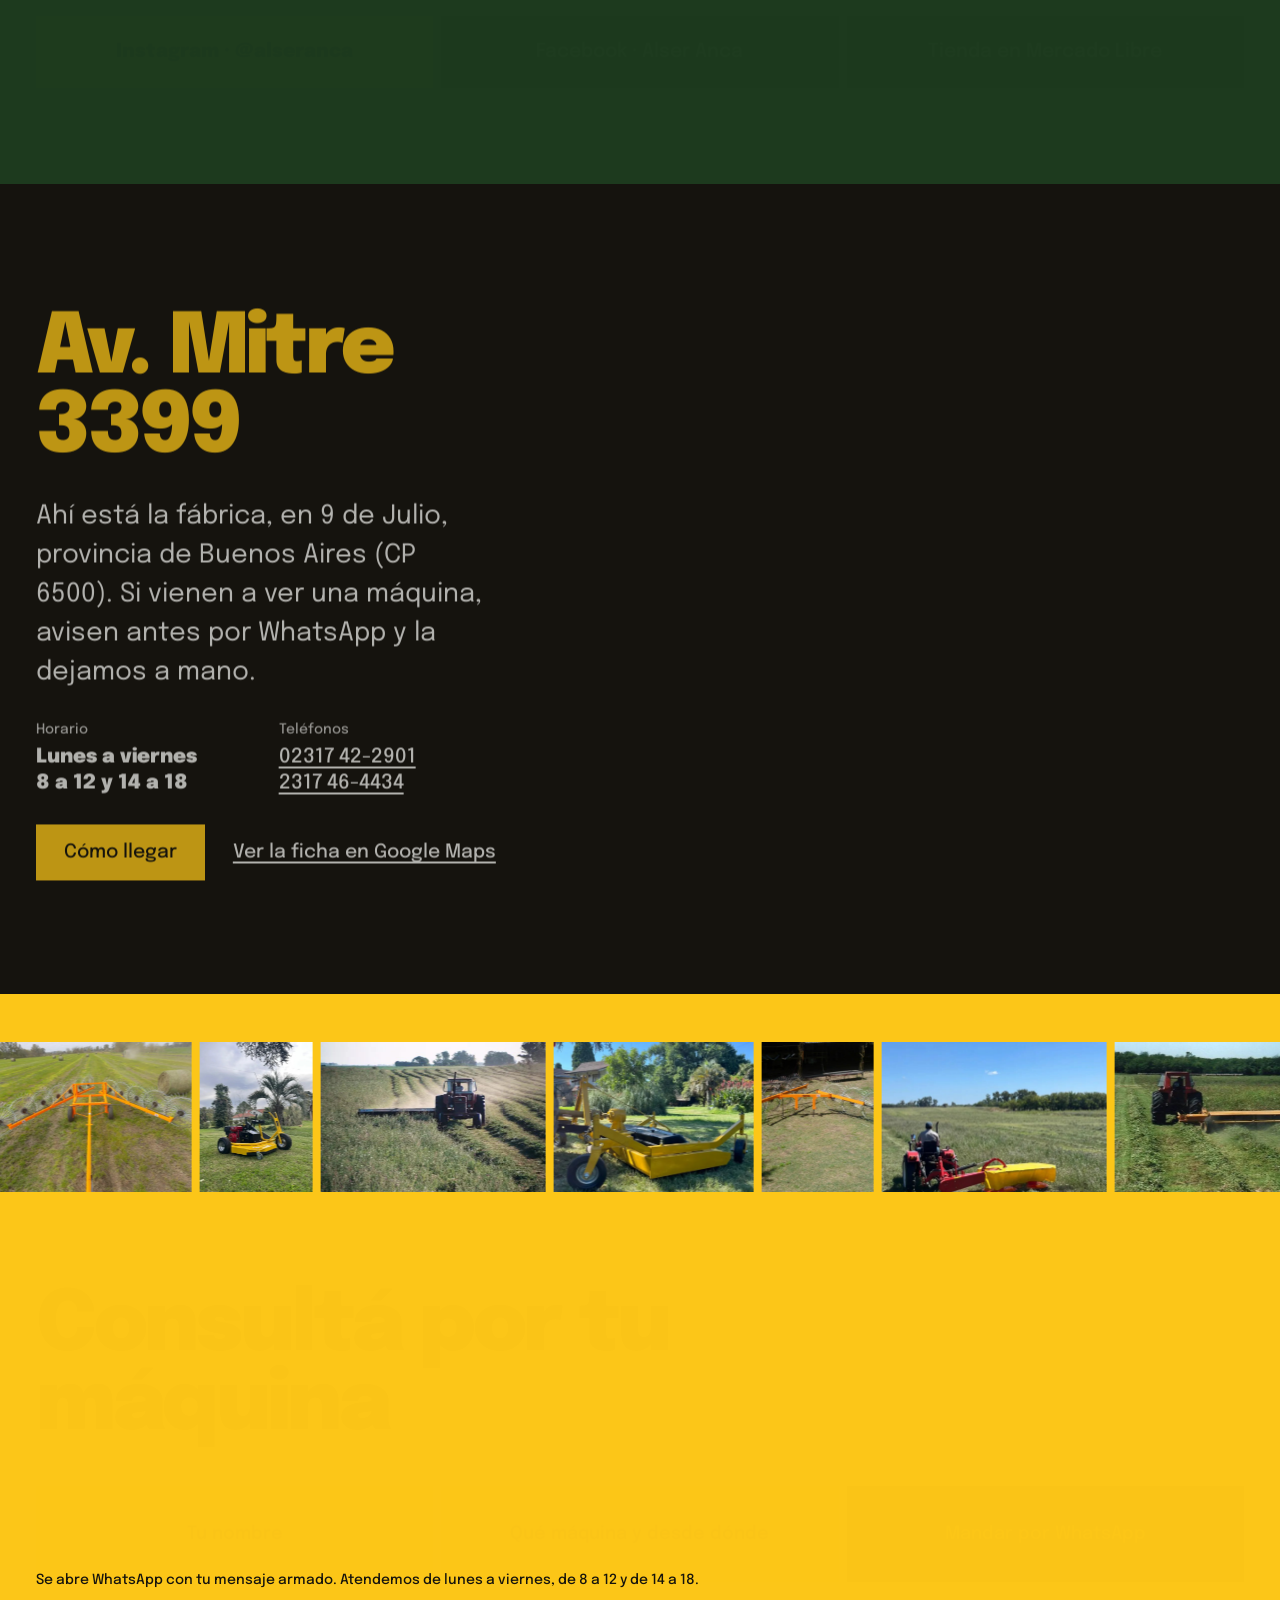
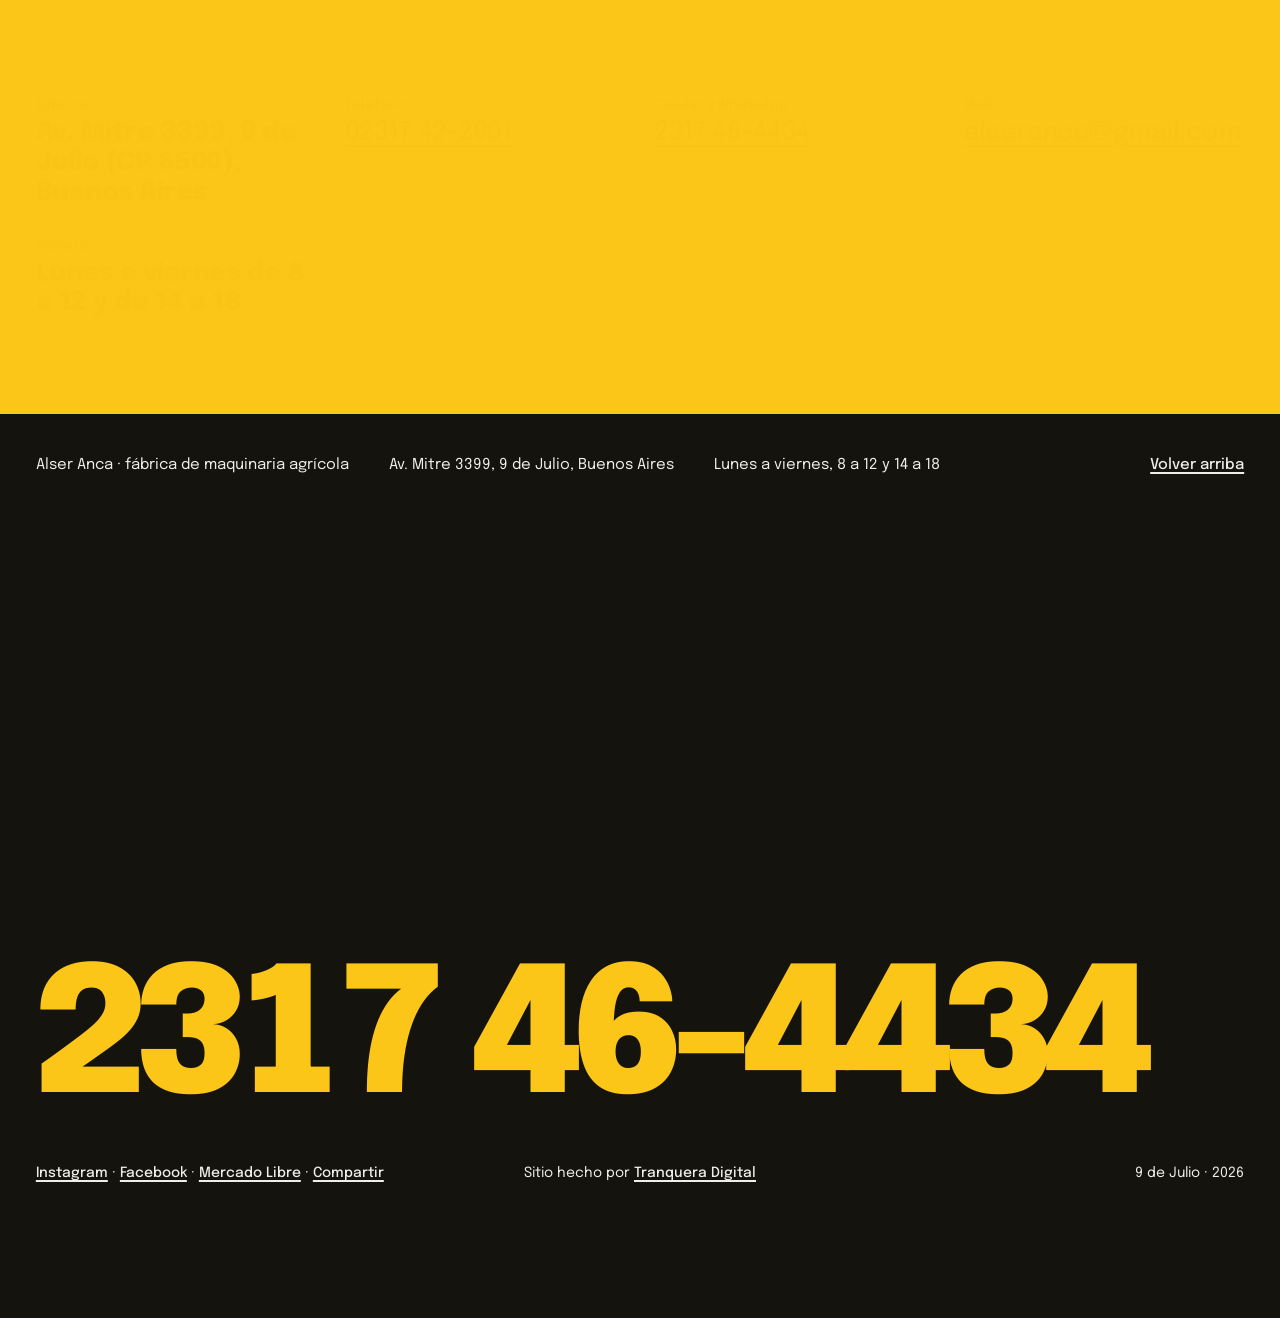
<file: cortahileradoras.html>
<!doctype html><html lang="es-AR"><head><meta charset="utf-8"><title>Alser Anca</title><meta name="robots" content="noindex"><link rel="canonical" href="https://alseranca.com.ar/#segadoras"><meta http-equiv="refresh" content="0; url=./#segadoras"></head><body><a href="./#segadoras">Ir a Alser Anca</a></body></html>
</file>
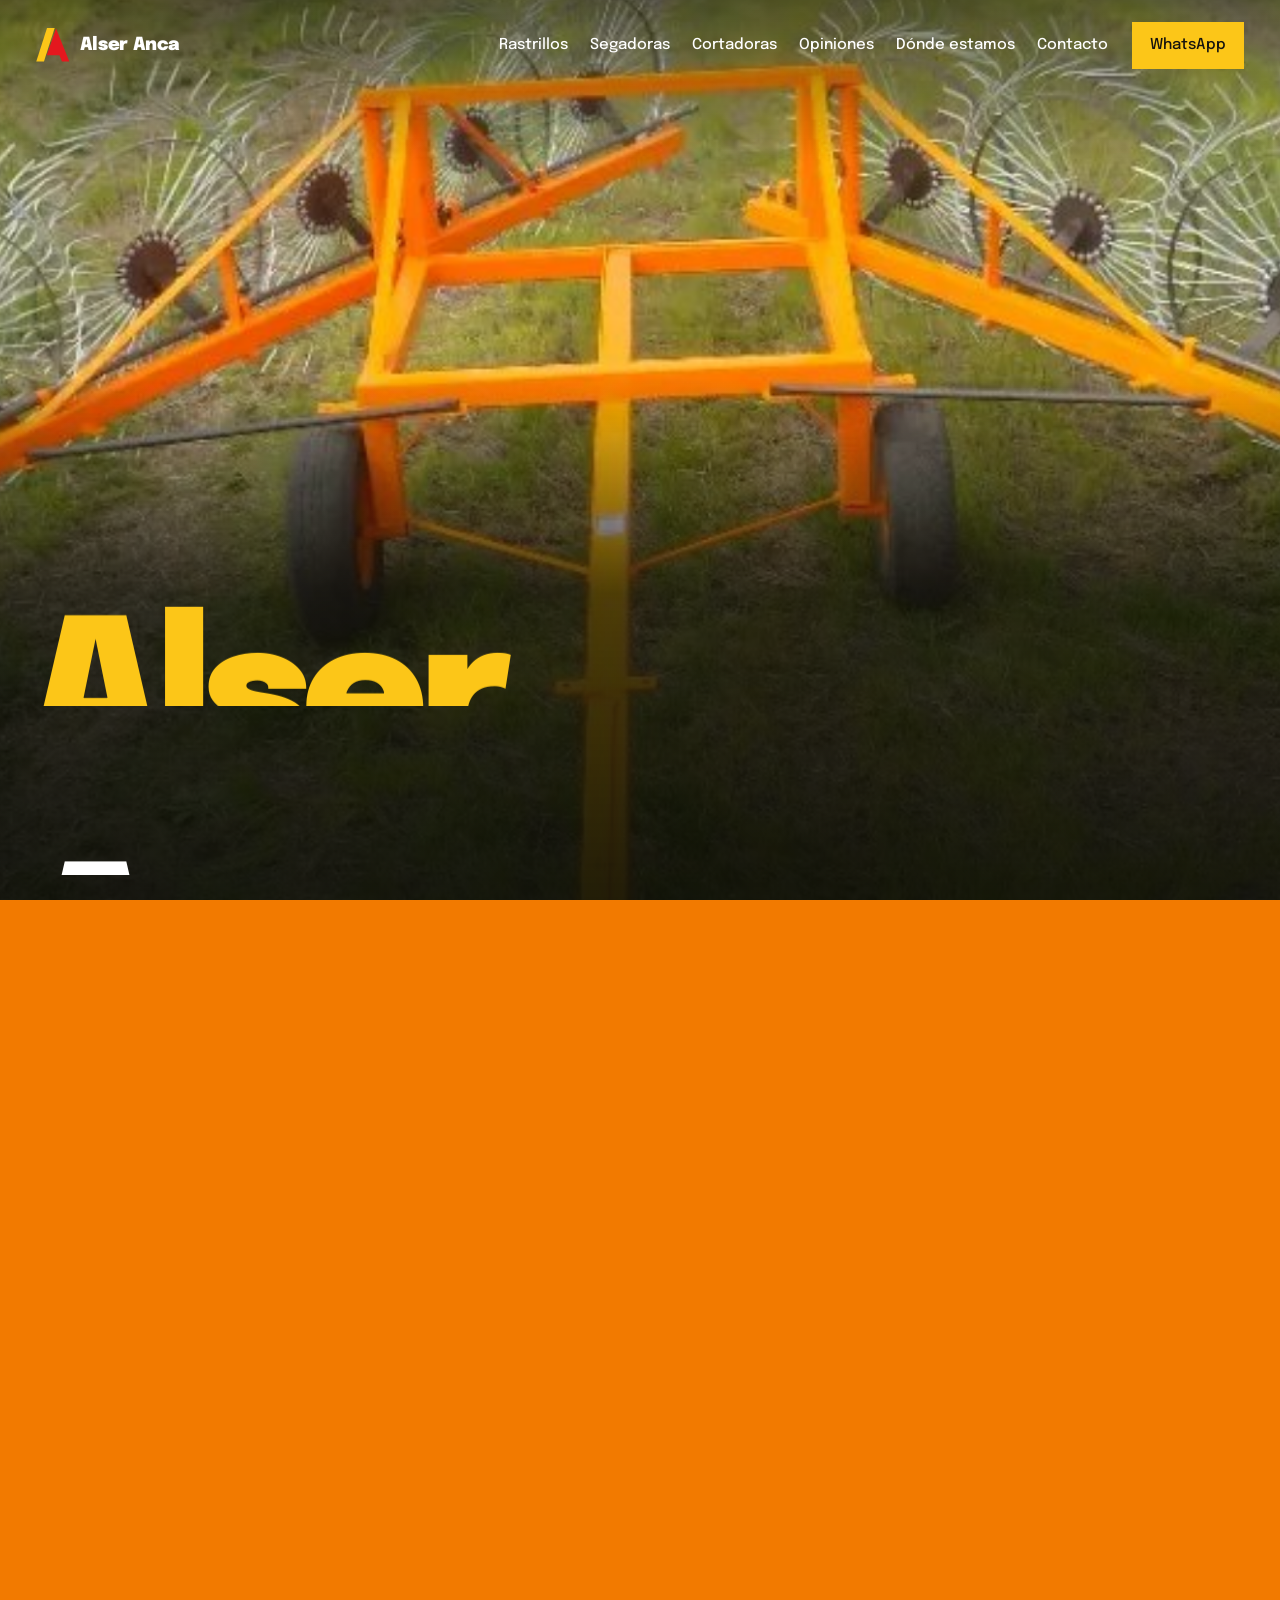
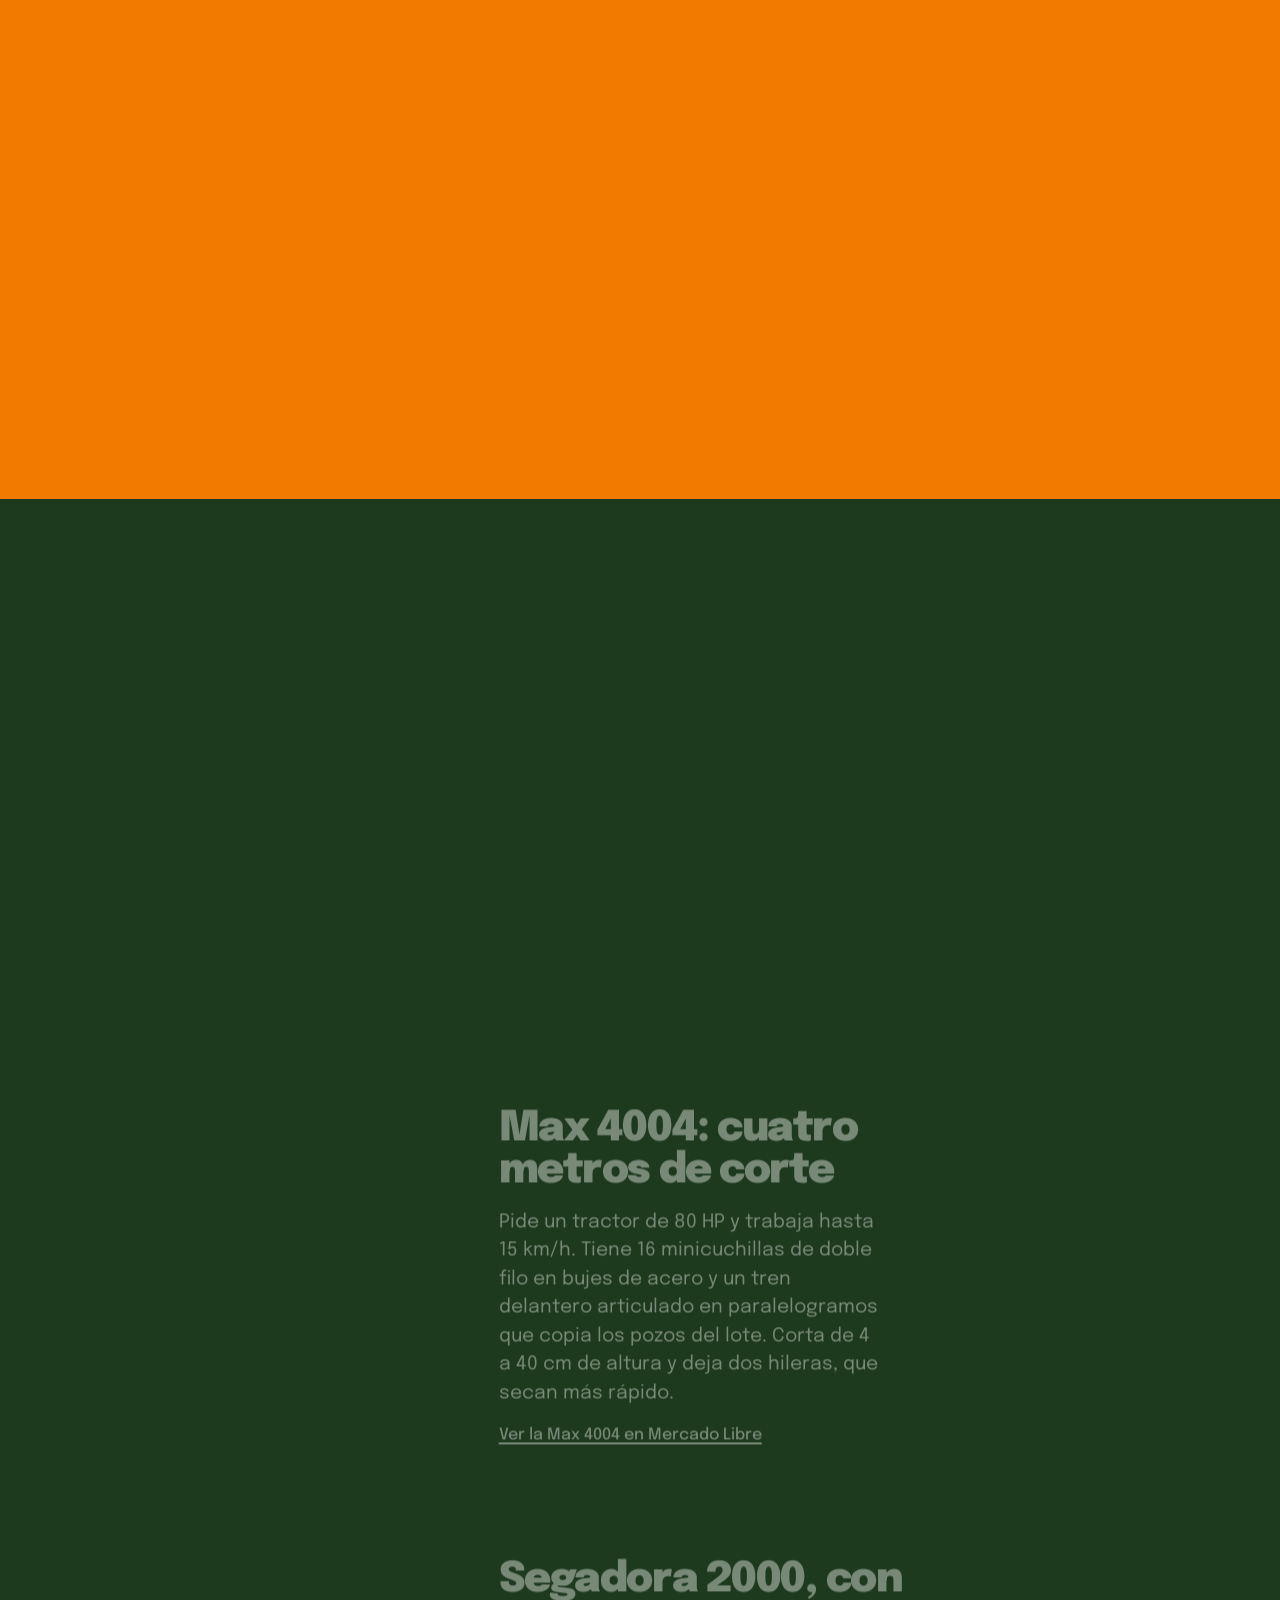
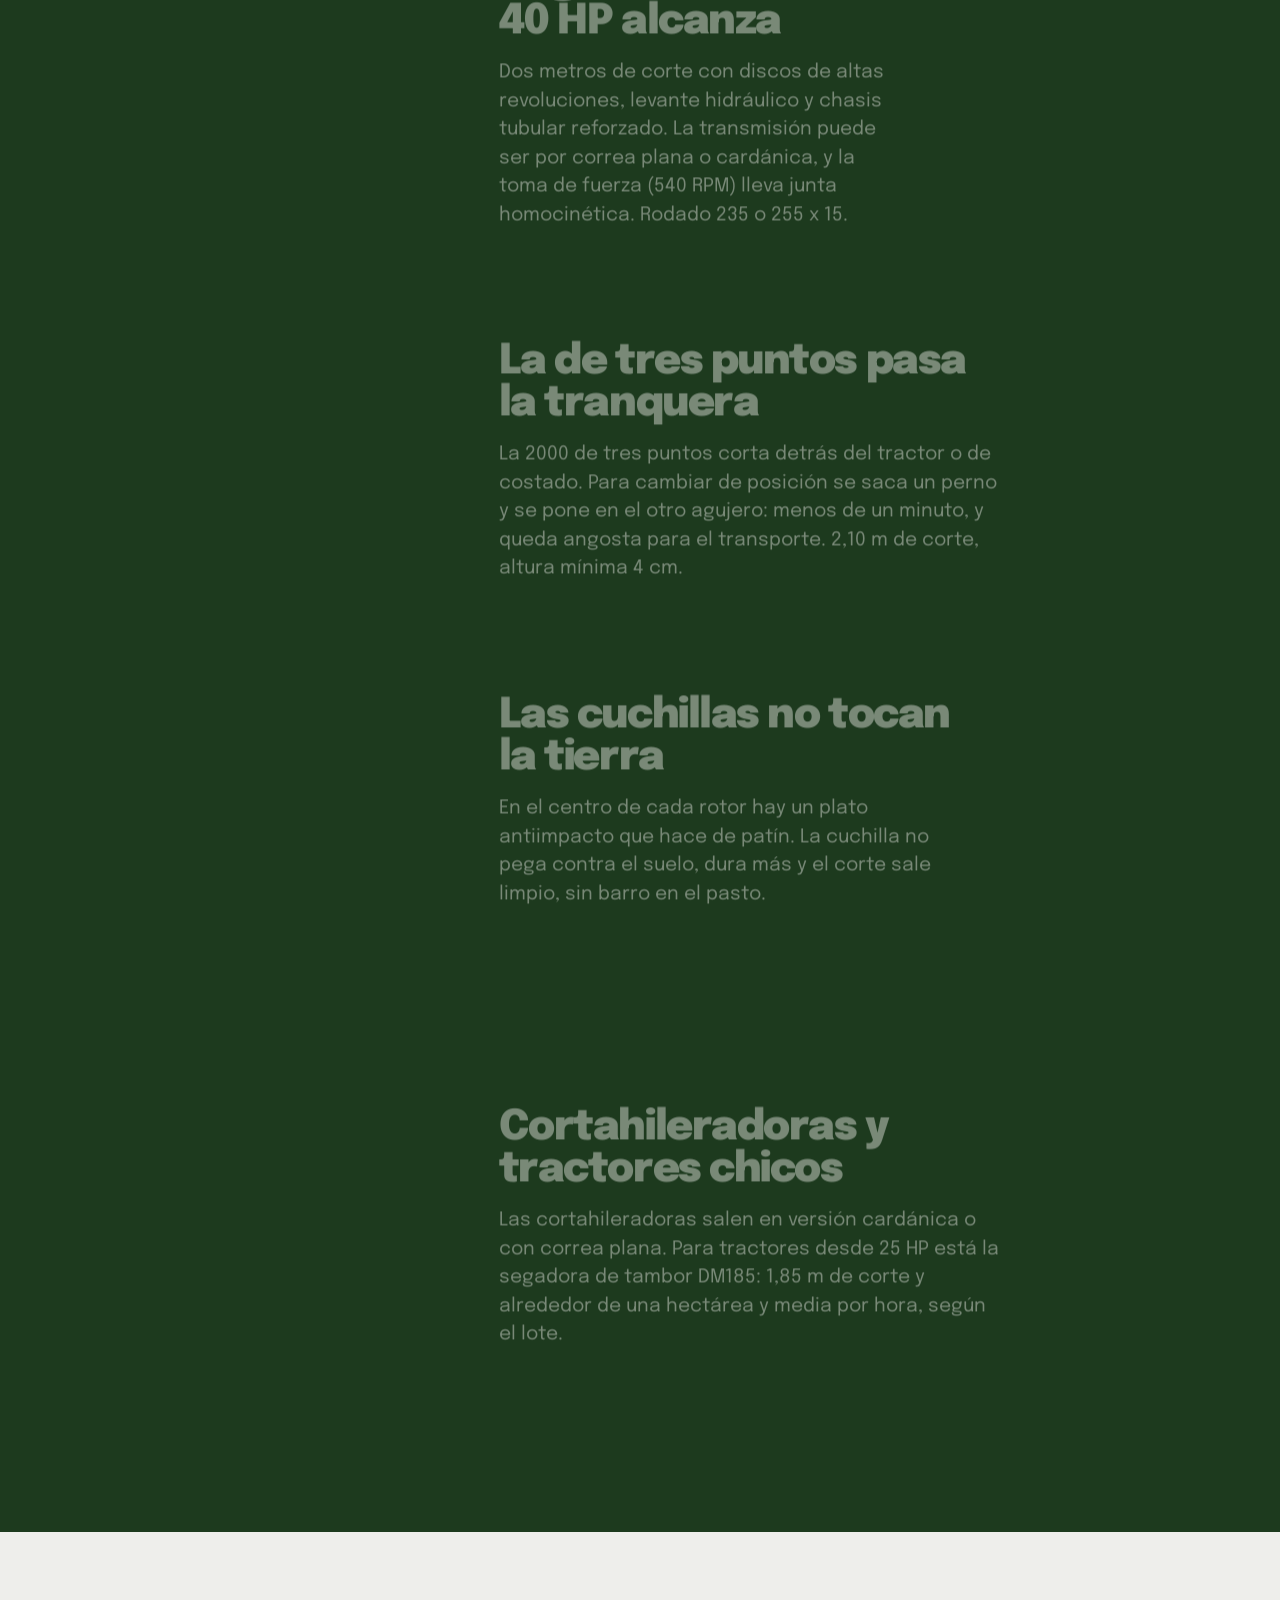
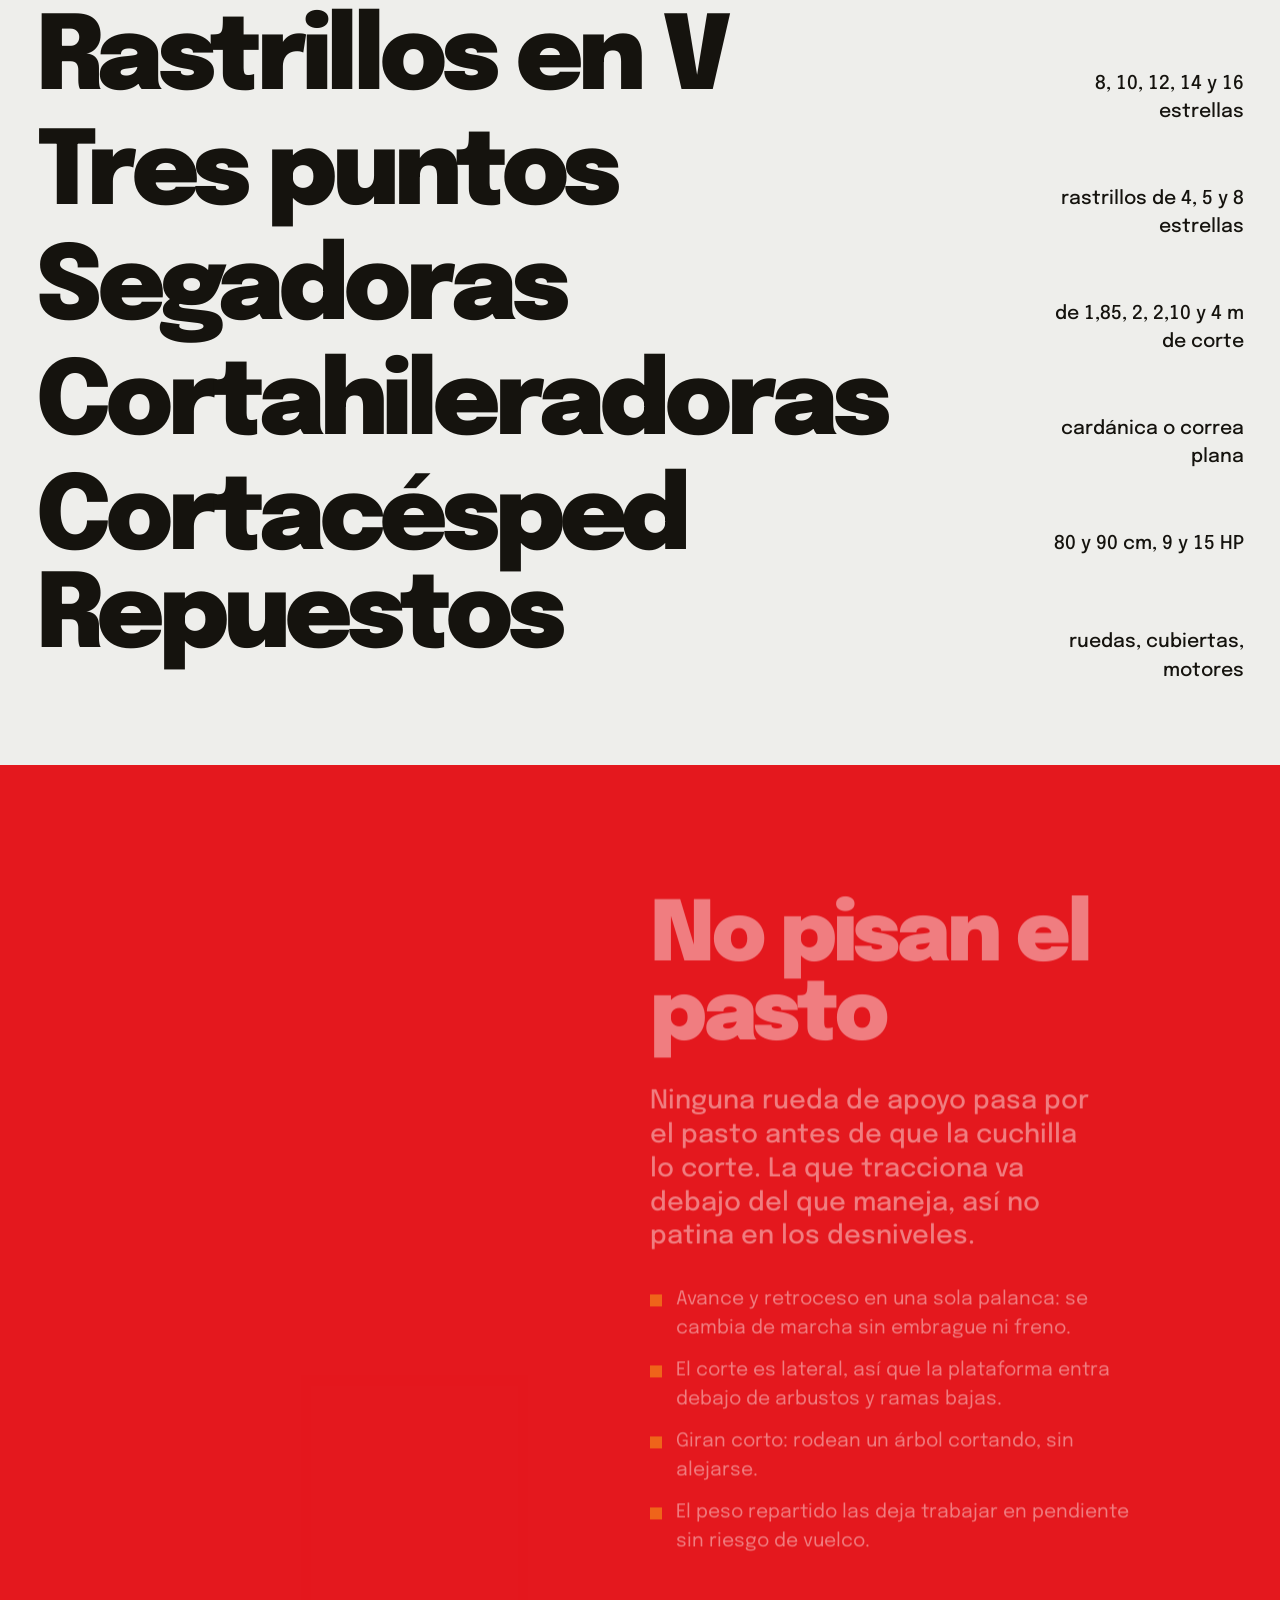
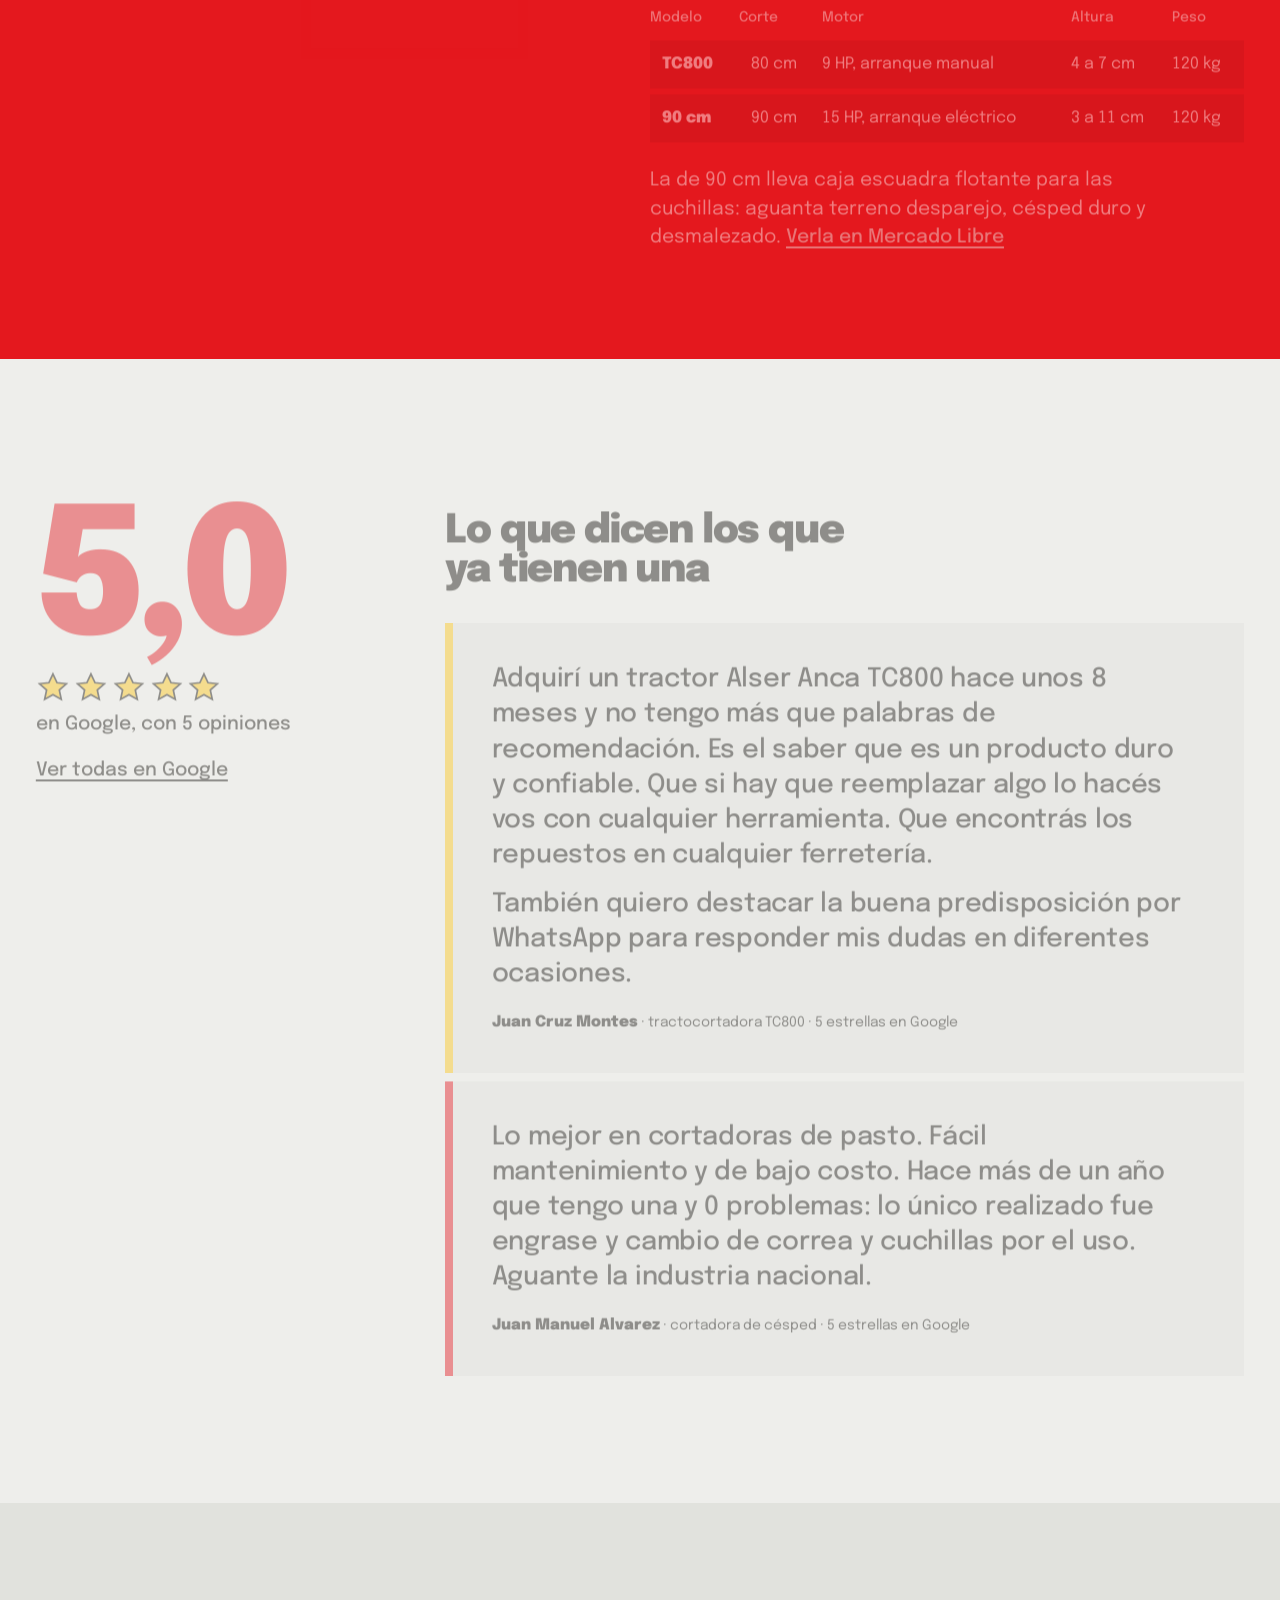
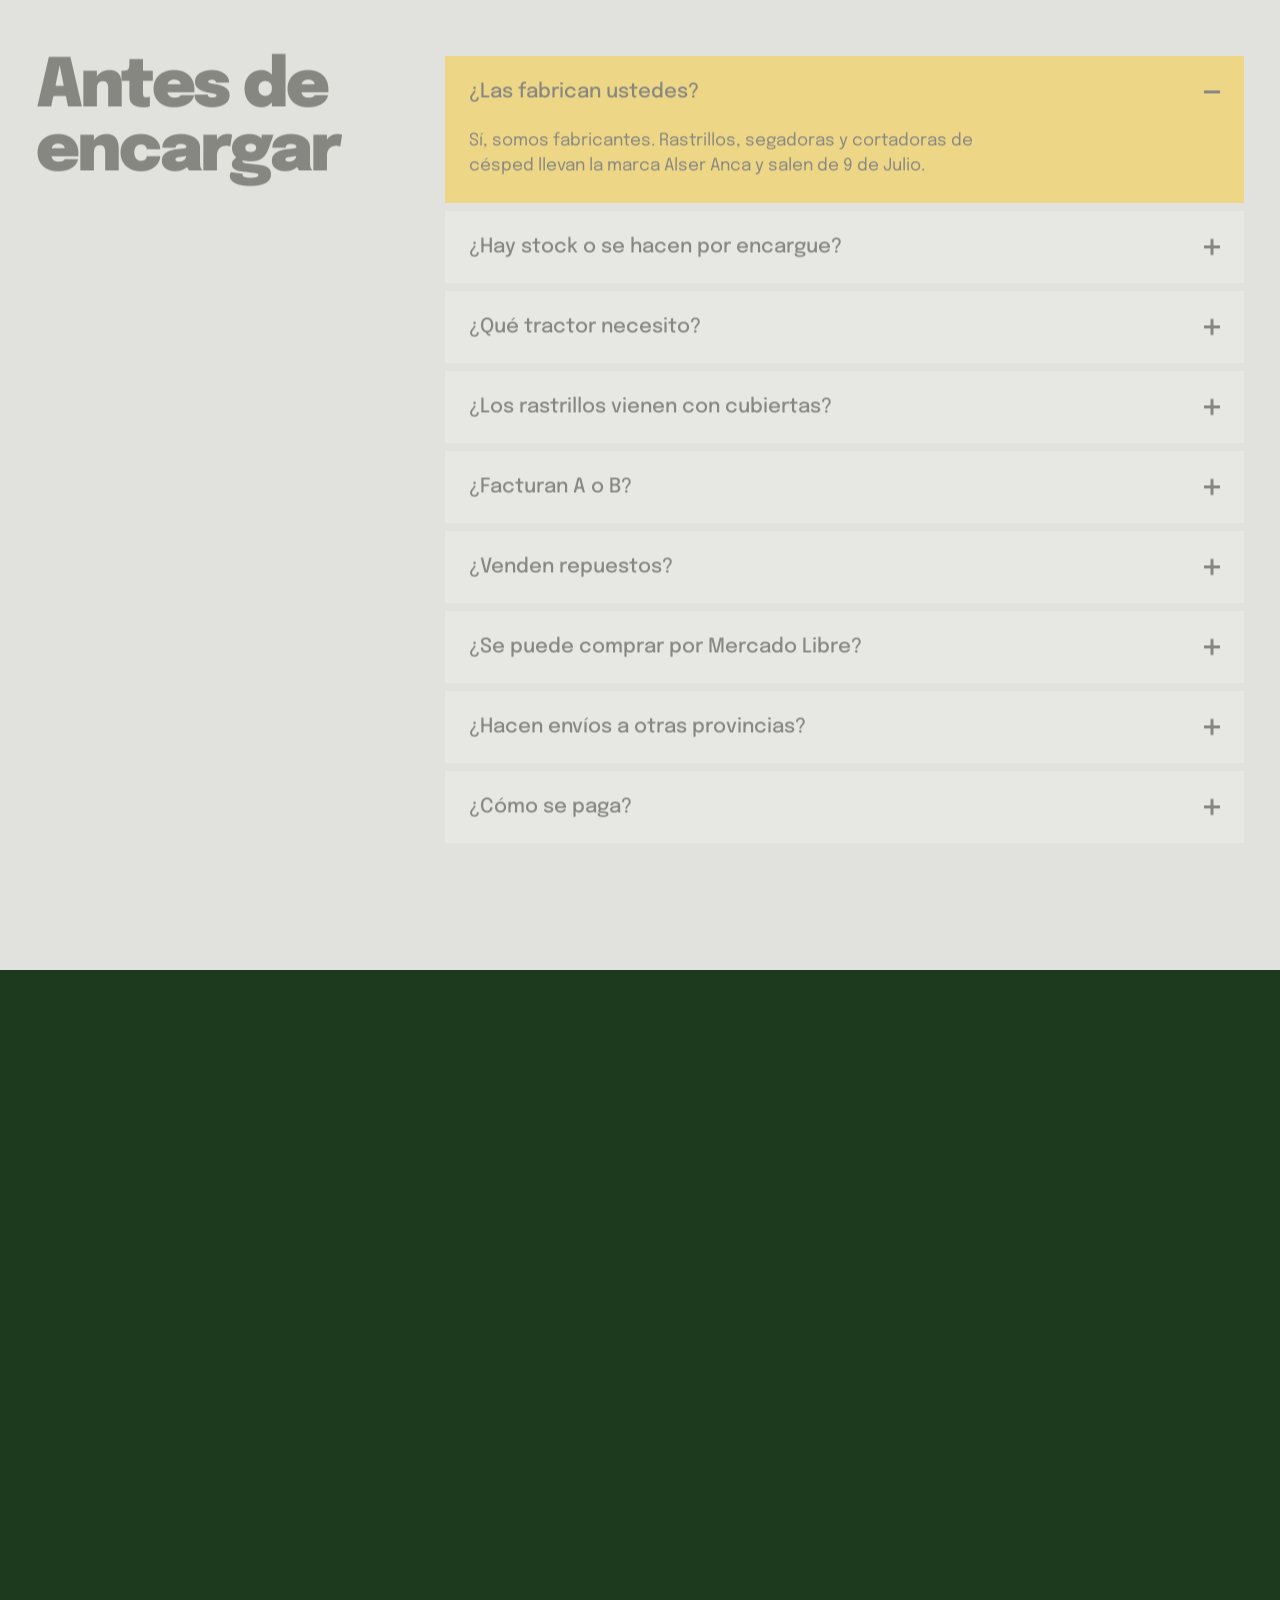
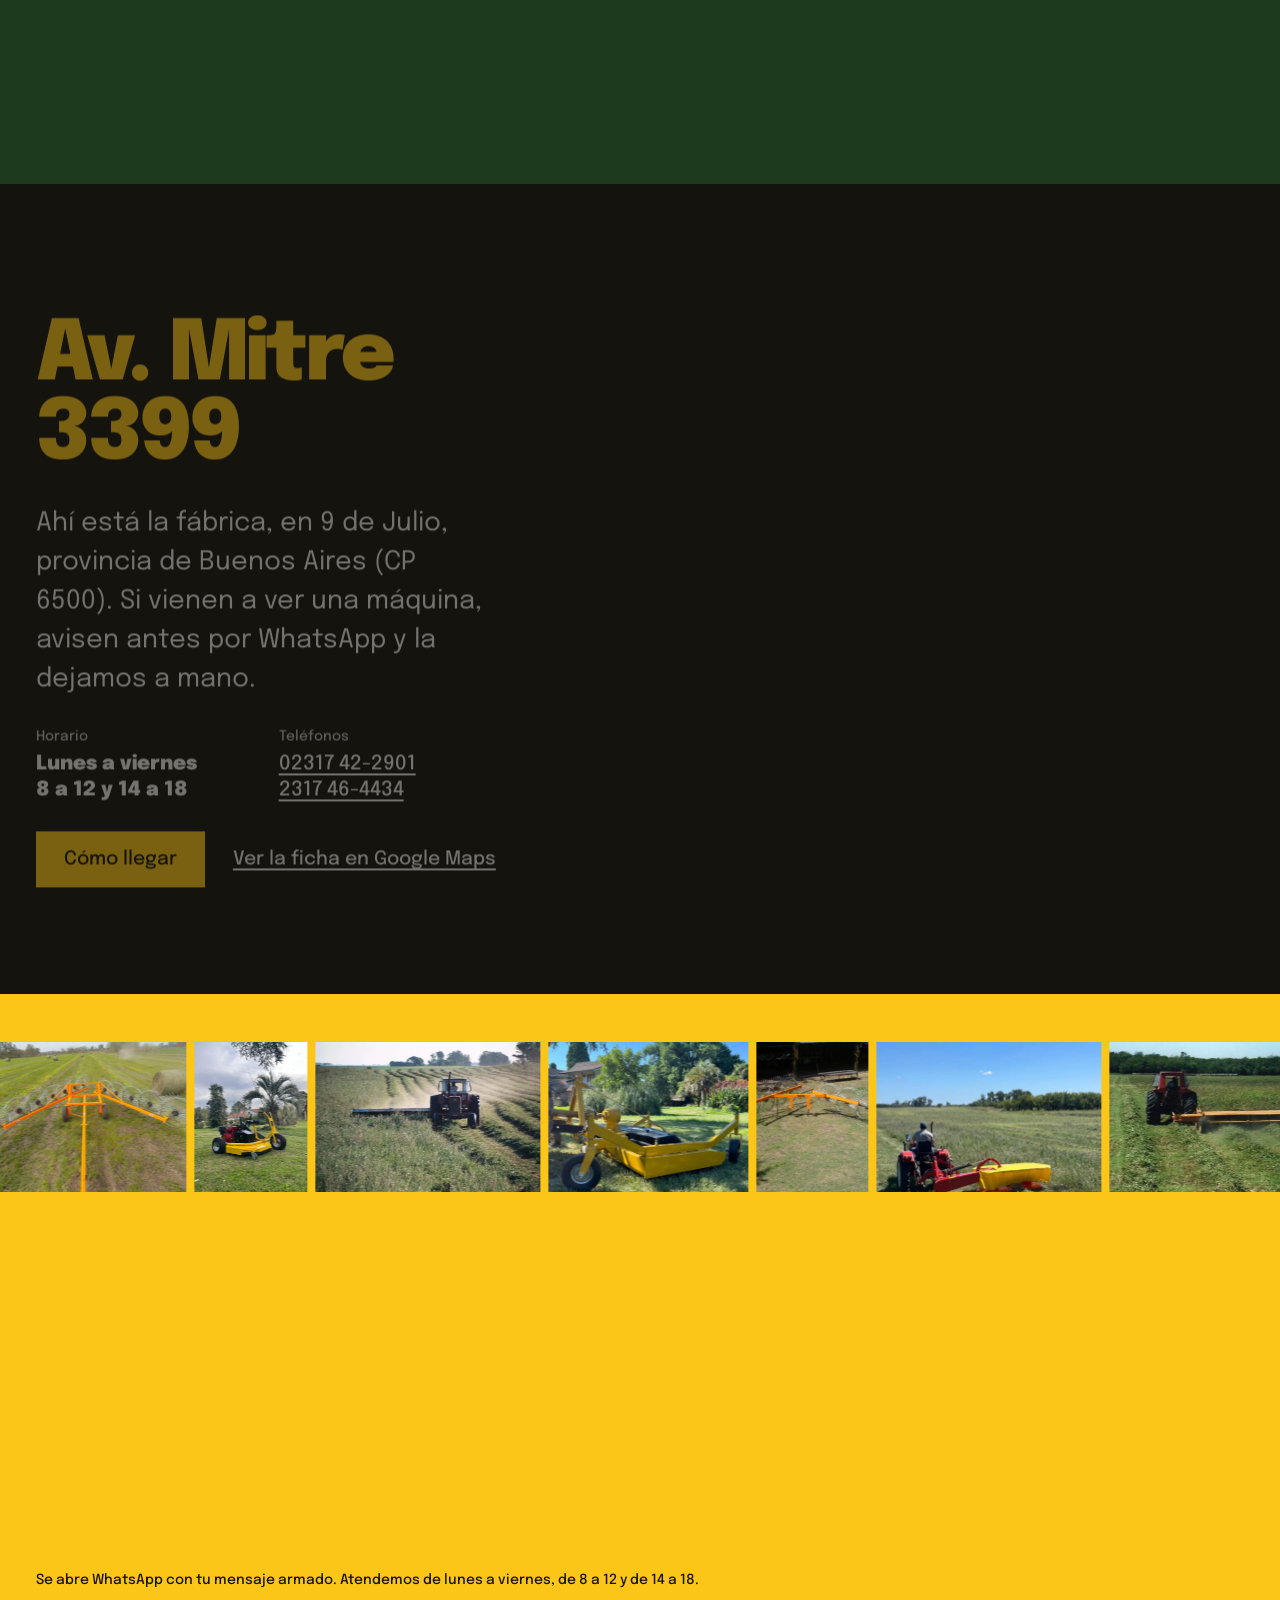
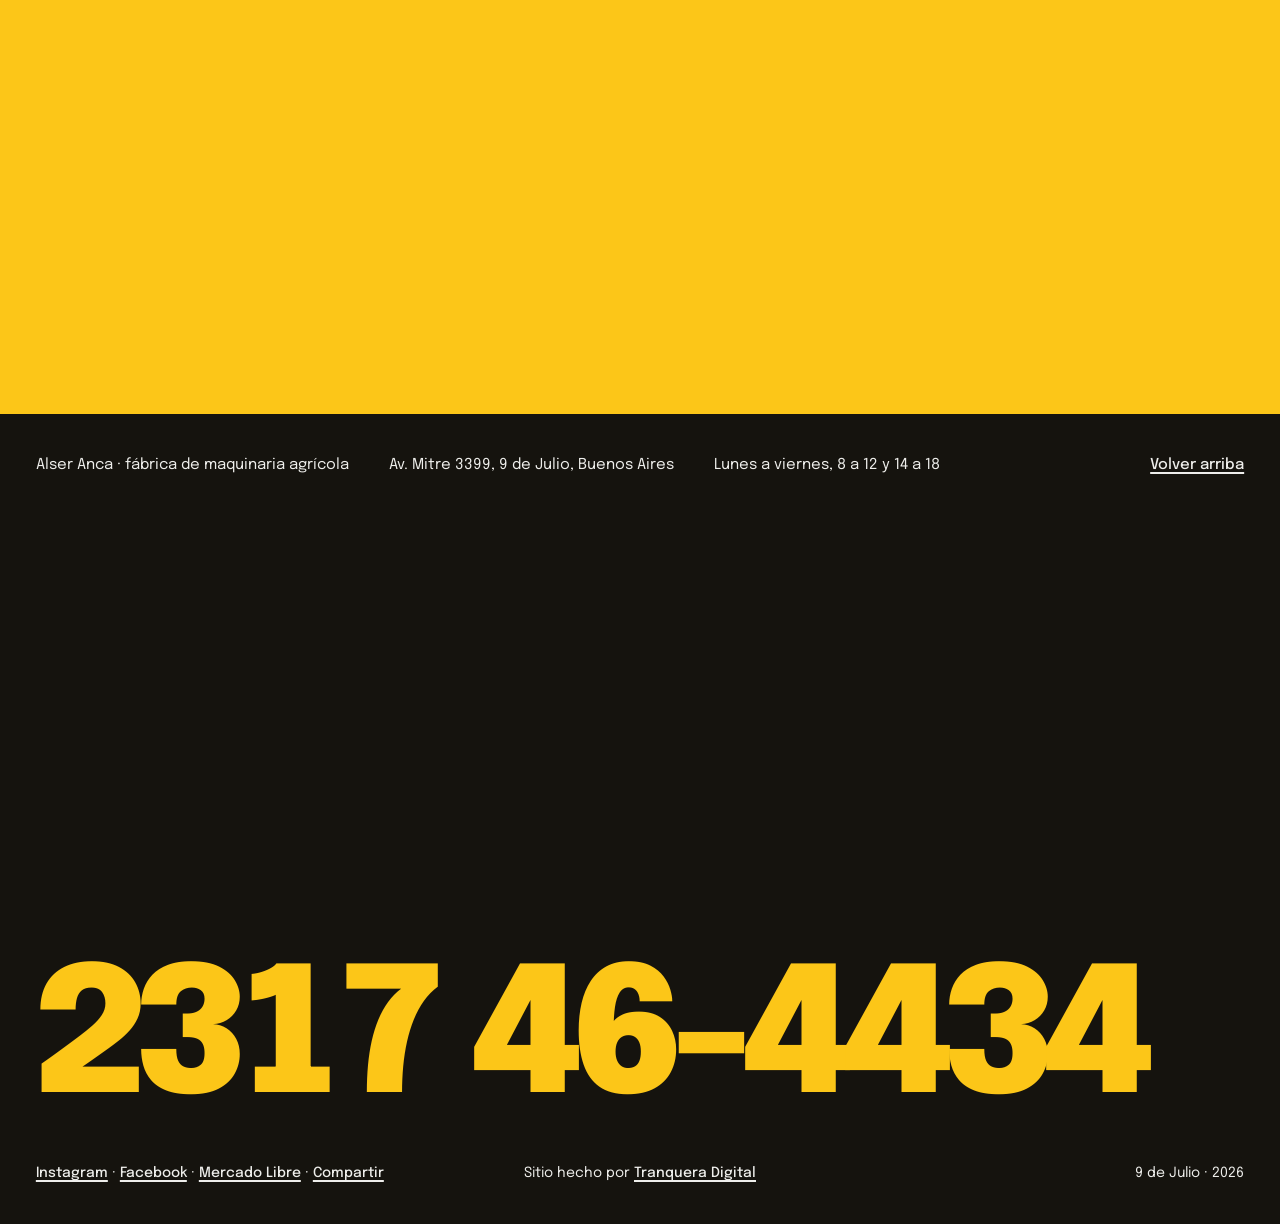
<file: productos.html>
<!doctype html><html lang="es-AR"><head><meta charset="utf-8"><title>Alser Anca</title><meta name="robots" content="noindex"><link rel="canonical" href="https://alseranca.com.ar/#linea"><meta http-equiv="refresh" content="0; url=./#linea"></head><body><a href="./#linea">Ir a Alser Anca</a></body></html>
</file>
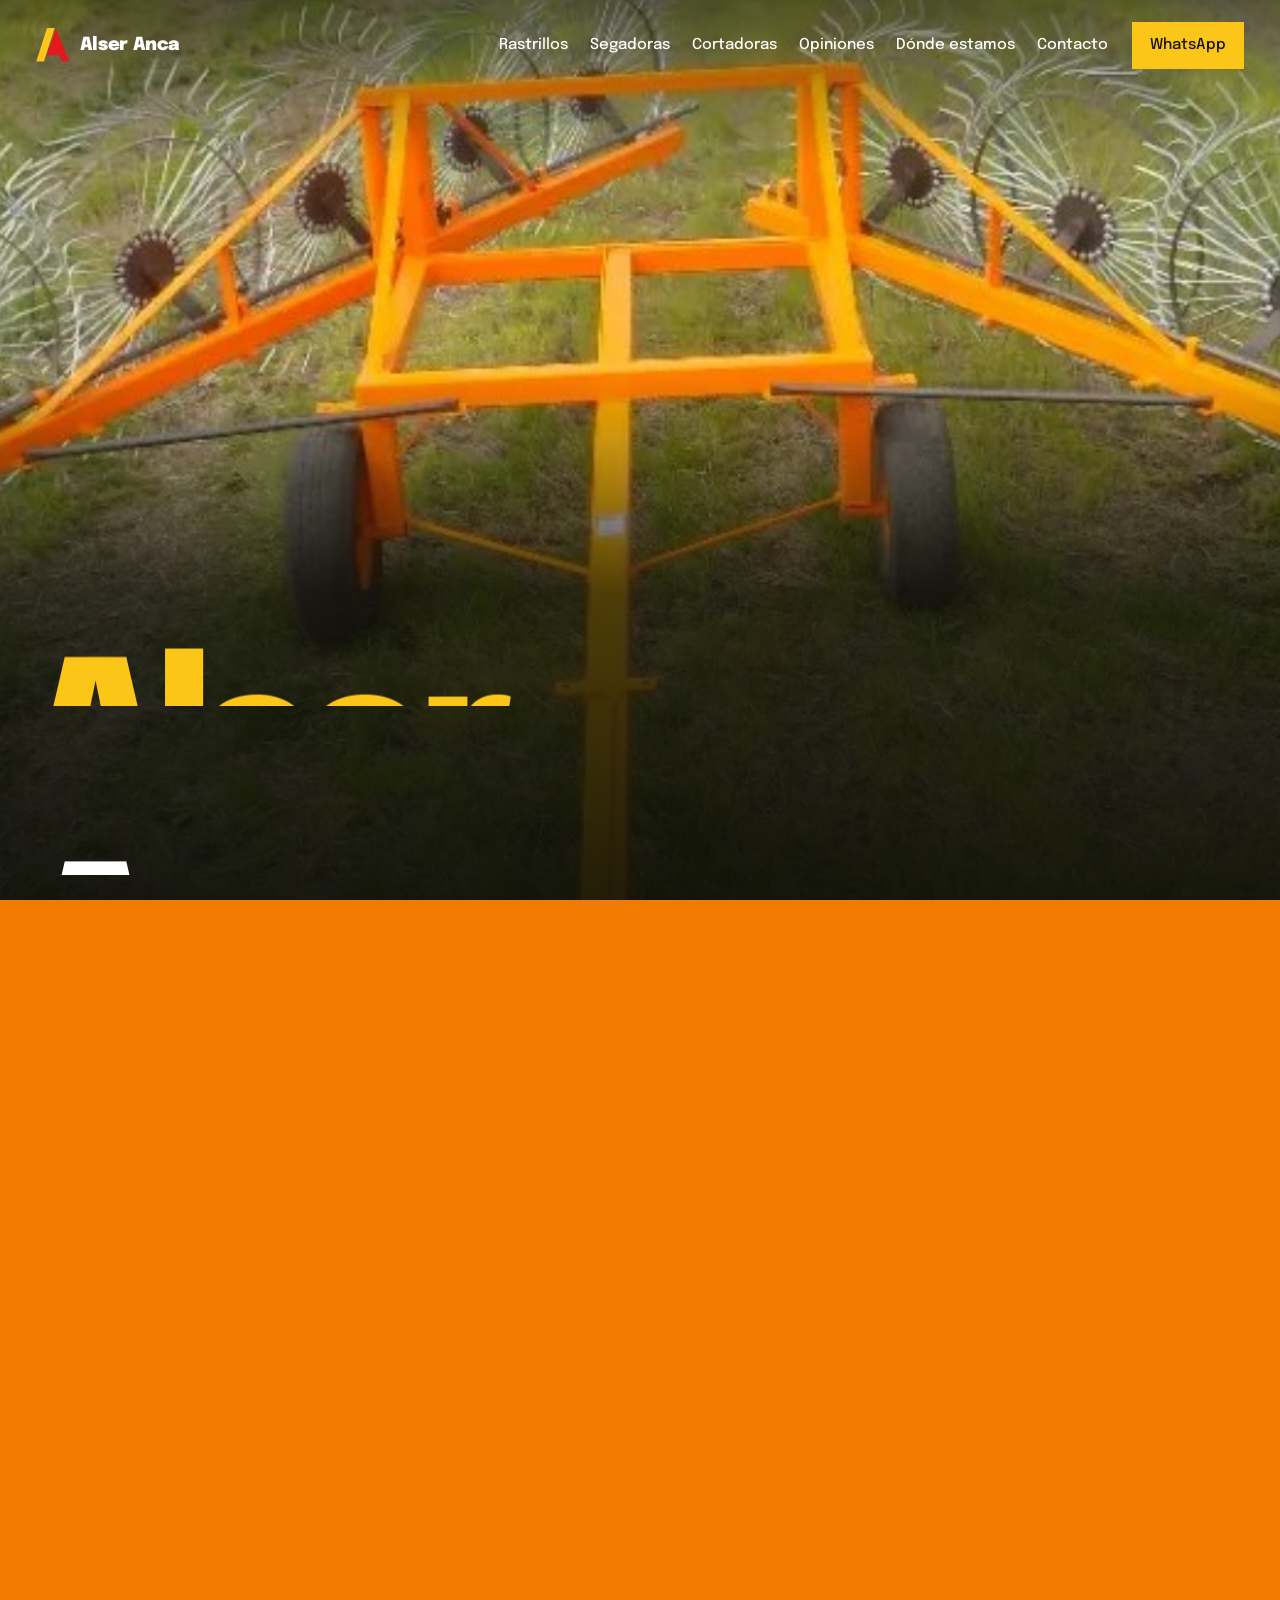
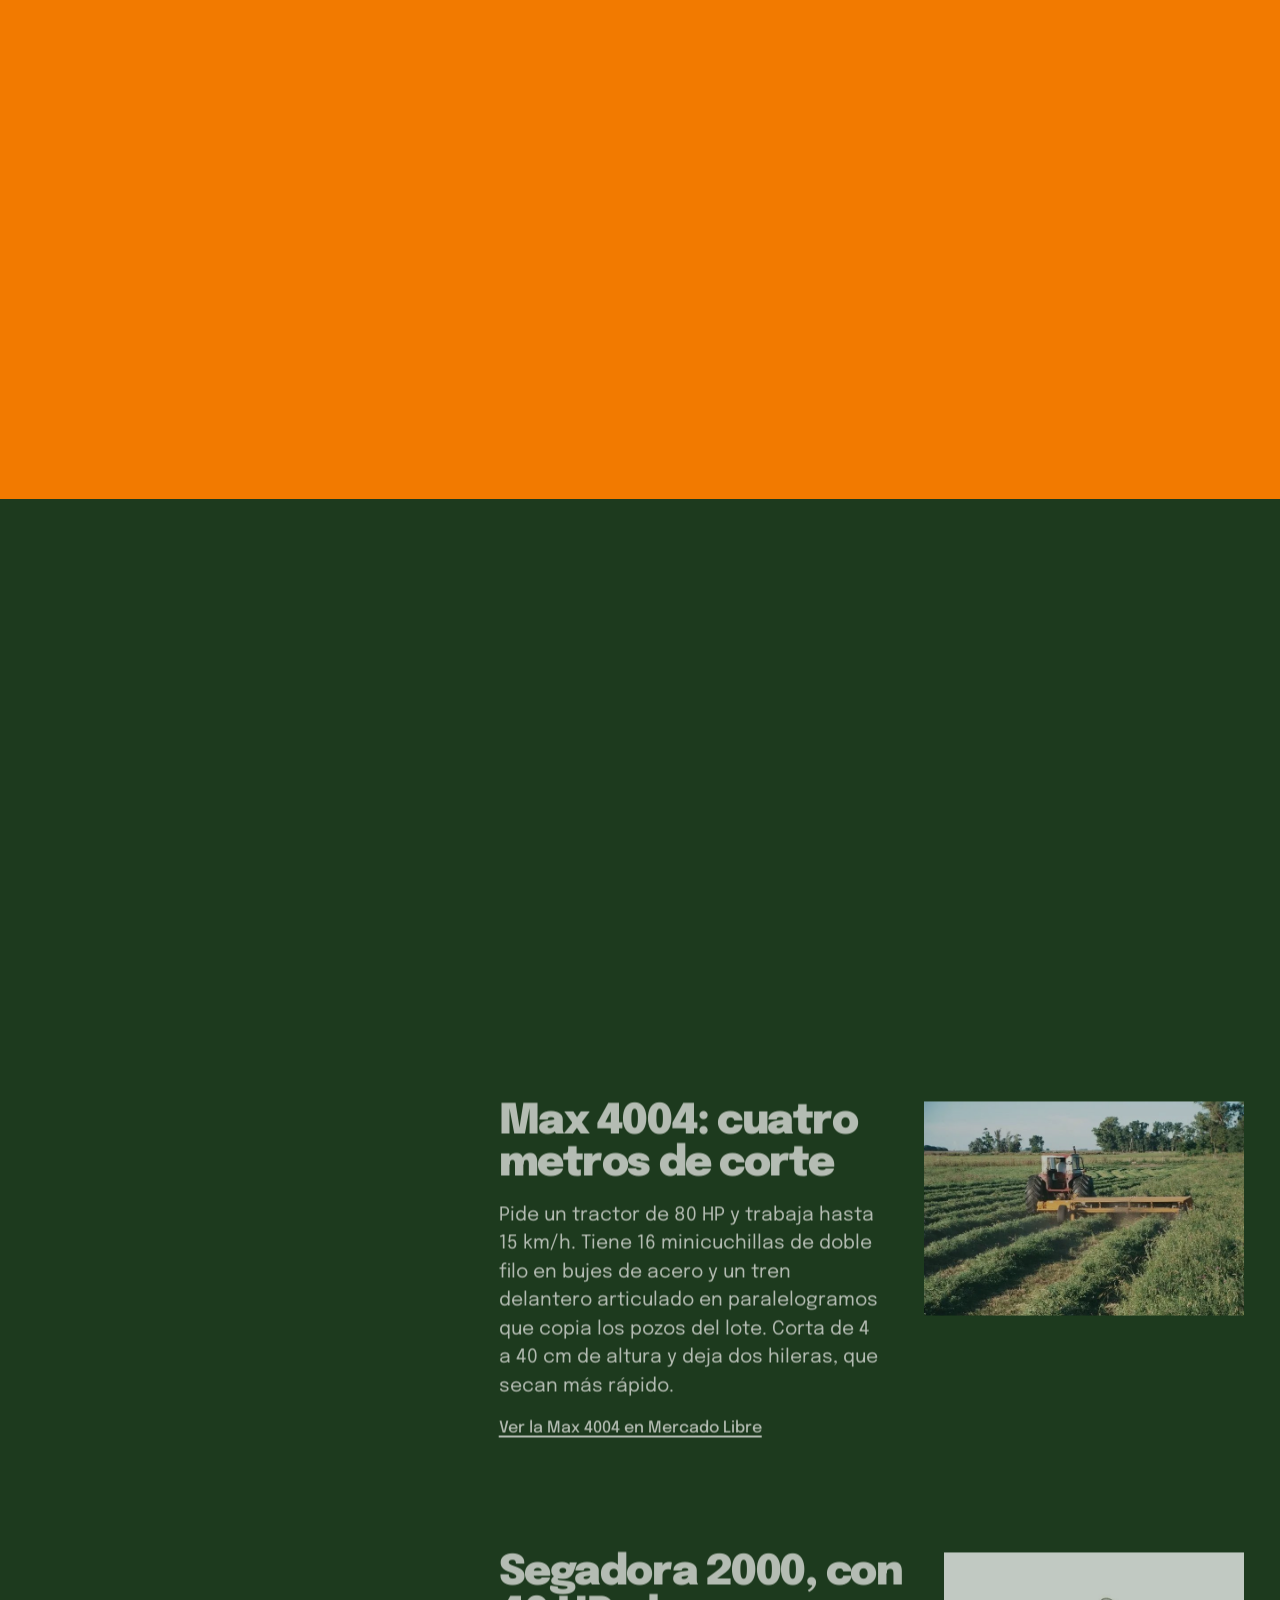
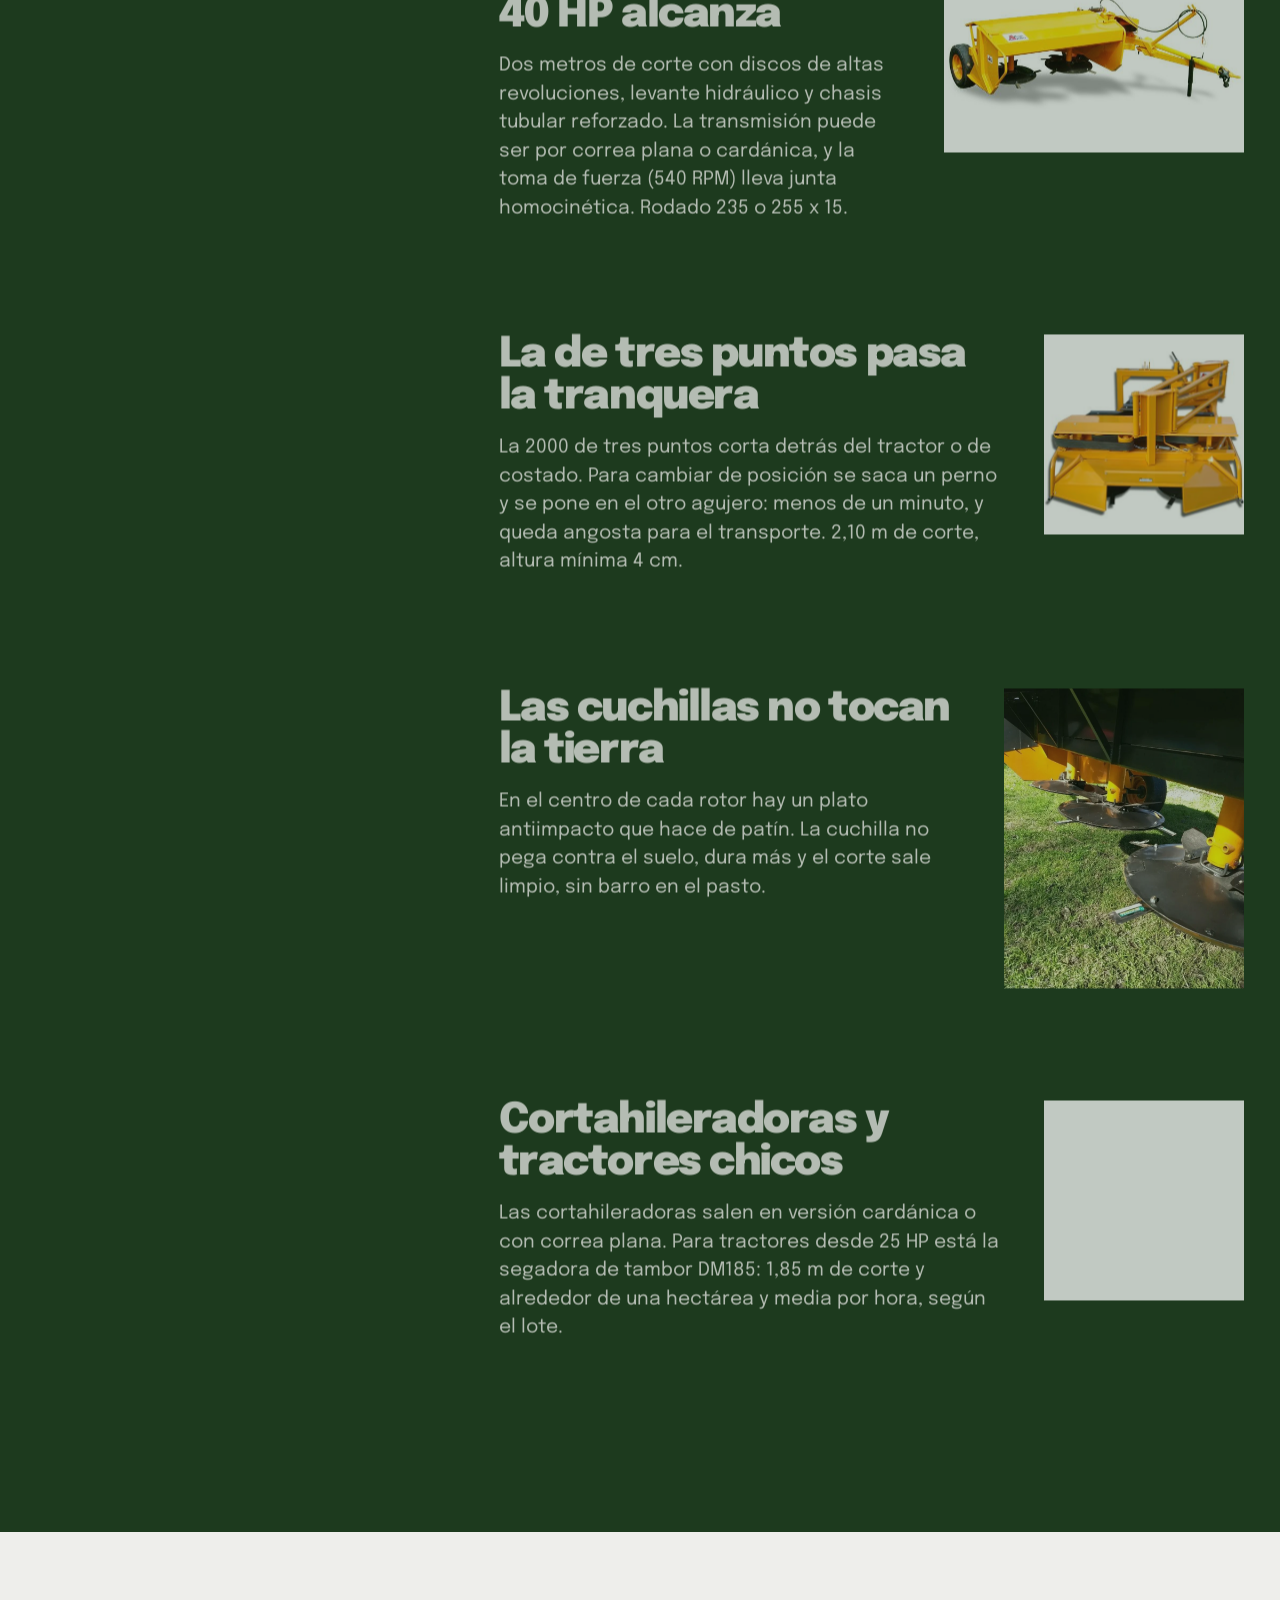
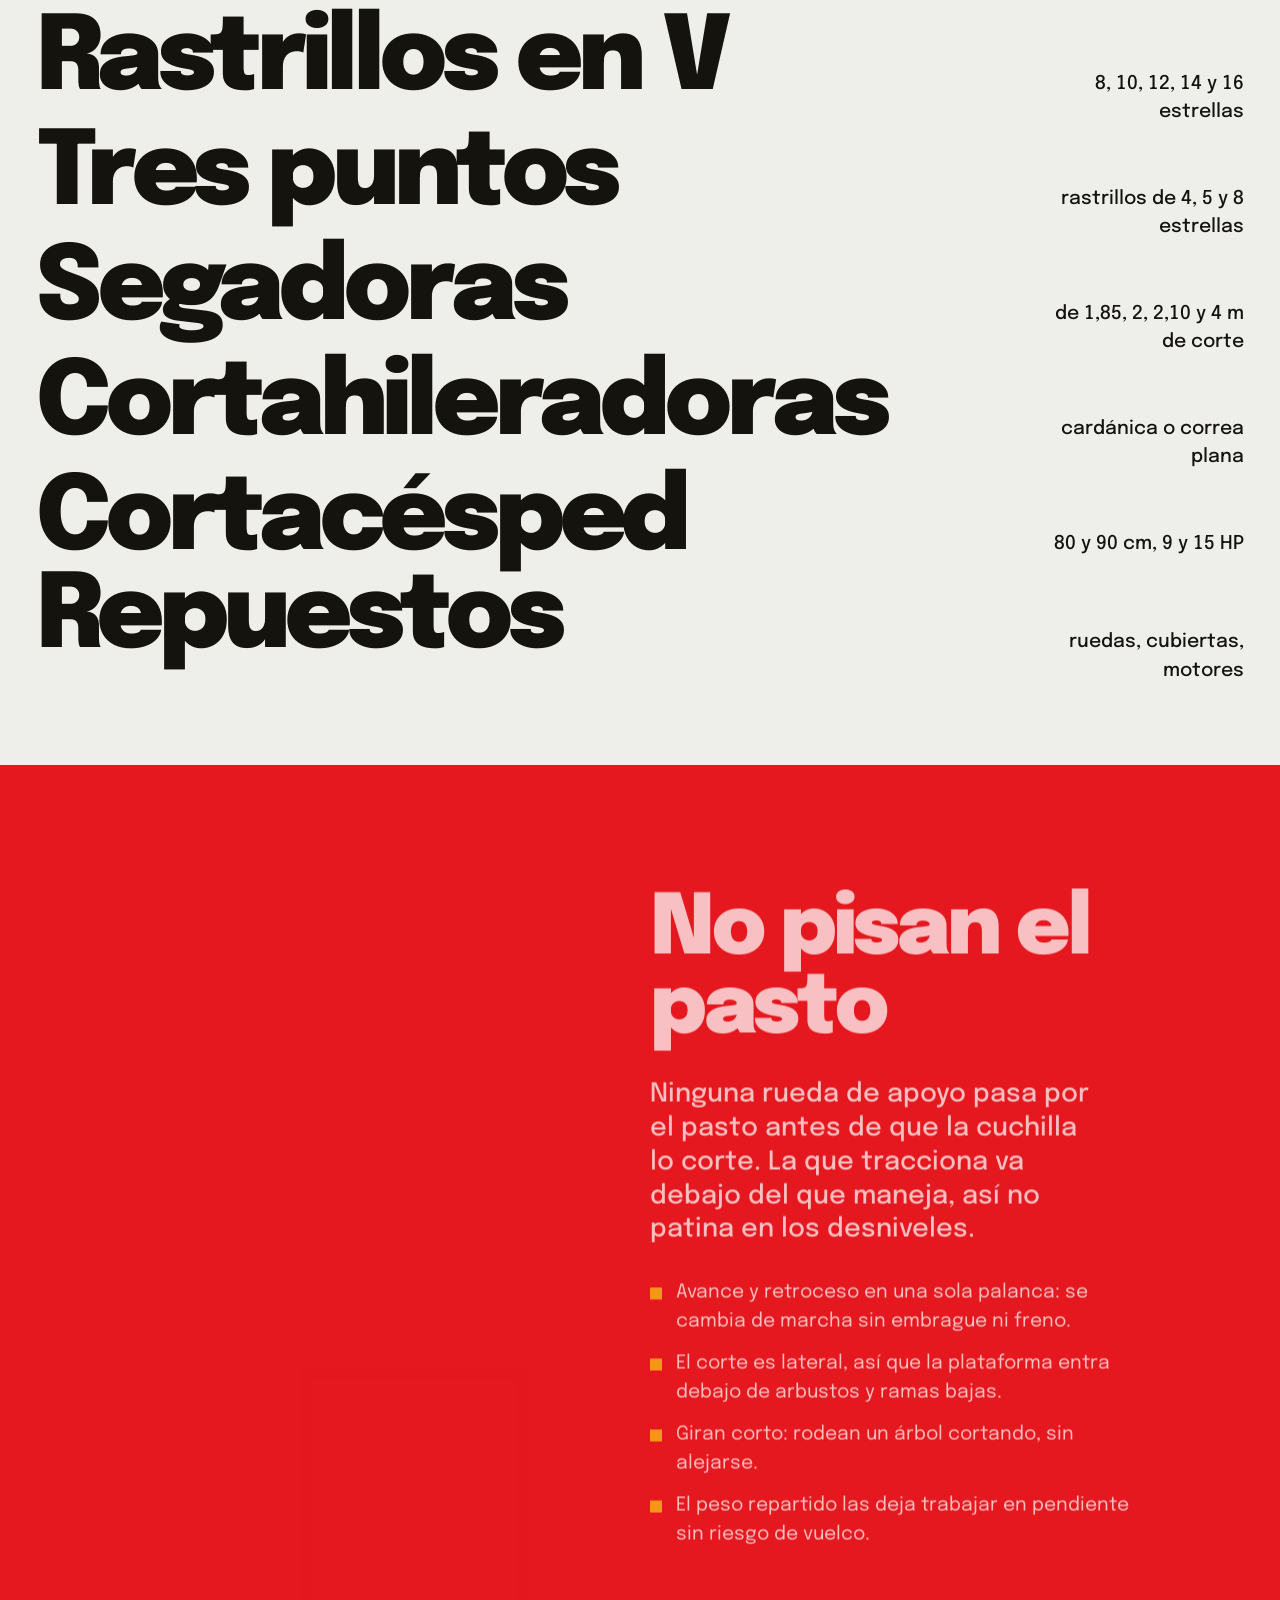
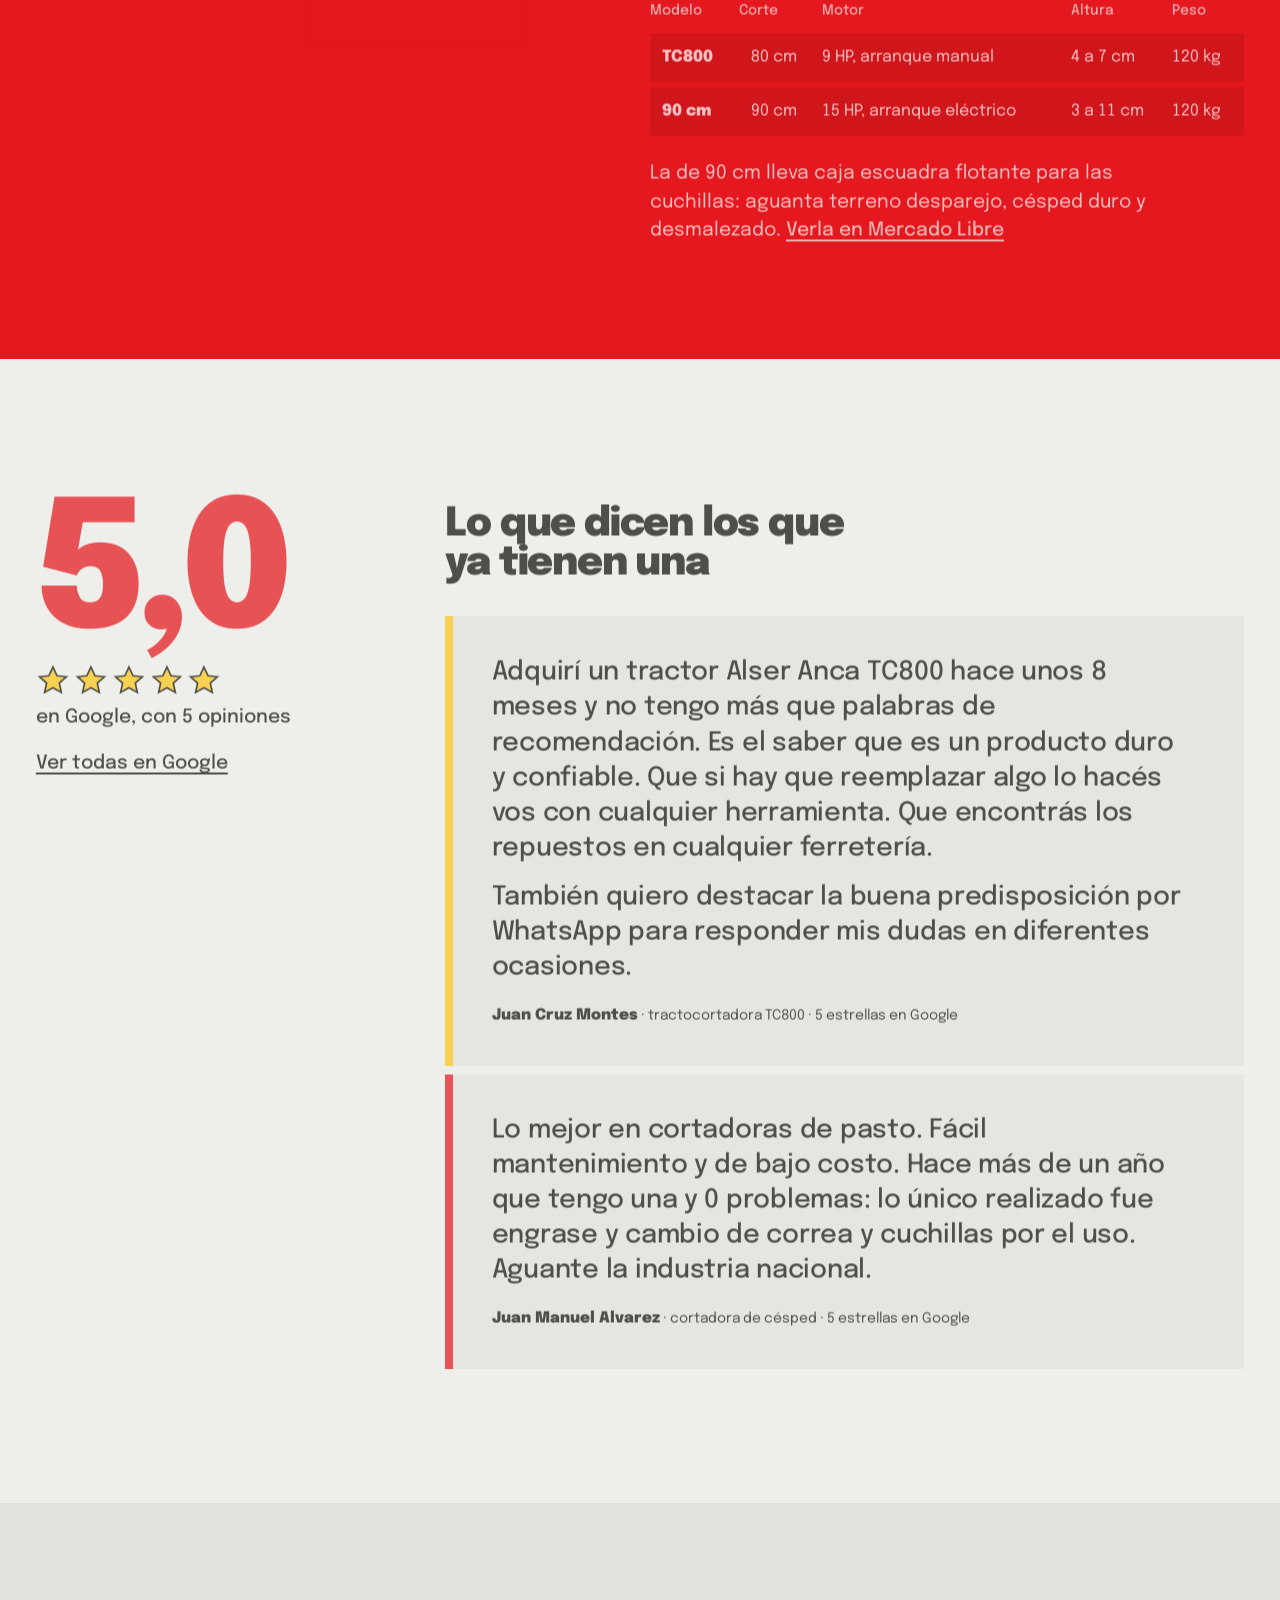
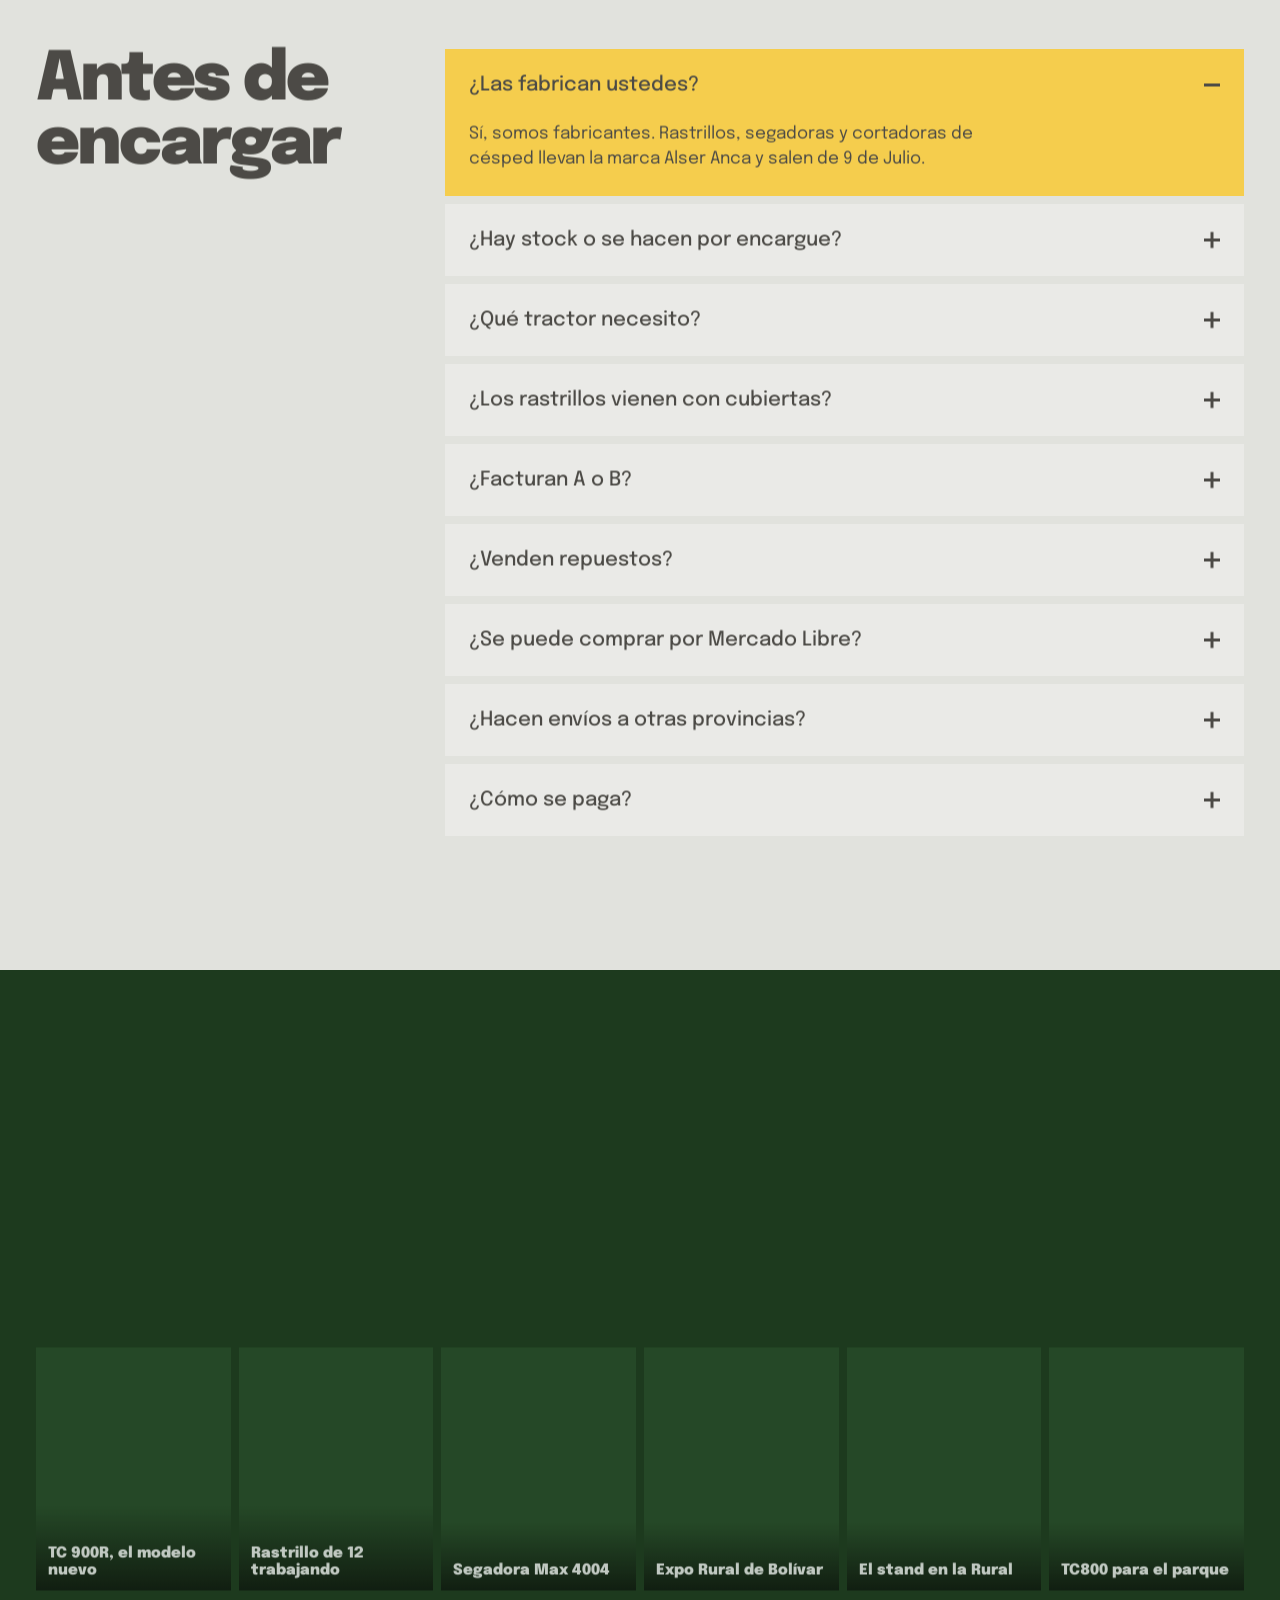
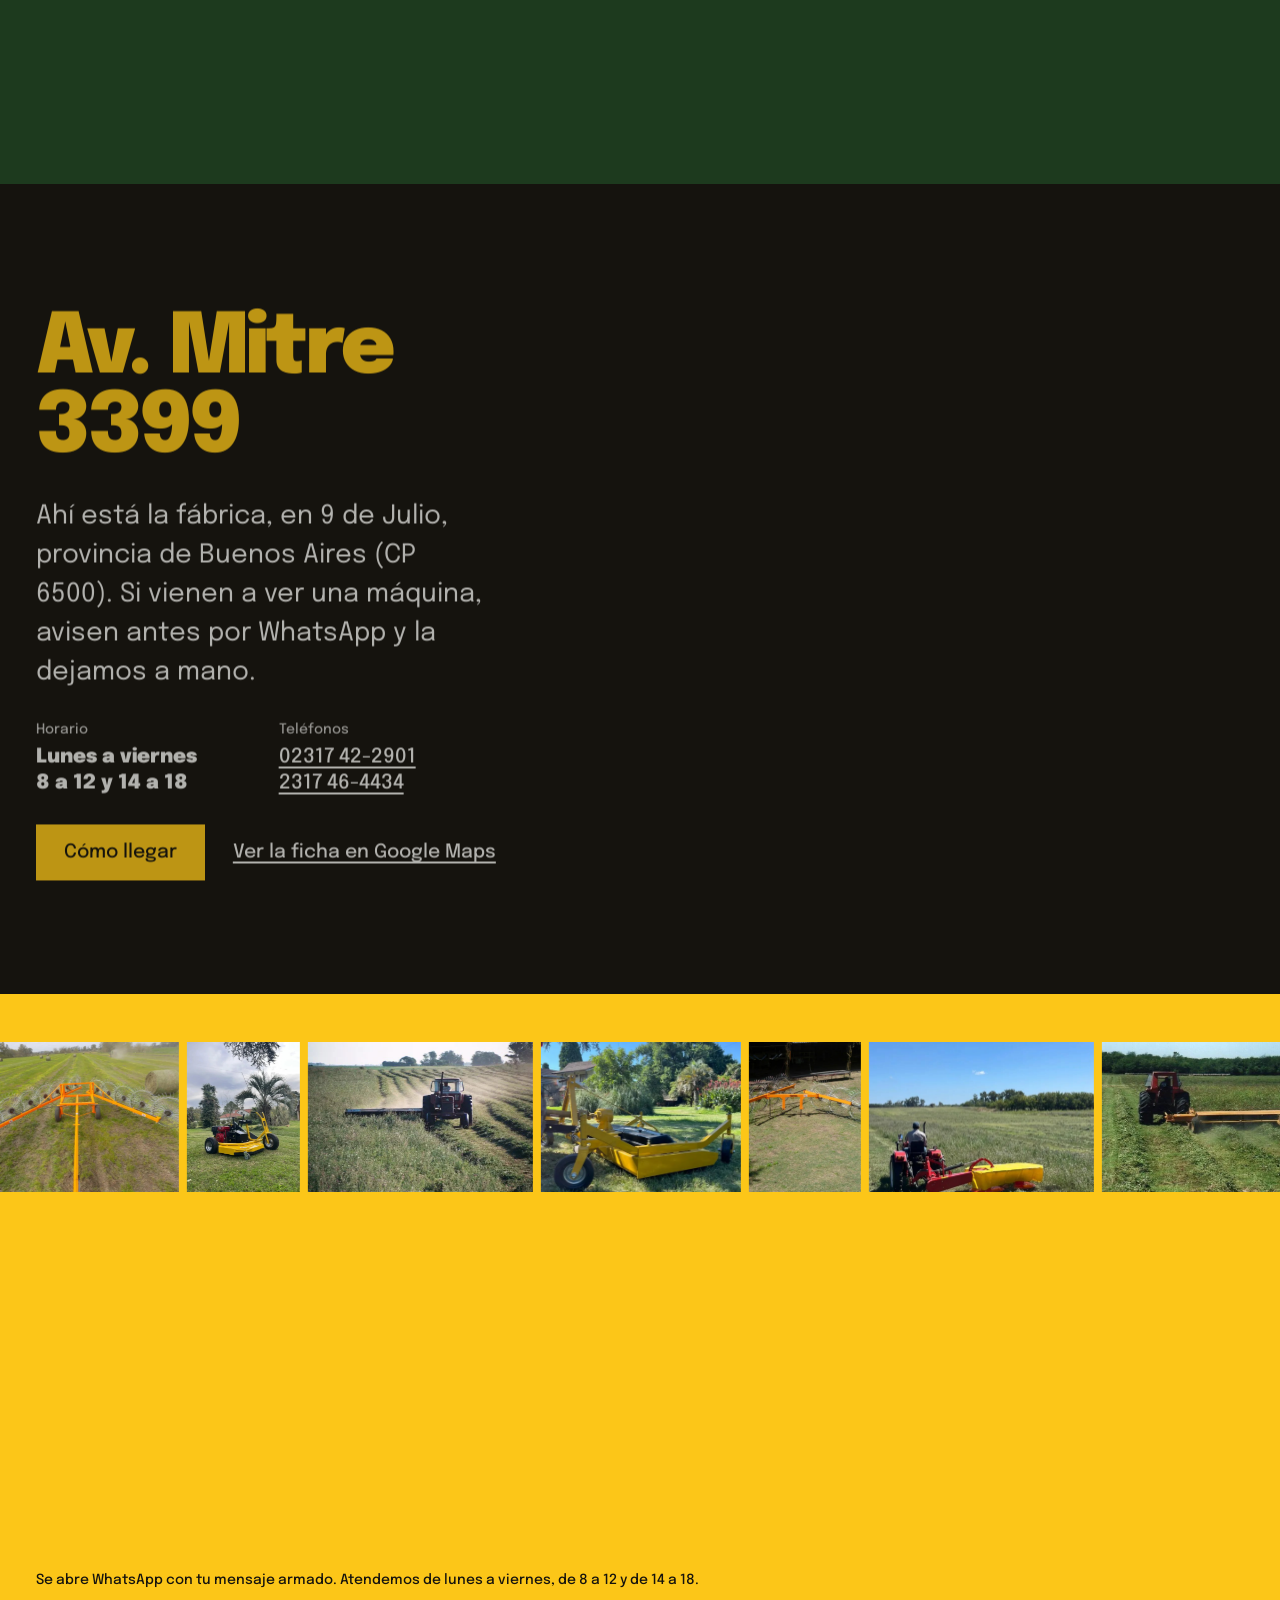
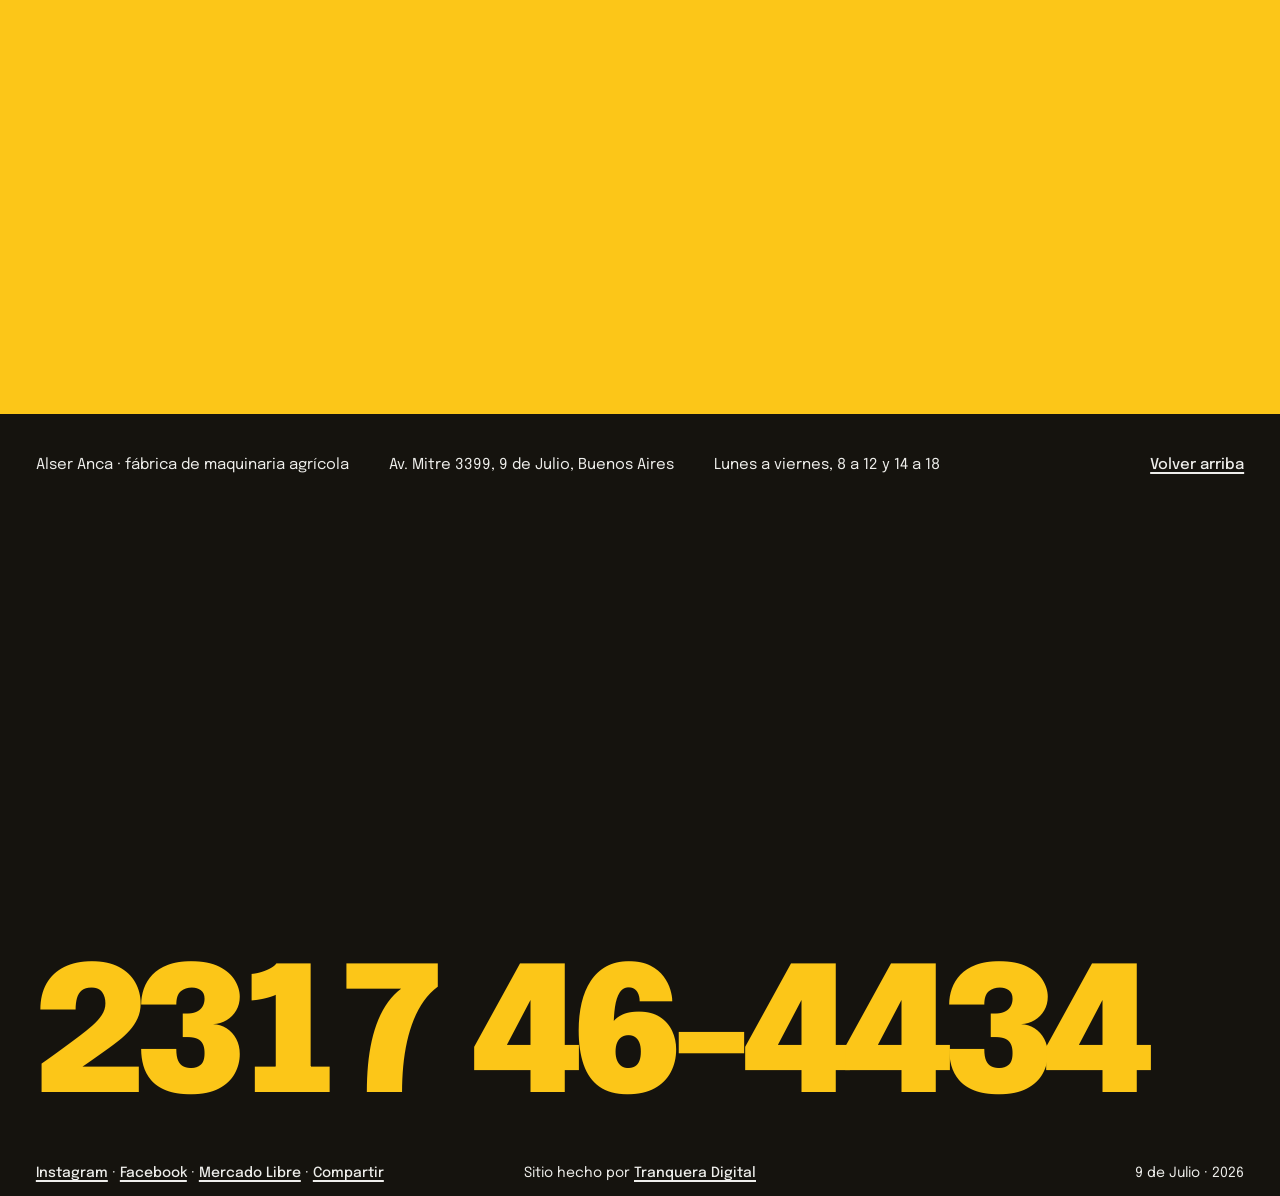
<file: rastrillo_10.html>
<!doctype html><html lang="es-AR"><head><meta charset="utf-8"><title>Alser Anca</title><meta name="robots" content="noindex"><link rel="canonical" href="https://alseranca.com.ar/#rastrillos"><meta http-equiv="refresh" content="0; url=./#rastrillos"></head><body><a href="./#rastrillos">Ir a Alser Anca</a></body></html>
</file>
<file: styles.css>
/* Alser Anca — "capítulos de color": cada sección es un campo plano
   del color de la pintura de sus máquinas. Una sola familia: Epilogue. */
:root {
  --yellow: #FCC618;   /* amarillo de máquina (logo) */
  --red: #E4181E;      /* rojo de la A */
  --orange: #F27A00;   /* naranja de rastrillo */
  --green: #1D3A1E;    /* pastura */
  --green-2: #2A4F2B;
  --paper: #EEEEEB;
  --paper-2: #E1E2DD;
  --ink: #15130E;
  --ink-2: #2B2820;

  --step-small: clamp(0.8125rem, 0.79rem + 0.1vw, 0.875rem);
  --step-body: clamp(1.0625rem, 1rem + 0.25vw, 1.1875rem);
  --step-lead: clamp(1.25rem, 1.1rem + 0.7vw, 1.625rem);
  --step-head: clamp(2.5rem, 1.2rem + 5vw, 5.5rem);
  --step-giant: clamp(4.5rem, min(15vw, 25svh), 16rem);

  --m: clamp(16px, 2.8vw, 40px);
  --ease: cubic-bezier(.16, 1, .3, 1);
  --r: 0px;
}

*, *::before, *::after { box-sizing: border-box; }
html { overflow-x: clip; scroll-behavior: smooth; -webkit-text-size-adjust: 100%; }
body {
  margin: 0; overflow-x: clip; background: var(--ink); color: var(--ink);
  font-family: "Epilogue", system-ui, sans-serif; font-size: var(--step-body); line-height: 1.5;
}
img, svg, iframe { display: block; max-width: 100%; }
img { height: auto; }
a { color: inherit; }
h1, h2, h3, p, ul, dl, dd, figure { margin: 0; }
ul { padding: 0; list-style: none; }
button, input { font: inherit; color: inherit; }
::selection { background: var(--ink); color: var(--yellow); }
:focus-visible { outline: 3px solid var(--ink); outline-offset: 3px; }
.field--green :focus-visible, .field--red :focus-visible, .field--ink :focus-visible { outline-color: var(--yellow); }
.sr-only { position: absolute; width: 1px; height: 1px; overflow: hidden; clip: rect(0 0 0 0); white-space: nowrap; }
.skip { position: absolute; left: -999px; top: 8px; background: var(--ink); color: var(--yellow); padding: 10px 14px; z-index: 50; }
.skip:focus { left: 8px; }

/* ---------- campos ---------- */
.field { position: relative; padding-inline: var(--m); }
.field--yellow { background: var(--yellow); color: var(--ink); }
.field--orange { background: var(--orange); color: var(--ink); }
.field--green  { background: var(--green); color: var(--paper); }
.field--paper  { background: var(--paper); color: var(--ink); }
.field--paper2 { background: var(--paper-2); color: var(--ink); }
.field--red    { background: var(--red); color: #fff; }
.field--ink    { background: var(--ink); color: var(--paper); }

.h-big { font-weight: 900; font-size: var(--step-head); line-height: .95; letter-spacing: -0.04em; max-width: 16ch; }
.h-sec { font-weight: 900; font-size: clamp(1.75rem, 1.2rem + 1.6vw, 2.5rem); line-height: 1; letter-spacing: -0.03em; }
.h-row { font-weight: 900; font-size: clamp(1.625rem, 1rem + 2vw, 3rem); line-height: 1; letter-spacing: -0.035em; max-width: 20ch; }

.link { text-decoration: underline; text-decoration-thickness: 2px; text-underline-offset: .2em; font-weight: 500; transition: text-decoration-color .2s, color .2s; }
.link:hover { text-decoration-color: transparent; }
button.link { background: none; border: 0; padding: 0; cursor: pointer; }

.btn {
  display: inline-flex; align-items: center; justify-content: center; min-height: 56px; padding: 0 28px;
  font-weight: 500; text-decoration: none; border-radius: var(--r); transition: transform .25s var(--ease), background .2s;
}
.btn--ink { background: var(--ink); color: var(--yellow); }
.btn--ink:hover { background: var(--red); color: #fff; }
.btn:active, .cell:active { transform: translateY(2px); }

/* ---------- barra ---------- */
.bar { display: flex; align-items: center; gap: 24px; padding-top: 22px; font-size: 15px; font-weight: 500; position: relative; z-index: 2; }
.bar__brand { display: flex; align-items: center; gap: 10px; text-decoration: none; font-weight: 900; letter-spacing: -0.02em; font-size: 18px; }
.mark { width: 34px; height: 34px; }
.bar__links { display: flex; gap: 22px; margin-left: auto; }
.bar__links a { text-decoration: none; position: relative; padding-bottom: 4px; }
.bar__links a::after { content: ""; position: absolute; left: 0; right: 0; bottom: 0; height: 2px; background: currentColor; transform: scaleX(0); transform-origin: left; transition: transform .3s var(--ease); }
.bar__links a:hover::after { transform: scaleX(1); }
.bar__cta { background: var(--ink); color: var(--yellow); text-decoration: none; padding: 12px 18px; min-height: 44px; display: inline-flex; align-items: center; transition: background .2s, color .2s; }
.bar__cta:hover { background: var(--red); color: #fff; }

/* ---------- 1. hero: una sola foto entera, el nombre encima ---------- */
.field--photo { background: var(--green); color: #fff; }
.hero { position: relative; isolation: isolate; overflow: hidden; }
.hero__bg { position: absolute; inset: 0; z-index: -2; }
.hero__bg img { width: 100%; height: 100%; object-fit: cover; object-position: 50% 40%; animation: slowzoom 20s var(--ease) both; }
.hero::before { content: ""; position: absolute; inset: 0; z-index: -1; pointer-events: none;
  background: linear-gradient(180deg, rgba(10,12,8,.5) 0%, rgba(10,12,8,0) 18%, rgba(10,12,8,0) 42%, rgba(10,12,8,.72) 66%, rgba(10,12,8,.9) 100%); /* taste-skill-ignore: scrim neutro bajo texto sobre foto */ }
.hero .bar__cta { background: var(--yellow); color: var(--ink); }
.btn--yellow { background: var(--yellow); color: var(--ink); }
.btn--yellow:hover { background: #fff; }
.hero .hero__name { margin-top: auto; color: var(--yellow); }
.hero .line--red { color: #fff; }
@keyframes slowzoom { from { transform: scale(1.1); } to { transform: scale(1); } }
.hero { min-height: 100svh; display: flex; flex-direction: column; padding-bottom: 40px; }
.hero__name {
  font-weight: 900; font-size: var(--step-giant); line-height: .82; letter-spacing: -0.05em;
  margin-top: clamp(40px, 7vh, 96px); margin-left: -0.04em;
}
.line { display: block; overflow: hidden; padding-bottom: .06em; }
.line__in { display: block; }
.line--red { color: var(--red); }
.hero__foot { margin-top: 0; display: grid; grid-template-columns: repeat(12, minmax(0, 1fr)); gap: 0 20px; align-items: end; padding-top: 32px; }
.hero__lead { grid-column: 8 / 13; font-size: var(--step-lead); line-height: 1.3; max-width: 30ch; font-weight: 500; }
.hero__actions { grid-column: 8 / 13; display: flex; flex-wrap: wrap; align-items: center; gap: 14px 28px; margin-top: 24px; }


@media (min-width: 861px) {
  .hero { display: grid; grid-template-columns: minmax(0, 7fr) minmax(0, 5fr); grid-template-rows: auto 1fr auto; column-gap: 40px; }
  .hero .bar { grid-column: 1 / -1; }
  .hero .hero__name { grid-column: 1; grid-row: 3; align-self: end; margin: 0 0 -0.08em -0.04em; }
  .hero .hero__foot { grid-column: 2; grid-row: 3; display: block; padding-top: 0; }
  .hero .hero__lead, .hero .hero__actions { grid-column: auto; }
}

/* ---------- 2. rastrillos ---------- */
.rake { display: grid; grid-template-columns: repeat(2, minmax(0, 1fr)); gap: 40px; padding-block: 80px; min-height: 88svh; }
.rake__plate { align-self: center; }
.rake__plate canvas { display: block; width: 100%; aspect-ratio: 1; background: var(--green); }
.rake__under { display: flex; flex-wrap: wrap; align-items: center; justify-content: space-between; gap: 10px 20px; margin-top: 10px; }
.rake__under .rake__scale { margin-top: 0; }
.modes { display: flex; gap: 6px; }
.modes button { min-height: 44px; padding: 0 16px; border: 0; cursor: pointer; font-weight: 500; font-size: 16px; background: color-mix(in srgb, var(--ink) 12%, var(--orange)); color: var(--ink); transition: background .2s, color .2s; }
.modes button:hover { background: color-mix(in srgb, var(--ink) 24%, var(--orange)); }
.modes button[aria-pressed=true] { background: var(--ink); color: var(--orange); }
.rake__scale { font-size: var(--step-small); margin-top: 10px; font-weight: 500; }
.rake__side { display: flex; flex-direction: column; justify-content: space-between; gap: 32px; min-width: 0; }
.tabs { display: flex; flex-wrap: wrap; gap: 6px; margin-top: 22px; }
.tabs [role=tab] {
  min-width: 52px; min-height: 48px; padding: 0 12px; border: 0; cursor: pointer; font-weight: 900; font-size: 18px;
  background: color-mix(in srgb, var(--ink) 12%, var(--orange)); color: var(--ink); transition: background .2s, color .2s, transform .2s var(--ease);
}
.tabs [role=tab]:hover { background: color-mix(in srgb, var(--ink) 24%, var(--orange)); }
.tabs [role=tab][aria-selected=true] { background: var(--ink); color: var(--orange); }
.rake__width { font-weight: 900; font-size: clamp(4rem, 2rem + 7vw, 9rem); line-height: .85; letter-spacing: -0.05em; font-variant-numeric: tabular-nums; }
.rake__model { font-weight: 900; font-size: var(--step-lead); letter-spacing: -0.02em; margin-top: 14px; }
.rake__desc { max-width: 42ch; margin-top: 12px; }
.rake__rows { max-width: 42ch; margin-top: 10px; font-weight: 500; }
.rake__photo { margin-top: 24px; width: 100%; max-height: 260px; object-fit: contain; object-position: left center; }
.cells { display: grid; grid-template-columns: 1fr 1fr; gap: 8px; }
.cell {
  min-height: 72px; display: flex; align-items: center; justify-content: center; text-align: center; padding: 0 16px;
  font-weight: 500; text-decoration: none; border: 0; border-radius: var(--r); cursor: pointer; transition: background .2s, color .2s, transform .2s var(--ease);
}
.cell--ink { background: var(--ink); color: var(--yellow); }
.cell--ink:hover { background: var(--red); color: #fff; }
.cell--tone { background: color-mix(in srgb, var(--ink) 14%, var(--orange)); color: var(--ink); }
.cell--tone:hover { background: var(--paper); }
.rake__why { grid-column: 1 / -1; display: grid; grid-template-columns: repeat(2, minmax(0, 1fr)); gap: 40px; padding-top: 40px; }
.rake__why p { max-width: 52ch; }

/* svg del rastrillo */

/* ---------- 3. segadoras ---------- */
.feats { padding-block: 0 140px; }
.feats__intro { min-height: 60svh; display: flex; align-items: center; padding-left: calc(35% - var(--m)); }
.feats .h-big { max-width: 11ch; }
.row { display: grid; grid-template-columns: 35% minmax(0, 1fr) auto; gap: 40px; align-items: start; padding-block: 56px; }
.row__text { grid-column: 2; max-width: 46ch; }
.row__text p { margin-top: 16px; }
.row__more { font-size: 16px; }
.row__pic { grid-column: 3; object-fit: cover; }
.row__pic--a { width: 320px; aspect-ratio: 3/2; }
.row__pic--b { width: 300px; aspect-ratio: 3/2; object-fit: contain; background: #fff; }
.row__pic--c { width: 200px; aspect-ratio: 1; object-fit: contain; background: #fff; }
.row__pic--d { width: 240px; aspect-ratio: 4/5; }

/* ---------- 4. cartel ---------- */
.poster { padding-block: 80px; }
.poster__list li + li { margin-top: 0; }
.poster__list a { display: flex; align-items: baseline; justify-content: space-between; gap: 24px; text-decoration: none; }
.poster__w { font-weight: 900; font-size: clamp(2.75rem, 0.5rem + 7.4vw, 8.25rem); line-height: .96; letter-spacing: -0.05em; transition: color .2s; }
.poster__d { font-size: 19px; font-weight: 500; text-align: right; font-variant-numeric: tabular-nums; flex-shrink: 0; max-width: 18ch; }
.poster__list a:hover .poster__w { color: var(--red); }

/* ---------- 5. cortadoras ---------- */
.mow { display: grid; grid-template-columns: repeat(12, minmax(0, 1fr)); gap: 40px 20px; padding-block: 120px; min-height: 90svh; }
.mow__pics { grid-column: 1 / 6; position: relative; min-width: 0; }
.mow__big { width: 100%; aspect-ratio: 4/5; object-fit: cover; }
.mow__small { width: 46%; aspect-ratio: 4/5; object-fit: cover; margin: -28% 0 0 auto; position: relative; border: 10px solid var(--red); }
.mow__text { grid-column: 7 / 13; min-width: 0; }
.mow .h-big { max-width: 9ch; }
.mow__lead { font-size: var(--step-lead); line-height: 1.3; margin-top: 28px; max-width: 30ch; font-weight: 500; }
.mow__points { margin-top: 32px; display: grid; gap: 14px; }
.mow__points li { padding-left: 26px; position: relative; max-width: 46ch; }
.mow__points li::before { content: ""; position: absolute; left: 0; top: .45em; width: 12px; height: 12px; background: var(--yellow); }
.specs { width: 100%; border-collapse: collapse; margin-top: 40px; font-size: 16px; font-variant-numeric: tabular-nums; }
.specs th, .specs td { text-align: left; padding: 12px 10px 12px 0; vertical-align: top; }
.specs thead th { font-weight: 500; font-size: var(--step-small); opacity: .9; }
.specs tbody tr { background: rgba(0,0,0,.12); }
.specs tbody tr + tr { border-top: 6px solid var(--red); }
.specs tbody th, .specs tbody td:first-of-type { padding-left: 12px; }
.specs tbody th { font-weight: 900; }
.mow__note { margin-top: 24px; max-width: 48ch; }

/* ---------- 6. preguntas ---------- */
.faq { display: grid; grid-template-columns: repeat(12, minmax(0, 1fr)); gap: 40px 20px; padding-block: 140px; }
.faq__title { grid-column: 1 / 5; align-self: start; position: sticky; top: 40px; font-size: clamp(2.5rem, 1rem + 4vw, 4.5rem); max-width: 9ch; }
.faq__list { grid-column: 5 / 13; display: grid; gap: 8px; }
.faq details { background: var(--paper); border-radius: var(--r); transition: background .25s; }
.faq summary {
  list-style: none; cursor: pointer; min-height: 72px; display: flex; align-items: center; justify-content: space-between; gap: 20px;
  padding: 18px 24px; font-size: 20px; font-weight: 500;
}
.faq summary::-webkit-details-marker { display: none; }
.faq details[open] { background: var(--yellow); }
.pm { flex: 0 0 16px; height: 16px; position: relative; }
.pm::before, .pm::after { content: ""; position: absolute; left: 0; top: 6.5px; width: 16px; height: 3px; background: currentColor; transition: transform .3s var(--ease); }
.pm::after { transform: rotate(90deg); }
.faq details[open] .pm::after { transform: rotate(0deg); }
.faq details p { padding: 0 24px 24px; max-width: 58ch; font-size: 17px; }
.faq summary:hover { color: var(--red); }

/* ---------- 7. contacto ---------- */
.contact { padding-block: 48px 120px; padding-inline: 0; }
.strip { overflow: hidden; }
.strip__track { display: flex; gap: 8px; width: max-content; animation: drift 60s linear infinite; }
.strip__track img { height: 150px; width: auto; object-fit: cover; }
.strip__track img:nth-child(3n+1) { aspect-ratio: 4/3; }
.strip__track img:nth-child(3n+2) { aspect-ratio: 3/4; }
.strip__track img:nth-child(3n) { aspect-ratio: 3/2; }
@keyframes drift { to { transform: translateX(-50%); } }
.contact__body { padding-inline: var(--m); padding-top: 72px; }
.cells--3 { grid-template-columns: repeat(3, minmax(0, 1fr)); margin-top: 40px; }
.cell--input { background: color-mix(in srgb, var(--ink) 10%, var(--yellow)); color: var(--ink); min-height: 96px; font-size: 18px; text-align: center; }
.cell--input::placeholder { color: var(--ink-2); opacity: 1; }
.cell--input:focus { background: var(--paper); outline: none; }
.cells--3 .cell--ink { min-height: 96px; font-size: 18px; }
.contact__small { font-size: var(--step-small); margin-top: 12px; font-weight: 500; }
.contact__grid { display: grid; grid-template-columns: minmax(0, 5fr) minmax(0, 7fr); gap: 40px; margin-top: 80px; align-items: stretch; }
.contact__data { display: grid; gap: 18px; align-content: start; }
.contact__data dt { font-size: var(--step-small); font-weight: 500; }
.contact__data dd { font-size: var(--step-lead); font-weight: 900; letter-spacing: -0.02em; line-height: 1.15; margin-top: 2px; }


/* ---------- 6. opiniones (Google) ---------- */
.revs { display: grid; grid-template-columns: repeat(12, minmax(0, 1fr)); gap: 40px 20px; padding-block: 140px; }
.revs__score { grid-column: 1 / 5; align-self: start; position: sticky; top: 40px; }
.revs__num { font-weight: 900; font-size: clamp(6rem, 3rem + 10vw, 13rem); line-height: .82; letter-spacing: -0.06em; color: var(--red); font-variant-numeric: tabular-nums; }
.revs__stars { display: flex; gap: 4px; margin-top: 14px; }
.revs__stars svg { width: clamp(26px, 1rem + 1.4vw, 38px); height: auto; fill: var(--yellow); stroke: var(--ink); stroke-width: 1.2; }
.revs__meta { font-weight: 500; margin: 6px 0 18px; }
.revs__list { grid-column: 5 / 13; display: grid; gap: 8px; align-content: start; }
.revs__list .h-sec { margin-bottom: 24px; max-width: 18ch; }
.rev { background: var(--paper-2); padding: clamp(24px, 3vw, 44px); border-left: 8px solid var(--yellow); }
.rev + .rev { border-left-color: var(--red); }
.rev blockquote { margin: 0; }
.rev blockquote p { font-size: var(--step-lead); font-weight: 500; line-height: 1.35; letter-spacing: -0.01em; max-width: 46ch; }
.rev blockquote p + p { margin-top: 14px; }
.rev figcaption { margin-top: 20px; font-size: var(--step-small); }
.rev figcaption strong { font-weight: 900; font-size: 1.1em; }

/* ---------- 8. redes ---------- */
.redes { padding-block: 120px; }
.redes__head { display: grid; grid-template-columns: minmax(0, 7fr) minmax(0, 5fr); gap: 40px; align-items: end; margin-bottom: 56px; }
.redes__lead { font-size: var(--step-lead); max-width: 34ch; }
.redes__grid { display: grid; grid-template-columns: repeat(6, minmax(0, 1fr)); gap: 8px; list-style: none; }
.redes__grid a { display: block; position: relative; overflow: hidden; color: #fff; text-decoration: none; background: var(--green-2); }
.redes__grid img { width: 100%; height: auto; aspect-ratio: 4 / 5; object-fit: cover; transition: transform .6s var(--ease); }
.redes__grid a:hover img { transform: scale(1.05); }
.redes__grid span { position: absolute; left: 0; right: 0; bottom: 0; padding: 40px 12px 12px; font-weight: 900; font-size: 15px; line-height: 1.1; background: linear-gradient(0deg, rgba(10,12,8,.85), rgba(10,12,8,0)); /* taste-skill-ignore */ }
.redes__links { margin-top: 8px; }
.cell--yellow { background: var(--yellow); color: var(--ink); font-weight: 900; }
.cell--yellow:hover { background: #fff; }
.cell--line { background: var(--green-2); color: var(--paper); }
.cell--line:hover { background: var(--paper); color: var(--ink); }

/* ---------- 9. ubicación ---------- */
.ubi { display: grid; grid-template-columns: minmax(0, 5fr) minmax(0, 7fr); padding-inline: 0; min-height: 80svh; }
.ubi__text { padding: 120px var(--m); display: flex; flex-direction: column; gap: 28px; }
.ubi .h-big { color: var(--yellow); max-width: 11ch; }
.ubi__lead { font-size: var(--step-lead); max-width: 34ch; }
.ubi__data { display: grid; grid-template-columns: repeat(2, minmax(0, 1fr)); gap: 24px; }
.ubi__data dt { font-size: var(--step-small); font-weight: 500; opacity: .8; }
.ubi__data dd { font-weight: 900; font-size: 20px; line-height: 1.3; margin-top: 4px; }
.ubi__actions { display: flex; flex-wrap: wrap; align-items: center; gap: 16px 28px; margin-top: auto; }
.ubi__map { width: 100%; height: 100%; min-height: 520px; border: 0; filter: grayscale(.35) contrast(1.05); }
.contact__grid--solo { grid-template-columns: minmax(0, 1fr); }
.contact__grid--solo .contact__data { grid-template-columns: repeat(auto-fit, minmax(240px, 1fr)); gap: 28px; }

/* ---------- 11. pie ---------- */
.foot { min-height: 90svh; display: flex; flex-direction: column; padding-block: 40px; }
.foot__top { display: flex; flex-wrap: wrap; gap: 8px 40px; font-size: 15px; }
.foot__up { margin-left: auto; }
.foot__phone {
  margin-top: auto; font-weight: 900; font-size: clamp(3.4rem, 0.5rem + 13vw, 13.5rem); line-height: .9; letter-spacing: -0.05em;
  text-decoration: none; color: var(--yellow); white-space: nowrap; transition: color .2s; font-variant-numeric: tabular-nums;
}
.foot__phone:hover { color: var(--red); }
.foot__meta { display: grid; grid-template-columns: repeat(3, minmax(0, 1fr)); gap: 12px; font-size: 14px; margin-top: 40px; }
.foot__meta p:nth-child(2) { text-align: center; }
.foot__meta p:nth-child(3) { text-align: right; }
.link--light { color: var(--paper); }

/* botón fijo de WhatsApp (solo celular) */
.fab { border: 2px solid var(--yellow);
  position: fixed; right: 14px; bottom: 14px; z-index: 40; display: none; align-items: center; gap: 8px;
  background: var(--ink); color: var(--yellow); text-decoration: none; font-weight: 500; padding: 14px 18px; min-height: 52px;
}
.fab.is-hidden { opacity: 0; transform: translateY(16px); pointer-events: none; }
.fab { transition: opacity .3s, transform .3s var(--ease); }
.fab svg { width: 22px; height: 22px; }

/* ---------- movimiento ---------- */
.js .reveal { opacity: 0; transform: translateY(24px); transition: opacity .7s var(--ease), transform .7s var(--ease); }
.js .reveal.in { opacity: 1; transform: none; }
.js .line__in { transform: translateY(105%); }
.js.loaded .line__in { transform: none; transition: transform .9s var(--ease); }
.js.loaded .line--red .line__in { transition-delay: .11s; }
.js .hero__foot { opacity: 0; transform: translateY(16px); }
.js.loaded .hero__foot { opacity: 1; transform: none; transition: opacity .7s .5s var(--ease), transform .7s .5s var(--ease); }

@media (prefers-reduced-motion: reduce) {
  html { scroll-behavior: auto; }
  .js .reveal, .js .hero__foot { transform: none !important; transition: opacity .6s ease !important; }
  .js .line__in { transform: none; opacity: 0; }
  .js.loaded .line__in { opacity: 1; transition: opacity .6s ease; }
  .strip__track { animation-duration: 240s; }
  .hero__bg img { animation: none; }
}

/* ---------- tablet / celular ---------- */
@media (max-width: 1024px) {
  .redes__grid { grid-template-columns: repeat(3, minmax(0, 1fr)); }
  .row { grid-template-columns: 20% minmax(0, 1fr) auto; gap: 28px; }
  .feats__intro { padding-left: calc(20% + 28px - var(--m)); }
  .row__pic--a { width: 260px; } .row__pic--b { width: 240px; } .row__pic--c { width: 170px; } .row__pic--d { width: 200px; }
}
@media (max-width: 860px) {
  .bar__links { display: none; }
  .bar__cta { margin-left: auto; }
  .hero .hero__name { font-size: 27vw; }
  .hero::before { background: linear-gradient(180deg, rgba(10,12,8,.45) 0%, rgba(10,12,8,0) 16%, rgba(10,12,8,0) 34%, rgba(10,12,8,.8) 56%, rgba(10,12,8,.92) 100%); /* taste-skill-ignore */ }
  .hero__bg img { object-position: 50% 20%; }
  .hero__foot { display: block; }
  .hero__lead { font-size: 19px; }
  .rake { grid-template-columns: minmax(0, 1fr); padding-block: 56px; gap: 28px; }
  .rake__why { grid-template-columns: minmax(0, 1fr); gap: 16px; padding-top: 8px; }
  .rake__photo { max-height: 180px; }
  .feats { padding-bottom: 72px; }
  .feats__intro { min-height: 44svh; padding-left: 0; }
  .feats .h-big { font-size: 11vw; }
  .row { display: block; padding-block: 32px; }
  .row__pic { margin-top: 22px; }
  .row:nth-of-type(3n+1) .row__pic { width: 100%; }
  .row:nth-of-type(3n+2) .row__pic { width: 70%; margin-left: auto; }
  .row:nth-of-type(3n) .row__pic { width: 55%; }
  .poster { padding-block: 64px; }
  .poster__list a { display: block; }
  .poster__w { display: block; font-size: 9.6vw; }
  .poster__d { display: block; text-align: left; font-size: 15px; margin: 6px 0 20px; max-width: none; }
  .mow { display: block; padding-block: 64px; }
  .mow__text { margin-top: 48px; }
  .mow .h-big { font-size: 12vw; }
  .specs { font-size: 14px; }
  .specs th, .specs td { padding-right: 6px; }
  .faq { display: block; padding-block: 72px; }
  .faq__title { position: static; font-size: 11vw; margin-bottom: 28px; max-width: none; }
  .faq summary { font-size: 18px; min-height: 64px; padding: 16px 20px; }
  .faq details p { padding: 0 20px 20px; font-size: 16px; }
  .revs { display: flex; flex-direction: column; gap: 8px; padding-block: 72px; }
  .revs__list { display: contents; }
  .revs__list .h-sec { order: 0; margin-bottom: 8px; }
  .revs__score { order: 1; position: static; margin-bottom: 32px; }
  .rev { order: 2; }
  .revs__list .h-sec { font-size: 8.4vw; }
  .rev { border-left-width: 6px; }
  .redes { padding-block: 72px; }
  .redes__head { grid-template-columns: minmax(0, 1fr); gap: 20px; margin-bottom: 32px; }
  .redes .h-big { font-size: 11vw; }
  .redes__grid { grid-template-columns: repeat(2, minmax(0, 1fr)); }
  .redes__grid span { font-size: 14px; }
  .ubi { display: block; min-height: 0; }
  .ubi__text { padding-block: 72px 40px; }
  .ubi .h-big { font-size: 11vw; }
  .ubi__data { grid-template-columns: minmax(0, 1fr); gap: 16px; }
  .ubi__map { min-height: 340px; display: block; }
  .strip__track img { height: 110px; }
  .contact .h-big { font-size: 11vw; }
  .cells--3 { grid-template-columns: minmax(0, 1fr); }
  .cell--input, .cells--3 .cell--ink { min-height: 60px; }
  .contact__grid { grid-template-columns: minmax(0, 1fr); margin-top: 48px; }
  .foot { min-height: 70svh; padding-bottom: 96px; }
  .foot__top { flex-direction: column; }
  .foot__up { margin-left: 0; }
  .foot__phone { font-size: 15.5vw; }
  .foot__meta { grid-template-columns: minmax(0, 1fr); font-size: 13px; }
  .foot__meta p:nth-child(n) { text-align: left; }
  .fab { display: inline-flex; }
}
@media (max-width: 380px) {
  .cells:not(.cells--3) { grid-template-columns: minmax(0, 1fr); }
  .tabs [role=tab] { min-width: 44px; }
}
</file>
